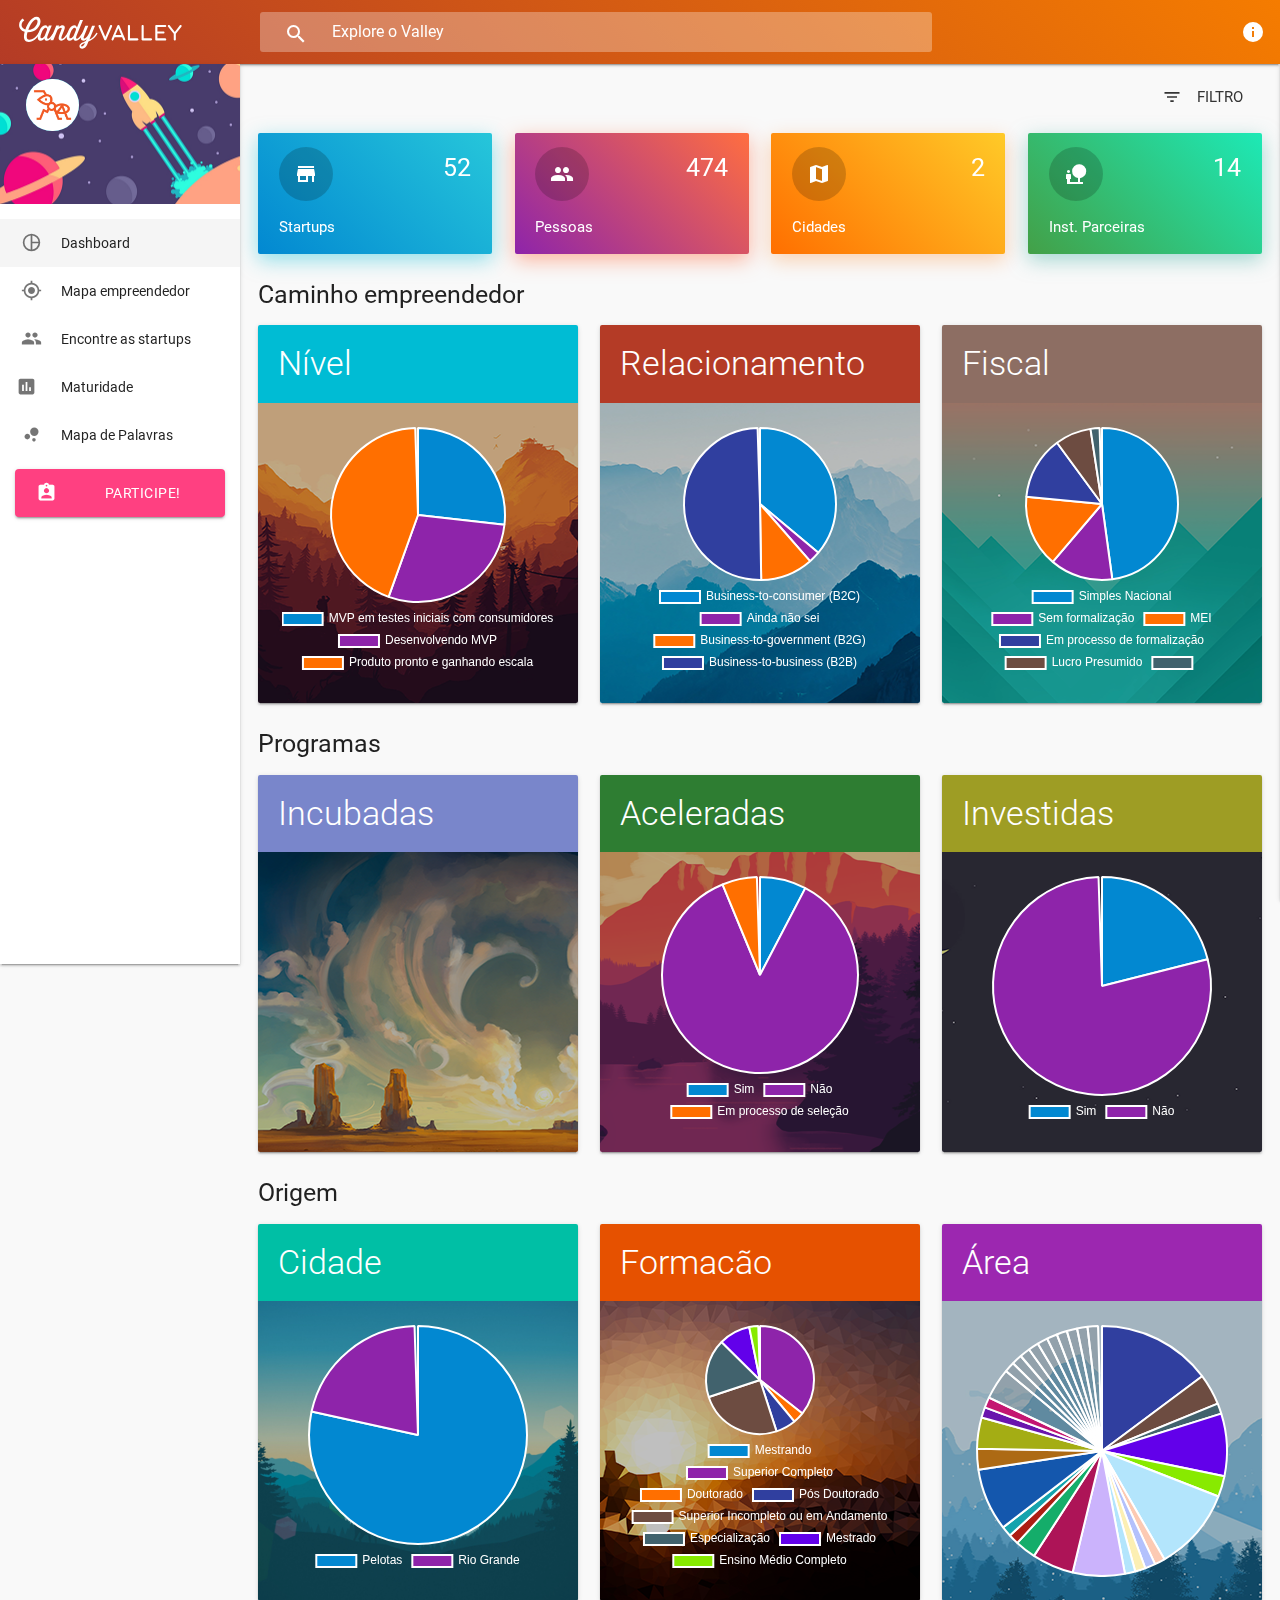
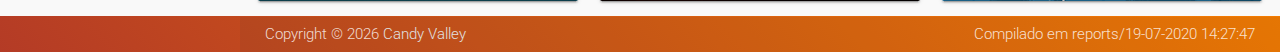
<file: datavalley/index.html>
<!DOCTYPE html>
<html lang="en">
  <!--================================================================================
	Item Name: Materialize - Material Design Admin Template
	Version: 4.0
	Author: PIXINVENT
	Author URL: https://themeforest.net/user/pixinvent/portfolio
  ================================================================================ -->
  <head>
    <meta http-equiv="Content-Type" content="text/html; charset=UTF-8">
    <meta name="viewport" content="width=device-width, initial-scale=1">
    <meta http-equiv="X-UA-Compatible" content="IE=edge">
    <meta name="msapplication-tap-highlight" content="no">
    <meta name="description" content="Candy Valley: O vale empreendedor da região sul">
    <meta name="keywords" content="Candy Valley, Startup, Empreendedorismo, Região Sul, Rio Grande do Sul">
    <title>Candy Valley - Dados do Ecossistema da Região Sul</title>
    <!-- Favicons-->
    <link rel="icon" href="images/favicon/favicon-32x32.png" sizes="32x32">
    <!-- Favicons-->
    <link rel="apple-touch-icon-precomposed" href="images/favicon/apple-icon-152x152.png">
    <!-- For iPhone -->
    <meta name="msapplication-TileColor" content="#00bcd4">
    <meta name="msapplication-TileImage" content="images/favicon/apple-icon-114x114.png">

    <script async src="https://www.googletagmanager.com/gtag/js?id=UA-15017193-10"></script>

    <!-- For Windows Phone -->
    <!-- CORE CSS-->
    <link href="css//materialize.css" type="text/css" rel="stylesheet">
    <link href="css//style.css" type="text/css" rel="stylesheet">
    <link href="css//chart.min.css" type="text/css" rel="stylesheet">
    <!-- Custome CSS-->
    <link href="css/custom/custom.css" type="text/css" rel="stylesheet">
    <!-- INCLUDED PLUGIN CSS ON THIS PAGE -->
    <link href="vendors/perfect-scrollbar/perfect-scrollbar.css" type="text/css" rel="stylesheet">
    <link href="vendors/flag-icon/css/flag-icon.min.css" type="text/css" rel="stylesheet">
  </head>
  <body>
    <!-- Start Page Loading -->
    <div id="loader-wrapper">
      <div id="loader"></div>
      <div class="loader-section section-left"></div>
      <div class="loader-section section-right"></div>
    </div>
    <!-- End Page Loading -->
    <!-- //////////////////////////////////////////////////////////////////////////// -->
    <!-- START HEADER -->
    <header id="header" class="page-topbar">
      <!-- start header nav-->
      <div class="navbar-fixed">
        <nav class="navbar-color gradient-45deg-deep-orange-orange">
          <div class="nav-wrapper">
            <ul class="left">
              <li>
                <h1 class="logo-wrapper">
                  <a href="index.html" class="brand-logo darken-1">
                    <img src="images/logo/candy_valley_white.svg" alt="materialize logo">
                  </a>
                </h1>
              </li>
            </ul>
            <div class="header-search-wrapper hide-on-med-and-down">
              <i class="material-icons">search</i>
              <input id="searchvalley" type="text" name="Search" class="header-search-input z-depth-2" placeholder="Explore o Valley" />
            </div>
            <ul class="right hide-on-med-and-down">
              <li>
                <a href="#" data-activates="chat-out" class="waves-effect waves-block waves-light chat-collapse">
                  <i class="material-icons">info</i>
                </a>
              </li>
            </ul>
          </div>
        </nav>
      </div>
      <!-- end header nav-->
    </header>
    <!-- END HEADER -->
    <!-- //////////////////////////////////////////////////////////////////////////// -->
    <!-- START MAIN -->
    <div id="main">
      <!-- START WRAPPER -->
      <div class="wrapper">
        <!-- START LEFT SIDEBAR NAV-->
        <aside id="left-sidebar-nav">
          <ul id="slide-out" class="side-nav fixed leftside-navigation">
            <li class="user-details cyan darken-2">
              <div class="row">
                <div class="col col s4 m4 l4">
                  <img src="images/favicon/apple-icon-precomposed.png" alt="" class="circle responsive-img valign profile-image cyan">
                </div>
                <div class="col s12" style="height: 56px">

                </div>
              </div>
            </li>
            <li class="no-padding">
              <ul class="collapsible" data-collapsible="accordion">
                <li class="bold active">
                  <a href="index.html" class="waves-effect waves-cyan">
                      <i class="material-icons">pie_chart_outlined</i>
                      <span class="nav-text">Dashboard</span>
                    </a>
                </li>
                <li class="bold">
                  <a href="startup_map.html" class="waves-effect waves-cyan">
                    <i class="material-icons">my_location</i>
                    <span class="nav-text">Mapa empreendedor</span>
                  </a>
                </li>
                <li class="bold">
                  <a href="startup_lista.html" class="waves-effect waves-cyan">
                    <i class="material-icons">people</i>
                    <span class="nav-text">Encontre as startups</span>
                  </a>
                </li>
                <li class="bold">
                  <a href="startup_maturidade.html" class="waves-effect waves-cyan">
                    <i class="material-icons">insert_chart_outlined</i>
                    <span class="nav-text">Maturidade</span>
                  </a>
                </li>
                <li class="bold">
                  <a href="startup_word_cloud.html" class="waves-effect waves-cyan">
                    <i class="material-icons">bubble_chart</i>
                    <span class="nav-text">Mapa de Palavras</span>
                  </a>
                </li>
                <li>
                  <a class="btn waves-effect waves-light" href="http://candyvalley.com.br/#pricing" target="_blank">
                    <i class="material-icons white-text">assignment_ind</i>Participe!
                  </a>
                </li>
              </ul>
            </li>
          </ul>
          <a href="#" data-activates="slide-out" class="sidebar-collapse btn-floating btn-medium waves-effect waves-light hide-on-large-only" style="background-color: transparent;box-shadow: none">
            <i class="material-icons">menu</i>
          </a>
        </aside>
        <!-- END LEFT SIDEBAR NAV-->
        <!-- //////////////////////////////////////////////////////////////////////////// -->
        <!-- START CONTENT -->
        <section id="content">
          <!--start container-->
          <div class="container">
            <!--card stats start-->

            <div class="filters">
              <div class="row" style="padding-top: 15px;">
                <div class="right">
                  <a class="waves-effect waves-light btn-flat" onclick="filter_clicked()"><i class="material-icons left">filter_list</i> Filtro</a>
                </div>
              </div>
              <div id="filter_itens" class="row" style="display: none">
                <div class="input-field col s2">
                  <select id="filter_cities">
                    <option value="all" selected>Todas</option>
                    <option value="pelotas">Pelotas</option>
                    <option value="riogrande">Rio Grande</option>
                  </select>
                  <label>Cidades</label>
                </div>
                <div class="input-field col s2">
                  <select id="filter_incubators">
                    <option value="all" selected>Todas</option>
                    <option value="sim">Sim</option>
                    <option value="no">Não</option>
                  </select>
                  <label>Já foi incubada</label>
                </div>
                <div class="input-field col s2">
                  <select id="filter_investment">
                    <option value="all" selected>Todas</option>
                    <option value="yes">Sim</option>
                    <option value="no">Não</option>
                  </select>
                  <label>Já teve investimento</label>
                </div>
                <div class="input-field col s2">
                  <select id="filter_accelerated">
                    <option value="all" selected>Todas</option>
                    <option value="yes">Sim</option>
                    <option value="no">Não</option>
                  </select>
                  <label>Já foi acelerada</label>
                </div>
                <div class="input-field col s2">
                  <select multiple id="filter_relationship">
                    <option value="all" selected>Todas</option>
                    <option value="b2g">B2G</option>
                    <option value="b2b">B2B</option>
                    <option value="b2c">B2C</option>
                  </select>
                  <label>Relação de negócio</label>
                </div>
              </div>
            </div>

            <div id="card-stats">
              <div class="row mt-1">
                <div class="col s12 m6 l3">
                  <div class="card gradient-45deg-light-blue-cyan gradient-shadow min-height-100 white-text">
                    <div class="padding-4">
                      <div class="col s7 m7">
                        <i class="material-icons background-round mt-5">store_mall_directory</i>
                        <p>Startups</p>
                      </div>
                      <div class="col s5 m5 right-align">
                        <h5 id="number_startups" class="mb-0">690</h5>
                        <p class="no-margin"></p>
                        <p></p>
                      </div>
                    </div>
                  </div>
                </div>
                <div class="col s12 m6 l3">
                  <div class="card gradient-45deg-purple-deep-orange gradient-shadow min-height-100 white-text">
                    <div class="padding-4">
                      <div class="col s7 m7">
                        <i class="material-icons background-round mt-5">people</i>
                        <p>Pessoas</p>
                      </div>
                      <div class="col s5 m5 right-align">
                        <h5 id="number_statups_people" class="mb-0">483</h5>
                        <p class="no-margin"></p>
                        <p></p>
                      </div>
                    </div>
                  </div>
                </div>
                <div class="col s12 m6 l3">
                  <div class="card gradient-45deg-amber-amber gradient-shadow min-height-100 white-text">
                    <div class="padding-4">
                      <div class="col s7 m7">
                        <i class="material-icons background-round mt-5">map</i>
                        <p>Cidades</p>
                      </div>
                      <div class="col s5 m5 right-align">
                        <h5 id="number_cities" class="mb-0">25</h5>
                        <p class="no-margin"></p>
                        <p></p>
                      </div>
                    </div>
                  </div>
                </div>
                <div class="col s12 m6 l3">
                  <div class="card gradient-45deg-green-teal gradient-shadow min-height-100 white-text">
                    <div class="padding-4">
                      <div class="col s7 m7">
                        <i class="material-icons background-round mt-5">nature_people</i>
                        <p>Inst. Parceiras</p>
                      </div>
                      <div class="col s5 m5 right-align">
                        <h5 class="mb-0">14</h5>
                        <p class="no-margin"></p>
                        <p></p>
                      </div>
                    </div>
                  </div>
                </div>
              </div>
            </div>

            <!--card widgets start-->
            <div id="card-widgets">
              <div class="row">

                <div class="col s12">
                  <h5>Caminho empreendedor</h5>
                </div>

                <div class="col s12 m12 l4">
                  <div id="flight-card" class="card">
                    <div class="card-header cyan">
                      <div class="card-title">
                        <h4 class="flight-card-title">Nível</h4>
                      </div>
                    </div>
                    <div class="card-content-bg white-text" style="background: url(images/gallary/8.png) no-repeat center center;">
                      <div class="card-content" style="min-height: 300px;">
                        <canvas id="chart-area-levels"></canvas>
                      </div>
                    </div>
                  </div>
                </div>

                <div class="col s12 m12 l4">
                  <div id="flight-card" class="card">
                    <div class="card-header candy_background_color" >
                      <div class="card-title">
                        <h4 class="flight-card-title">Relacionamento</h4>
                      </div>
                    </div>
                    <div class="card-content-bg white-text" style="background: url(images/gallary/24.png) no-repeat center center;">
                      <div class="card-content" style="min-height: 300px;">
                        <canvas id="chart-area-relationships"></canvas>
                      </div>
                    </div>
                  </div>
                </div>

                <div class="col s12 m12 l4">
                  <div id="flight-card" class="card">
                    <div class="card-header brown lighten-1">
                      <div class="card-title">
                        <h4 class="flight-card-title">Fiscal</h4>
                      </div>
                    </div>
                    <div class="card-content-bg white-text" style="background: url(images/gallary/26.png) no-repeat center center;">
                      <div class="card-content" style="min-height: 300px;">
                        <canvas id="chart-area-taxs"></canvas>
                      </div>
                    </div>
                  </div>
                </div>

                <div class="col s12">
                  <h5>Programas</h5>
                </div>

                <div class="col s12 m12 l4">
                  <div id="flight-card" class="card">
                    <div class="card-header indigo lighten-2">
                      <div class="card-title">
                        <h4 class="flight-card-title">Incubadas</h4>
                      </div>
                    </div>
                    <div class="card-content-bg white-text" style="background: url(images/gallary/5.png) no-repeat center center;">
                      <div class="card-content" style="min-height: 300px;">
                        <canvas id="chart-area-incubutors"></canvas>
                      </div>
                    </div>
                  </div>
                </div>

                <div class="col s12 m12 l4">
                  <div id="flight-card" class="card">
                    <div class="card-header green darken-3">
                      <div class="card-title">
                        <h4 class="flight-card-title">Aceleradas</h4>
                      </div>
                    </div>
                    <div class="card-content-bg white-text" style="background: url(images/gallary/13.png) no-repeat center center;">
                      <div class="card-content" style="min-height: 300px;">
                        <canvas id="chart-area-accelerateds"></canvas>
                      </div>
                    </div>
                  </div>
                </div>

                <div class="col s12 m12 l4">
                  <div id="flight-card" class="card">
                    <div class="card-header lime darken-3">
                      <div class="card-title">
                        <h4 class="flight-card-title">Investidas</h4>
                      </div>
                    </div>
                    <div class="card-content-bg white-text" style="background: url(images/gallary/32.png) no-repeat center center;">
                      <div class="card-content" style="min-height: 300px;">
                        <canvas id="chart-area-investiments"></canvas>
                      </div>
                    </div>
                  </div>
                </div>

                <div class="col s12">
                  <h5>Origem</h5>
                </div>

                <div class="col s12 m12 l4">
                  <div id="flight-card" class="card">
                    <div class="card-header teal accent-4">
                      <div class="card-title">
                        <h4 class="flight-card-title">Cidade</h4>
                        <!-- <p class="flight-card-date">Origem das startups</p>-->
                      </div>
                    </div>
                    <div class="card-content-bg white-text">
                      <div class="card-content" style="min-height: 300px;">
                        <canvas id="chart-area-cities"></canvas>
                      </div>
                    </div>
                  </div>
                </div>

                <div class="col s12 m12 l4">
                  <div id="flight-card" class="card">
                    <div class="card-header orange darken-4">
                      <div class="card-title">
                        <h4 class="flight-card-title">Formacão</h4>
                      </div>
                    </div>
                    <div class="card-content-bg white-text" style="background: url(images/gallary/16.png) no-repeat center center;">
                      <div class="card-content" style="min-height: 300px;">
                        <canvas id="chart-area-educations"></canvas>
                      </div>
                    </div>
                  </div>
                </div>

                <div class="col s12 m12 l4">
                  <div id="flight-card" class="card">
                    <div class="card-header purple">
                      <div class="card-title">
                        <h4 class="flight-card-title">Área</h4>
                      </div>
                    </div>
                    <div class="card-content-bg white-text" style="background: url(images/gallary/29.png) no-repeat center center;">
                      <div class="card-content" style="min-height: 300px;">
                        <canvas id="chart-area-models"></canvas>
                      </div>
                    </div>
                  </div>
                </div>

              </div>
            </div>
            <!--card widgets end-->

            <!--work collections start-->

            <!--work collections end-->
            
            <!-- //////////////////////////////////////////////////////////////////////////// -->
          </div>
          <!--end container-->
        </section>
        <!-- END CONTENT -->
        <!-- START RIGHT SIDEBAR NAV-->
        <aside id="right-sidebar-nav">
          <ul id="chat-out" class="side-nav rightside-navigation">
            <li class="li-hover">
              <div class="row">
                <div class="col s12 border-bottom-1 mt-5">
                  <ul class="tabs">
                    <li class="tab col s4">
                      <a href="#chatapp">
                        <span class="material-icons">info</span>
                      </a>
                    </li>
                  </ul>
                </div>
                <div id="chatapp" class="col s12">
                  <div class="collection border-none">
                    <a href="#!" class="collection-item avatar border-none">
                      <img src="images/favicon/apple-icon-114x114.png" alt="" class="circle">
                      <span class="line-height-0 candy_color">Filtros de Startups </span>
                      <p class="medium-small blue-grey-text text-lighten-3">Utilize os filtros para ver dados apenas de cidades etc. </p>
                    </a>
                  </div>
                  <div class="collection border-none">
                    <a href="#!" class="collection-item avatar border-none">
                      <img src="images/favicon/apple-icon-114x114.png" alt="" class="circle">
                      <span class="line-height-0 candy_color">Atualizacão de dados </span>
                      <p class="medium-small blue-grey-text text-lighten-3">Acompanhe no rodapé a última atualização dos dados. </p>
                    </a>
                  </div>
                </div>
              </div>
            </li>
          </ul>
        </aside>
        <!-- END RIGHT SIDEBAR NAV-->
      </div>
      <!-- END WRAPPER -->
    </div>
    <!-- END MAIN -->
    <!-- //////////////////////////////////////////////////////////////////////////// -->
    <!-- START FOOTER -->
    <footer class="page-footer gradient-45deg-deep-orange-orange">
        <div class="footer-copyright">
          <div class="container">
            <span>Copyright ©
              <script type="text/javascript">
                document.write(new Date().getFullYear());
              </script> <a class="grey-text text-lighten-2" href="http://candyvalley.com.br" target="_blank">Candy Valley</a></span>
              <span class="right hide-on-small-only"> Compilado em <span id="compiled_at">27 de Nov. 2019</span>
          </div>
        </div>
    </footer>
    <!-- END FOOTER -->
    <!-- ================================================
    Scripts
    ================================================ -->
    <!-- jQuery Library -->
    <script type="text/javascript" src="vendors/jquery-3.2.1.min.js"></script>
    <!--materialize js-->
    <script type="text/javascript" src="js/materialize.min.js"></script>
    <!--scrollbar-->
    <script type="text/javascript" src="vendors/perfect-scrollbar/perfect-scrollbar.min.js"></script>
    <!--plugins.js - Some Specific JS codes for Plugin Settings-->
    <script type="text/javascript" src="js/plugins.js"></script>
    <script type="text/javascript" src="js/chart.min.js"></script>

    <!--custom-script.js - Add your own theme custom JS-->
    <script type="text/javascript" src="js/custom-script.js"></script>

  </body>
</html>
</file>
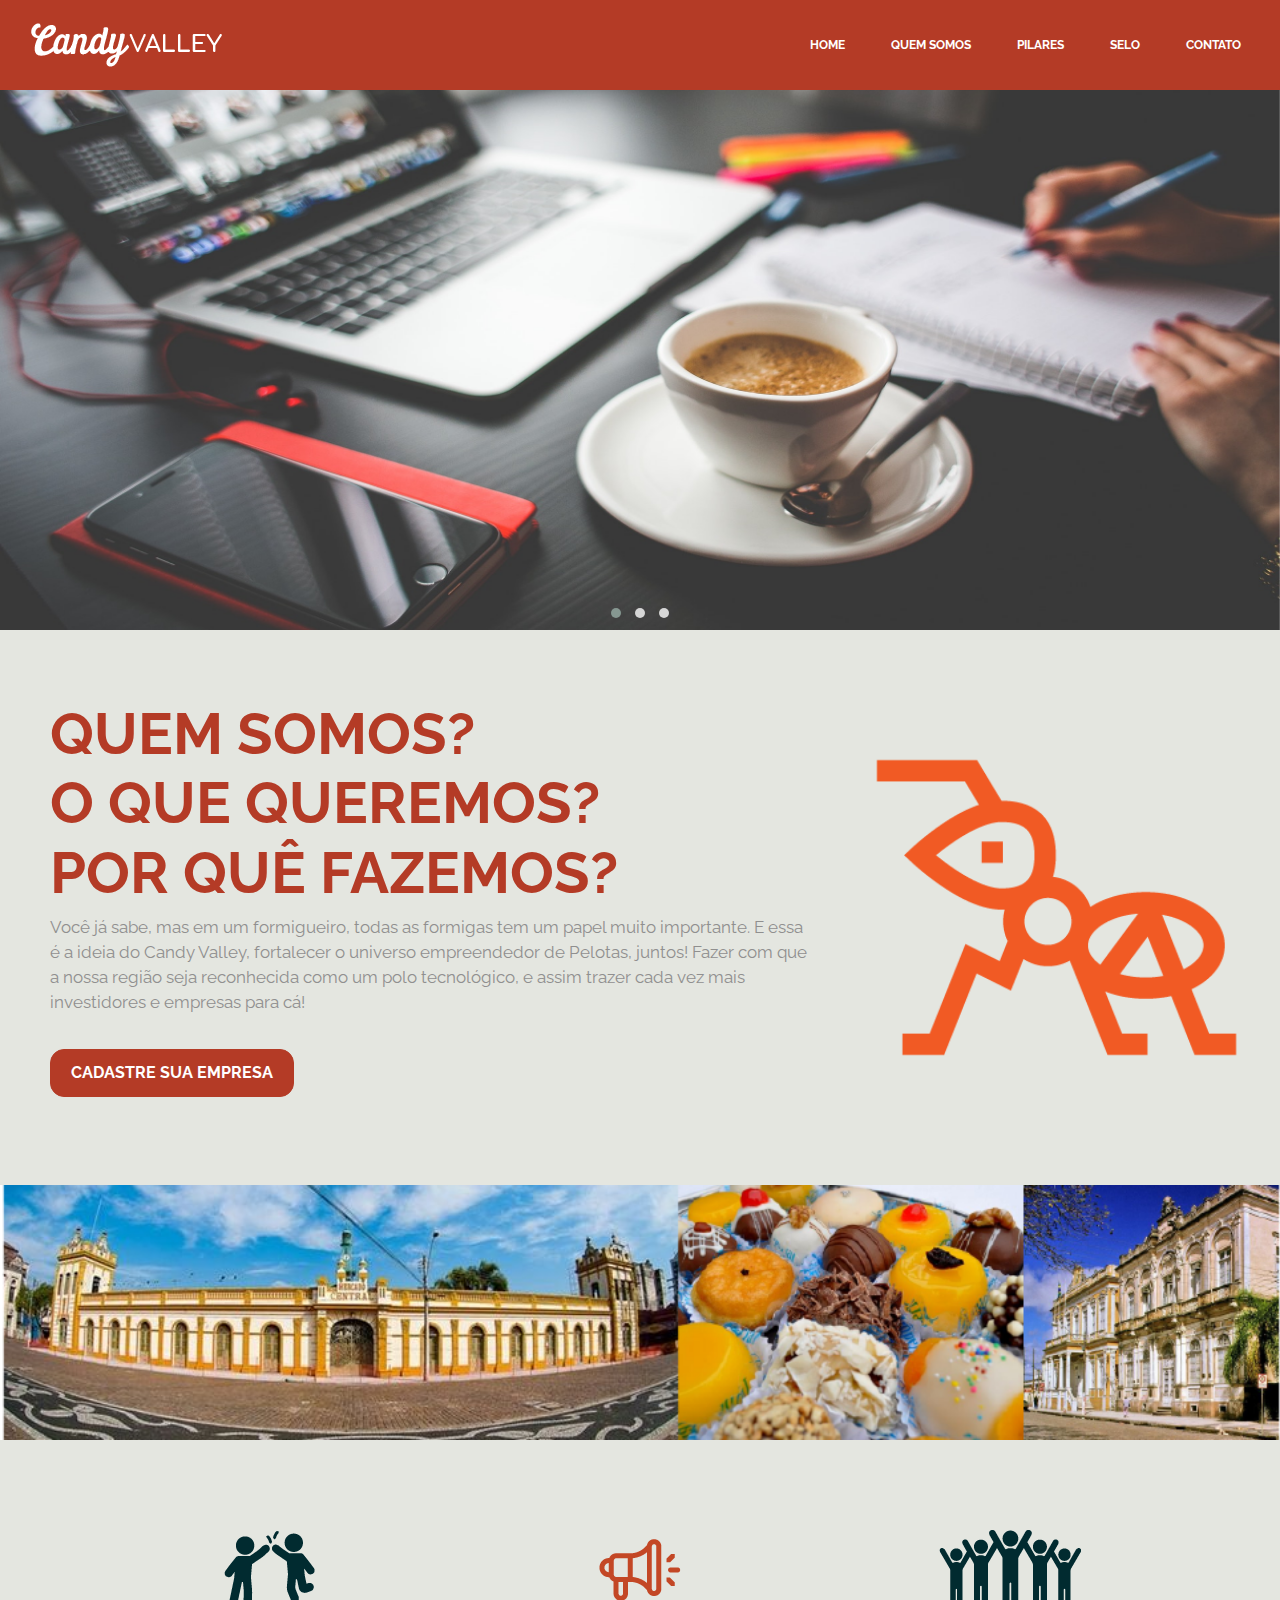
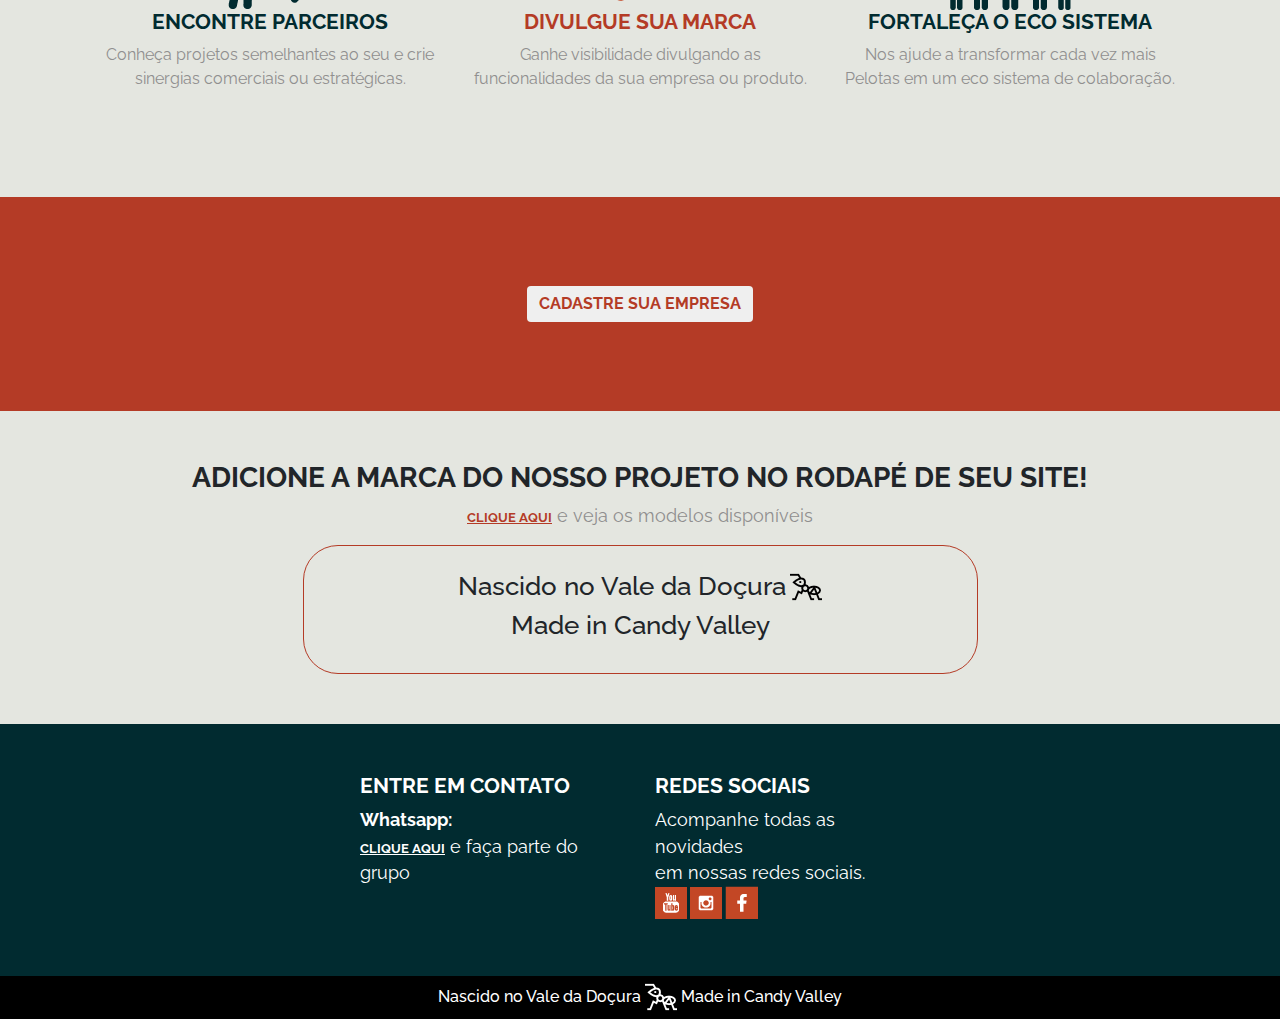
<file: sources/site_old/index.html>
<!DOCTYPE html>
<html lang="pt_br">

<head>
    <meta charset="UTF-8">
    <meta name="viewport" content="width=device-width, initial-scale=1.0">
    <meta http-equiv="X-UA-Compatible" content="ie=edge">
    <link rel="stylesheet" href="https://maxcdn.bootstrapcdn.com/bootstrap/4.1.0/css/bootstrap.min.css">
    <link rel="stylesheet" href="plugins/owl-carousel/css/owl.carousel.min.css">
    <link rel="stylesheet" href="plugins/owl-carousel/css/owl.theme.default.min.css">
    <link href="https://fonts.googleapis.com/css?family=Raleway:300,400,600,700" rel="stylesheet">
    <link rel="stylesheet" href="https://use.fontawesome.com/releases/v5.2.0/css/all.css" integrity="sha384-hWVjflwFxL6sNzntih27bfxkr27PmbbK/iSvJ+a4+0owXq79v+lsFkW54bOGbiDQ"
        crossorigin="anonymous">
    <link rel="stylesheet" href="css/main.css">
    <meta name="description" content="Você já sabe, mas em um formigueiro, todas as formigas tem um papel muito importante. E essa é a ideia do Candy Valley, fortalecer o universo empreendedor de Pelotas, juntos! Fazer com que a nossa região seja reconhecida como um polo tecnológico, e assim trazer cada vez mais investidores e empresas para cá!" />
    <meta name="keywords" content="Pelotas, Tecnologia, candyvalley, candyvalley pelotas, parque tecnologico"/>
    <script src="js/jquery-3.3.1.min.js"></script>
    <script async src="https://www.googletagmanager.com/gtag/js?id=UA-15017193-10"></script>


    <title>CandyValley</title>
</head>

<body id="home">
    <div class="pos-f-t responsive">
        <nav class="navbar bgorange">
            <a class="navbar-brand" href="#">
                <img src="image/site-02.png">
            </a>
            <button class="navbar-toggler bgwhite" type="button" data-toggle="collapse" data-target="#navbarToggleExternalContent"
                aria-controls="navbarToggleExternalContent" aria-expanded="false" aria-label="Toggle navigation">
                <i class="fas fa-bars fa-sm orange bars"></i>
            </button>
        </nav>

    </div>
    <nav class="navbar navbar-expand-sm bgorange no-responsive">
        <!-- Brand/logo -->
        <a class="navbar-brand" href="#">
            <img src="image/site-02.png">
        </a>

        <!-- Links -->
        <ul class="navbar-nav mlauto">
            <li class="nav-item">
                <a class="nav-link menu" href="#home">Home</a>
            </li>
            <li class="nav-item">
                <a class="nav-link menu" href="#quem-somos">Quem Somos</a>
            </li>
            <li class="nav-item">
                <a class="nav-link menu" href="#pilares">Pilares</a>
            </li>
            <!-- <li class="nav-item">
                <a class="nav-link menu" href="#parceiros">Parceiros</a>
            </li> -->
            <li class="nav-item">
                <a class="nav-link menu" href="#selo">Selo</a>
            </li>
            <!-- <li class="nav-item">
                <a class="nav-link menu" href="#">Blog</a>
            </li> -->
            <li class="nav-item">
                <a class="nav-link menu" href="#contato">Contato</a>
            </li>
        </ul>
    </nav>

    <section class="no-responsive" id="slider" style="background-attachment: fixed;">
        <div class="owl-carousel owl-theme" style="background-attachment: fixed;">
            <div class="item" style="background: url('image/ft2.jpeg') no-repeat;"></div>
            <div class="item" style="background: url('image/ft1.jpeg') no-repeat;"></div>
            <div class="item" style="background: url('image/ft3.jpeg') no-repeat;"></div>
        </div>

    </section>
    <section id="slider" class="responsive">
        <div class="owl-carousel owl-theme">
            <div style="background: url('image/ft2-2.jpeg') no-repeat;" class="item"></div>
            <div style="background: url('image/ft1-1.jpeg') no-repeat;" class="item"></div>
            <div style="background: url('image/ft3-3.jpeg') no-repeat;" class="item"></div>
        </div>
        <div>
            <nav id="navbarToggleExternalContent" class=" bg-menu-resp collapse">
                <ul class="navbar-nav mlauto">
                    <li class="nav-item">
                        <a class="nav-link menu" href="#home">Home</a>
                    </li>
                    <li class="nav-item">
                        <a class="nav-link menu" href="#quem-somos">Quem Somos</a>
                    </li>
                    <li class="nav-item">
                        <a class="nav-link menu" href="#pilares">Pilares</a>
                    </li>
                    <li class="nav-item">
                        <a class="nav-link menu" href="#parceiros">Parceiros</a>
                    </li>
                    <li class="nav-item">
                        <a class="nav-link menu" href="#selo">Selo</a>
                    </li>
                    <li class="nav-item">
                        <a class="nav-link menu" href="#">Blog</a>
                    </li>
                    <li class="nav-item">
                        <a class="nav-link menu" href="#contato">Contato</a>
                    </li>
                </ul>
            </nav>
        </div>
    </section>
    <section id="quem-somos" class="bggrey">
        <div class="row">
            <div class="col-md-8 flex aicenter">
                <div class="mlauto">
                    <h3 class="fs50 orange bold upper">Quem somos?
                        <br> O que queremos?
                        <br>Por quê fazemos?
                    </h3>
                    <p class="grey">Você já sabe, mas em um formigueiro, todas as formigas tem um papel muito
                        importante. E essa é a ideia do Candy Valley, fortalecer o universo empreendedor de Pelotas, juntos! Fazer com que a nossa
                        região seja reconhecida como um polo tecnológico, e assim trazer cada vez mais investidores e empresas para cá!
                    </p>
                    <a href="mailto:candyvalleypel@gmail.com?Subject=Cadastrar%20empresa"><button class="btn btn-primary bold upper bgorange button">Cadastre
                            sua empresa</button></a>
                </div>
            </div>
            <div class="col-md-4">
                <img class="formiga" src="image/formiga2-01.png">
            </div>
        </div>
    </section>
    <section>
        <img src="image/site-12.png" class="image-middle">
    </section>
    <section id="pilares" class="bggrey">
        <div class="row">
            <div class="col-md-4 tcenter">
                <img src="image/site-06.png" class="mauto">
                <h4 class="upper bold blue">Encontre parceiros</h4>
                <p class="grey">Conheça projetos semelhantes ao seu e crie sinergias comerciais ou estratégicas.</p>
            </div>
            <div class="col-md-4 tcenter">
                <img src="image/site-07.png" class="mauto">
                <h4 class="upper orange bold">Divulgue sua marca</h4>
                <p class="grey">Ganhe visibilidade divulgando as funcionalidades da sua empresa ou produto.</p>
            </div>
            <div class="col-md-4 tcenter">
                <img src="image/site-05.png" class="mauto">
                <h4 class="upper bold blue">Fortaleça o eco sistema</h4>
                <p class="grey">Nos ajude a transformar cada vez mais Pelotas em um eco sistema de colaboração.</p>
            </div>
        </div>
    </section>
    <!-- <section id="iframe" hidden>
        <iframe src='https://classic.mapme.com/souwebpel' width='100%' height='100%' marginwidth=0 marginheight=0
            hspace=0 vspace=0 frameborder=0 scrolling='no' border=0>
        </iframe>
    </section> -->
    <section class="bgorange ">
        <div class="ptb65  ptb50-response">
            <a href="mailto:candyvalleypel@gmail.com?Subject=Cadastrar%20empresa">
                <button class="btn upper bold orange empresa">Cadastre sua empresa</button>
            </a>
        </div>
    </section>
    <!-- <section class="bgblue numeros">
        <div class="row">
            <div class="col-md-4 tcenter">
                <h4 class="upper bold white fsh4">
                    <span class="counter1"></span>
                </h4>
                <p class="white upper bold">Pareciros</p>
            </div>
            <div class="col-md-4 tcenter">
                <h4 class="upper white bold fsh4">
                    <span class="counter2"></span><span>.</span><span class="counter3"></span>
                </h4>
                <p class="white upper bold">Dinheiro investido na região</p>
            </div>
            <div class="col-md-4 tcenter">
                <h4 class="upper bold white fsh4">
                    <span class="counter4"></span>
                </h4>
                <p class="white upper bold">Novos parceiros</p>
            </div>
        </div>
    </section> -->
    <section id="selo" class="bggrey p50">
        <div class="tcenter mb30-response">
            <h3 class="upper bold">Adicione a marca do nosso projeto no rodapé de seu site!</h3>
            <p class="grey fs-clique-aqui">
                <a href="https://drive.google.com/drive/folders/1HM6wEPJ5ru87RzE9L4TLBPkso03ZFKNI?usp=sharing" target="_blank"
                    class="bold no-margin unline orange">Clique aqui</a> e veja os modelos
                disponíveis</p>
            <div class="borda-nascido">
                <h4 class="inblock fs-txt-formiga">Nascido no Vale da Doçura</h4>
                <img src="image/ant-preto.png" style="vertical-align: top">
                <h4 class="inblock fs-txt-formiga">Made in Candy Valley</h4>
            </div>
        </div>
        <!-- <div id="parceiros" class="tcenter p50 p30-response">
            <h4 class="upper bold p50 no-margin">Idealizadores</h4>
            <div class="row">
                <div class="col-md-2">
                </div>
                <div class="col-md-8">
                    <img src="image/site-10.png" alt="Donamaid">
                </div>
                <div class="col-md-2">
                </div>
            </div>
        </div> -->
    </section>
    <section id="contato" class="bgblue p50">
        <div class="row mauto contato">
            <div class="col-sm-6">
                <h4 class="upper bold white">Entre em contato</h3>
                    <p class="white fs-clique-aqui">
                        <span class="bold">Whatsapp: <br /></span> <a href="https://chat.whatsapp.com/invite/KNRfBC0h7QZ4FocrqXoMiE" target="_blank"
                            class="no-margin white unline">Clique aqui</a> e faça parte do grupo</p>
            </div>
            <div class="col-sm-6">
                <h4 class="upper bold white">Redes sociais</h3>
                    <p class="white fs-clique-aqui no-margin">Acompanhe todas as novidades
                        <br>em nossas redes sociais.</p>
                    <a href="#" class="no-margin">
                        <img src="image/site-16.png" class="icones">
                    </a>
                    <a href="https://www.instagram.com/candyvalleypel/" target="_blank" class="no-margin">
                        <img src="image/site-17.png" class="icones">
                    </a>
                    <a href="https://www.facebook.com/candyvalleypel/" target="_blank" class="no-margin">
                        <img src="image/site-18.png" class="icones">
                    </a>
            </div>
        </div>
    </section>
    <section class="bgblack rodape">
        <div class="tcenter">
            <h4 class="inblock white fsrodape">Nascido no Vale da Doçura</h4>
            <img src="image/ant.png">
            <h4 class="inblock white fsrodape">Made in Candy Valley</h4>
        </div>
    </section>
<!--     <section>
        <div class="tcenter bggrey">
            <p class="dev">Desenvolvido por <span class="klaes unline bold">Rodrigo Klaes</span></p>
        </div>
    </section> -->
    <script src="plugins/owl-carousel/js/owl.carousel.js"></script>
    <script src="https://cdnjs.cloudflare.com/ajax/libs/popper.js/1.14.0/umd/popper.min.js"></script>
    <script src="https://maxcdn.bootstrapcdn.com/bootstrap/4.1.0/js/bootstrap.min.js"></script>
    <script src="plugins/aishek-animateNumber/jquery.animateNumber.min.js"></script>
    <script src="js/index.js"></script>
</body>

</html>
</file>
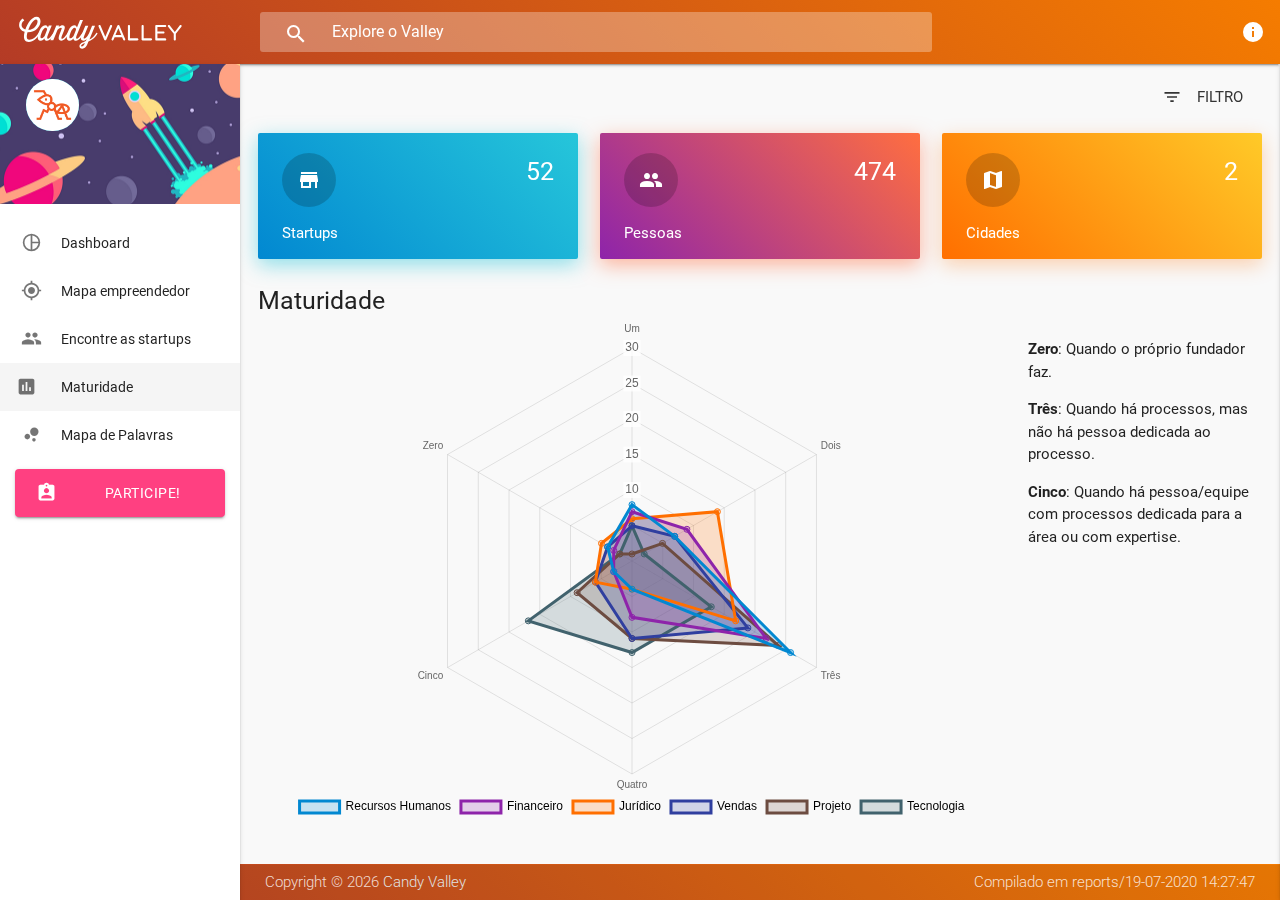
<file: datavalley/startup_maturidade.html>
<!DOCTYPE html>
<html lang="en">
  <!--================================================================================
	Item Name: Materialize - Material Design Admin Template
	Version: 4.0
	Author: PIXINVENT
	Author URL: https://themeforest.net/user/pixinvent/portfolio
  ================================================================================ -->
  <head>
    <meta http-equiv="Content-Type" content="text/html; charset=UTF-8">
    <meta name="viewport" content="width=device-width, initial-scale=1">
    <meta http-equiv="X-UA-Compatible" content="IE=edge">
    <meta name="msapplication-tap-highlight" content="no">
    <meta name="description" content="Candy Valley: O vale empreendedor da região sul">
    <meta name="keywords" content="Candy Valley, Startup, Empreendedorismo, Região Sul, Rio Grande do Sul">
    <title>Candy Valley - Dados do Ecossistema da Região Sul</title>
    <!-- Favicons-->
    <link rel="icon" href="images/favicon/favicon-32x32.png" sizes="32x32">
    <!-- Favicons-->
    <link rel="apple-touch-icon-precomposed" href="images/favicon/apple-icon-152x152.png">
    <!-- For iPhone -->
    <meta name="msapplication-TileColor" content="#00bcd4">
    <meta name="msapplication-TileImage" content="images/favicon/apple-icon-114x114.png">


    <script async src="https://www.googletagmanager.com/gtag/js?id=UA-15017193-10"></script>

    <!-- For Windows Phone -->
    <!-- CORE CSS-->
    <link href="css//materialize.css" type="text/css" rel="stylesheet">
    <link href="css//style.css" type="text/css" rel="stylesheet">
    <link href="css//chart.min.css" type="text/css" rel="stylesheet">
    <!-- Custome CSS-->
    <link href="css/custom/custom.css" type="text/css" rel="stylesheet">
    <!-- INCLUDED PLUGIN CSS ON THIS PAGE -->
    <link href="vendors/perfect-scrollbar/perfect-scrollbar.css" type="text/css" rel="stylesheet">
    <link href="vendors/flag-icon/css/flag-icon.min.css" type="text/css" rel="stylesheet">
  </head>
  <body>
    <!-- Start Page Loading -->
    <div id="loader-wrapper">
      <div id="loader"></div>
      <div class="loader-section section-left"></div>
      <div class="loader-section section-right"></div>
    </div>
    <!-- End Page Loading -->
    <!-- //////////////////////////////////////////////////////////////////////////// -->
    <!-- START HEADER -->
    <header id="header" class="page-topbar">
      <!-- start header nav-->
      <div class="navbar-fixed">
        <nav class="navbar-color gradient-45deg-deep-orange-orange">
          <div class="nav-wrapper">
            <ul class="left">
              <li>
                <h1 class="logo-wrapper">
                  <a href="index.html" class="brand-logo darken-1">
                    <img src="images/logo/candy_valley_white.svg" alt="materialize logo">
                  </a>
                </h1>
              </li>
            </ul>
            <div class="header-search-wrapper hide-on-med-and-down">
              <i class="material-icons">search</i>
              <input id="searchvalley" type="text" name="Search" class="header-search-input z-depth-2" placeholder="Explore o Valley" />
            </div>
            <ul class="right hide-on-med-and-down">
              <li>
                <a href="#" data-activates="chat-out" class="waves-effect waves-block waves-light chat-collapse">
                  <i class="material-icons">info</i>
                </a>
              </li>
            </ul>
          </div>
        </nav>
      </div>
      <!-- end header nav-->
    </header>
    <!-- END HEADER -->
    <!-- //////////////////////////////////////////////////////////////////////////// -->
    <!-- START MAIN -->
    <div id="main">
      <!-- START WRAPPER -->
      <div class="wrapper">
        <!-- START LEFT SIDEBAR NAV-->
        <aside id="left-sidebar-nav">
          <ul id="slide-out" class="side-nav fixed leftside-navigation">
            <li class="user-details cyan darken-2">
              <div class="row">
                <div class="col col s4 m4 l4">
                  <img src="images/favicon/apple-icon-precomposed.png" alt="" class="circle responsive-img valign profile-image cyan">
                </div>
                <div class="col s12" style="height: 56px">

                </div>
              </div>
            </li>
            <li class="no-padding">
              <ul class="collapsible" data-collapsible="accordion">
                <li class="bold">
                  <a href="index.html" class="waves-effect waves-cyan">
                    <i class="material-icons">pie_chart_outlined</i>
                    <span class="nav-text">Dashboard</span>
                  </a>
                </li>
                <li class="bold">
                  <a href="startup_map.html" class="waves-effect waves-cyan">
                    <i class="material-icons">my_location</i>
                    <span class="nav-text">Mapa empreendedor</span>
                  </a>
                </li>
                <li class="bold">
                  <a href="startup_lista.html" class="waves-effect waves-cyan">
                    <i class="material-icons">people</i>
                    <span class="nav-text">Encontre as startups</span>
                  </a>
                </li>
                <li class="bold active">
                  <a href="startup_maturidade.html" class="waves-effect waves-cyan">
                    <i class="material-icons">insert_chart_outlined</i>
                    <span class="nav-text">Maturidade</span>
                  </a>
                </li>
                <li class="bold">
                  <a href="startup_word_cloud.html" class="waves-effect waves-cyan">
                    <i class="material-icons">bubble_chart</i>
                    <span class="nav-text">Mapa de Palavras</span>
                  </a>
                </li>
                <li>
                  <a class="btn waves-effect waves-light" href="http://candyvalley.com.br/#pricing" target="_blank">
                    <i class="material-icons white-text">assignment_ind</i>Participe!
                  </a>
                </li>
              </ul>
            </li>
          </ul>
          <a href="#" data-activates="slide-out" class="sidebar-collapse btn-floating btn-medium waves-effect waves-light hide-on-large-only" style="background-color: transparent;box-shadow: none">
            <i class="material-icons">menu</i>
          </a>
        </aside>
        <!-- END LEFT SIDEBAR NAV-->
        <!-- //////////////////////////////////////////////////////////////////////////// -->
        <!-- START CONTENT -->
        <section id="content">
          <!--start container-->
          <div class="container">
            <!--card stats start-->

            <div class="filters">
              <div class="row" style="padding-top: 15px;">
                <div class="right">
                  <a class="waves-effect waves-light btn-flat" onclick="filter_clicked()"><i class="material-icons left">filter_list</i> Filtro</a>
                </div>
              </div>
              <div id="filter_itens" class="row" style="display: none">
                <div class="input-field col s2">
                  <select id="filter_cities">
                    <option value="all" selected>Todas</option>
                    <option value="pelotas">Pelotas</option>
                    <option value="riogrande">Rio Grande</option>
                  </select>
                  <label>Cidades</label>
                </div>
                <div class="input-field col s2">
                  <select id="filter_incubators">
                    <option value="all" selected>Todas</option>
                    <option value="sim">Sim</option>
                    <option value="no">Não</option>
                  </select>
                  <label>Já foi incubada</label>
                </div>
                <div class="input-field col s2">
                  <select id="filter_investment">
                    <option value="all" selected>Todas</option>
                    <option value="yes">Sim</option>
                    <option value="no">Não</option>
                  </select>
                  <label>Já teve investimento</label>
                </div>
                <div class="input-field col s2">
                  <select id="filter_accelerated">
                    <option value="all" selected>Todas</option>
                    <option value="yes">Sim</option>
                    <option value="no">Não</option>
                  </select>
                  <label>Já foi acelerada</label>
                </div>
                <div class="input-field col s2">
                  <select multiple id="filter_relationship">
                    <option value="all" selected>Todas</option>
                    <option value="b2g">B2G</option>
                    <option value="b2b">B2B</option>
                    <option value="b2c">B2C</option>
                  </select>
                  <label>Relação de negócio</label>
                </div>
              </div>
            </div>

            <div id="card-stats">
              <div class="row mt-1">
                <div class="col s12 m4 l4">
                  <div class="card gradient-45deg-light-blue-cyan gradient-shadow min-height-100 white-text">
                    <div class="padding-4">
                      <div class="col s7 m7">
                        <i class="material-icons background-round mt-5">store_mall_directory</i>
                        <p>Startups</p>
                      </div>
                      <div class="col s5 m5 right-align">
                        <h5 id="number_startups" class="mb-0">690</h5>
                        <p class="no-margin"></p>
                        <p></p>
                      </div>
                    </div>
                  </div>
                </div>
                <div class="col s12 m4 l4">
                  <div class="card gradient-45deg-purple-deep-orange gradient-shadow min-height-100 white-text">
                    <div class="padding-4">
                      <div class="col s7 m7">
                        <i class="material-icons background-round mt-5">people</i>
                        <p>Pessoas</p>
                      </div>
                      <div class="col s5 m5 right-align">
                        <h5 id="number_statups_people" class="mb-0">483</h5>
                        <p class="no-margin"></p>
                        <p></p>
                      </div>
                    </div>
                  </div>
                </div>
                <div class="col s12 m4 l4">
                  <div class="card gradient-45deg-amber-amber gradient-shadow min-height-100 white-text">
                    <div class="padding-4">
                      <div class="col s7 m7">
                        <i class="material-icons background-round mt-5">map</i>
                        <p>Cidades</p>
                      </div>
                      <div class="col s5 m5 right-align">
                        <h5 id="number_cities" class="mb-0">25</h5>
                        <p class="no-margin"></p>
                        <p></p>
                      </div>
                    </div>
                  </div>
                </div>
              </div>
            </div>

            <!--card widgets start-->
            <div id="card-widgets">
              <div class="row">

                <div class="col s12">
                  <h5>Maturidade</h5>
                </div>


                <div class="col s12 m9" style="min-height: 500px">
                  <canvas id="chart-area-maturities"></canvas>
                </div>

                <div class="col hide-on-small-and-down m3">
                  <p>
                    <b>Zero</b>: Quando o próprio fundador faz.
                  </p>
                  <p>
                    <b>Três</b>: Quando há processos, mas não há pessoa dedicada ao processo.
                  </p>
                  <p>
                    <b>Cinco</b>: Quando há pessoa/equipe com processos dedicada para a área ou com expertise.
                  </p>
                </div>

                <div class="col hide-on-med-and-up s12">
                  <p>
                    <b>Zero</b>: Quando o próprio fundador faz.
                  </p>
                  <p>
                    <b>Três</b>: Quando há processos, mas não há pessoa dedicada ao processo.
                  </p>
                  <p>
                    <b>Cinco</b>: Quando há pessoa/equipe com processos dedicada para a área ou com expertise.
                  </p>
                </div>

                
              </div>
            </div>
            <!--card widgets end-->

            <!--work collections start-->

            <!--work collections end-->
            
            <!-- //////////////////////////////////////////////////////////////////////////// -->
          </div>
          <!--end container-->
        </section>
        <!-- END CONTENT -->
        <!-- START RIGHT SIDEBAR NAV-->
        <aside id="right-sidebar-nav">
          <ul id="chat-out" class="side-nav rightside-navigation">
            <li class="li-hover">
              <div class="row">
                <div class="col s12 border-bottom-1 mt-5">
                  <ul class="tabs">
                    <li class="tab col s4">
                      <a href="#chatapp">
                        <span class="material-icons">info</span>
                      </a>
                    </li>
                  </ul>
                </div>
                <div id="chatapp" class="col s12">
                  <div class="collection border-none">
                    <a href="#!" class="collection-item avatar border-none">
                      <img src="images/favicon/apple-icon-114x114.png" alt="" class="circle">
                      <span class="line-height-0 candy_color">Filtros de Startups </span>
                      <p class="medium-small blue-grey-text text-lighten-3">Utilize os filtros para ver dados apenas de cidades etc. </p>
                    </a>
                  </div>
                  <div class="collection border-none">
                    <a href="#!" class="collection-item avatar border-none">
                      <img src="images/favicon/apple-icon-114x114.png" alt="" class="circle">
                      <span class="line-height-0 candy_color">Atualizacão de dados </span>
                      <p class="medium-small blue-grey-text text-lighten-3">Acompanhe no rodapé a última atualização dos dados. </p>
                    </a>
                  </div>
                </div>
              </div>
            </li>
          </ul>
        </aside>
        <!-- END RIGHT SIDEBAR NAV-->
      </div>
      <!-- END WRAPPER -->
    </div>
    <!-- END MAIN -->
    <!-- //////////////////////////////////////////////////////////////////////////// -->
    <!-- START FOOTER -->
    <footer class="page-footer gradient-45deg-deep-orange-orange">
        <div class="footer-copyright">
          <div class="container">
            <span>Copyright ©
              <script type="text/javascript">
                document.write(new Date().getFullYear());
              </script> <a class="grey-text text-lighten-2" href="http://candyvalley.com.br" target="_blank">Candy Valley</a></span>
              <span class="right hide-on-small-only"> Compilado em <span id="compiled_at">27 de Nov. 2019</span>
          </div>
        </div>
    </footer>
    <!-- END FOOTER -->
    <!-- ================================================
    Scripts
    ================================================ -->
    <!-- jQuery Library -->
    <script type="text/javascript" src="vendors/jquery-3.2.1.min.js"></script>
    <!--materialize js-->
    <script type="text/javascript" src="js/materialize.min.js"></script>
    <!--scrollbar-->
    <script type="text/javascript" src="vendors/perfect-scrollbar/perfect-scrollbar.min.js"></script>
    <!--plugins.js - Some Specific JS codes for Plugin Settings-->
    <script type="text/javascript" src="js/plugins.js"></script>
    <script type="text/javascript" src="js/chart.min.js"></script>

    <!--custom-script.js - Add your own theme custom JS-->
    <script type="text/javascript" src="js/custom-script.js"></script>

  </body>
</html>
</file>
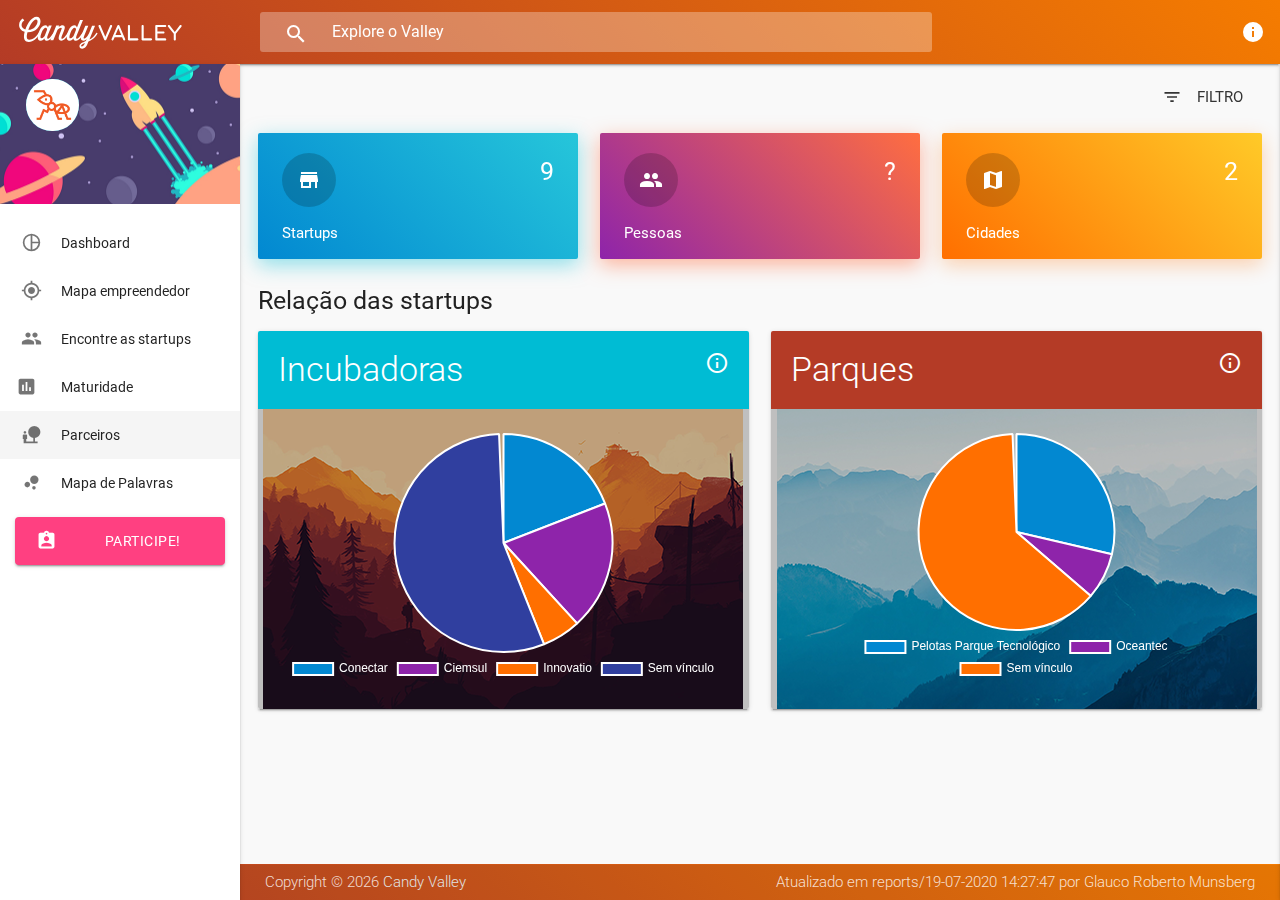
<file: datavalley/startup_parceiros.html>
<!DOCTYPE html>
<html lang="en">
  <!--================================================================================
	Item Name: Materialize - Material Design Admin Template
	Version: 4.0
	Author: PIXINVENT
	Author URL: https://themeforest.net/user/pixinvent/portfolio
  ================================================================================ -->
  <head>
    <meta http-equiv="Content-Type" content="text/html; charset=UTF-8">
    <meta name="viewport" content="width=device-width, initial-scale=1">
    <meta http-equiv="X-UA-Compatible" content="IE=edge">
    <meta name="msapplication-tap-highlight" content="no">
    <meta name="description" content="Candy Valley: O vale empreendedor da região sul">
    <meta name="keywords" content="Candy Valley, Startup, Empreendedorismo, Região Sul, Rio Grande do Sul">
    <title>Candy Valley - Dados do Ecossistema da Região Sul</title>
    <!-- Favicons-->
    <link rel="icon" href="images/favicon/favicon-32x32.png" sizes="32x32">
    <!-- Favicons-->
    <link rel="apple-touch-icon-precomposed" href="images/favicon/apple-icon-152x152.png">
    <!-- For iPhone -->
    <meta name="msapplication-TileColor" content="#00bcd4">
    <meta name="msapplication-TileImage" content="images/favicon/apple-icon-114x114.png">

    <script async src="https://www.googletagmanager.com/gtag/js?id=UA-15017193-10"></script>

    <!-- For Windows Phone -->
    <!-- CORE CSS-->
    <link href="css//materialize.css" type="text/css" rel="stylesheet">
    <link href="css//style.css" type="text/css" rel="stylesheet">
    <link href="css//chart.min.css" type="text/css" rel="stylesheet">
    <!-- Custome CSS-->
    <link href="css/custom/custom.css" type="text/css" rel="stylesheet">
    <!-- INCLUDED PLUGIN CSS ON THIS PAGE -->
    <link href="vendors/perfect-scrollbar/perfect-scrollbar.css" type="text/css" rel="stylesheet">
    <link href="vendors/flag-icon/css/flag-icon.min.css" type="text/css" rel="stylesheet">
  </head>
  <body>
    <!-- Start Page Loading -->
    <div id="loader-wrapper">
      <div id="loader"></div>
      <div class="loader-section section-left"></div>
      <div class="loader-section section-right"></div>
    </div>
    <!-- End Page Loading -->
    <!-- //////////////////////////////////////////////////////////////////////////// -->
    <!-- START HEADER -->
    <header id="header" class="page-topbar">
      <!-- start header nav-->
      <div class="navbar-fixed">
        <nav class="navbar-color gradient-45deg-deep-orange-orange">
          <div class="nav-wrapper">
            <ul class="left">
              <li>
                <h1 class="logo-wrapper">
                  <a href="https://candyvalley.com.br/?utm_source=candy%20valley&utm_medium=redirect&utm_campaign=data%20valley" class="brand-logo darken-1">
                    <img src="images/logo/candy_valley_white.svg" alt="materialize logo">
                  </a>
                </h1>
              </li>
            </ul>
            <div class="header-search-wrapper hide-on-med-and-down">
              <i class="material-icons">search</i>
              <input id="searchvalley" type="text" name="Search" class="header-search-input z-depth-2" placeholder="Explore o Valley" />
            </div>
            <ul class="right hide-on-med-and-down">
              <li>
                <a href="#" data-activates="chat-out" class="waves-effect waves-block waves-light chat-collapse">
                  <i class="material-icons">info</i>
                </a>
              </li>
            </ul>
          </div>
        </nav>
      </div>
      <!-- end header nav-->
    </header>
    <!-- END HEADER -->
    <!-- //////////////////////////////////////////////////////////////////////////// -->
    <!-- START MAIN -->
    <div id="main">
      <!-- START WRAPPER -->
      <div class="wrapper">
        <!-- START LEFT SIDEBAR NAV-->
        <aside id="left-sidebar-nav">
          <ul id="slide-out" class="side-nav fixed leftside-navigation">
            <li class="user-details cyan darken-2">
              <div class="row">
                <div class="col col s4 m4 l4">
                  <img src="images/favicon/apple-icon-precomposed.png" alt="" class="circle responsive-img valign profile-image cyan">
                </div>
                <div class="col s12" style="height: 56px">

                </div>
              </div>
            </li>
            <li class="no-padding">
              <ul class="collapsible" data-collapsible="accordion">
                <li class="bold">
                  <a href="index.html" class="waves-effect waves-cyan">
                      <i class="material-icons">pie_chart_outlined</i>
                      <span class="nav-text">Dashboard</span>
                    </a>
                </li>
                <li class="bold">
                  <a href="startup_map.html" class="waves-effect waves-cyan">
                    <i class="material-icons">my_location</i>
                    <span class="nav-text">Mapa empreendedor</span>
                  </a>
                </li>
                <li class="bold">
                  <a href="startup_lista.html" class="waves-effect waves-cyan">
                    <i class="material-icons">people</i>
                    <span class="nav-text">Encontre as startups</span>
                  </a>
                </li>
                <li class="bold">
                  <a href="startup_maturidade.html" class="waves-effect waves-cyan">
                    <i class="material-icons">insert_chart_outlined</i>
                    <span class="nav-text">Maturidade</span>
                  </a>
                </li>
                <li class="bold active">
                  <a href="startup_parceiros.html" class="waves-effect waves-cyan">
                    <i class="material-icons">nature_people</i>
                    <span class="nav-text">Parceiros</span>
                  </a>
                </li>
                <li class="bold">
                  <a href="startup_word_cloud.html" class="waves-effect waves-cyan">
                    <i class="material-icons">bubble_chart</i>
                    <span class="nav-text">Mapa de Palavras</span>
                  </a>
                </li>
                <li>
                  <a class="btn waves-effect waves-light" href="http://candyvalley.com.br/#pricing" target="_blank">
                    <i class="material-icons white-text">assignment_ind</i>Participe!
                  </a>
                </li>
              </ul>
            </li>
          </ul>
          <a href="#" data-activates="slide-out" class="sidebar-collapse btn-floating btn-medium waves-effect waves-light hide-on-large-only" style="background-color: transparent;box-shadow: none">
            <i class="material-icons">menu</i>
          </a>
        </aside>
        <!-- END LEFT SIDEBAR NAV-->
        <!-- //////////////////////////////////////////////////////////////////////////// -->
        <!-- START CONTENT -->
        <section id="content">
          <!--start container-->
          <div class="container">
            <!--card stats start-->

            <div class="filters">
              <div class="row" style="padding-top: 15px;">
                <div class="right">
                  <a class="waves-effect waves-light btn-flat" onclick="filter_clicked()"><i class="material-icons left">filter_list</i> Filtro</a>
                </div>
              </div>
              <div id="filter_itens" class="row" style="display: none">
                <div class="input-field col s2">
                  <select id="filter_cities" onchange="updateDataValley()">
                    <option value="all" selected>Todas</option>
                    <option value="pelotas">Pelotas</option>
                    <option value="riogrande">Rio Grande</option>
                  </select>
                  <label>Cidades</label>
                </div>
                <div class="input-field col s2">
                  <select disabled id="filter_incubators">
                    <option value="all" selected>Todas</option>
                    <option value="sim">Sim</option>
                    <option value="no">Não</option>
                  </select>
                  <label>Já foi incubada</label>
                </div>
                <div class="input-field col s2">
                  <select disabled id="filter_investment">
                    <option value="all" selected>Todas</option>
                    <option value="yes">Sim</option>
                    <option value="no">Não</option>
                  </select>
                  <label>Já teve investimento</label>
                </div>
                <div class="input-field col s2">
                  <select disabled id="filter_accelerated">
                    <option value="all" selected>Todas</option>
                    <option value="yes">Sim</option>
                    <option value="no">Não</option>
                  </select>
                  <label>Já foi acelerada</label>
                </div>
                <div class="input-field col s2">
                  <select disabled multiple id="filter_relationship">
                    <option value="all" selected>Todas</option>
                    <option value="b2g">B2G</option>
                    <option value="b2b">B2B</option>
                    <option value="b2c">B2C</option>
                  </select>
                  <label>Relação de negócio</label>
                </div>
              </div>
            </div>

            <div id="card-stats">
              <div class="row mt-1">
                <div class="col s6 m6 l4">
                  <div class="card gradient-45deg-light-blue-cyan gradient-shadow min-height-100 white-text">
                    <div class="padding-4">
                      <div class="col s7 m7">
                        <i class="material-icons background-round mt-5">store_mall_directory</i>
                        <p>Startups</p>
                      </div>
                      <div class="col s5 m5 right-align">
                        <h5 id="number_partiners" class="mb-0">9</h5>
                        <p class="no-margin"></p>
                        <p></p>
                      </div>
                    </div>
                  </div>
                </div>
                <div class="col s6 m6 l4">
                  <div class="card gradient-45deg-purple-deep-orange gradient-shadow min-height-100 white-text">
                    <div class="padding-4">
                      <div class="col s7 m7">
                        <i class="material-icons background-round mt-5">people</i>
                        <p>Pessoas</p>
                      </div>
                      <div class="col s5 m5 right-align">
                        <h5 id="number_partners_people" class="mb-0">?</h5>
                        <p class="no-margin"></p>
                        <p></p>
                      </div>
                    </div>
                  </div>
                </div>
                <div class="col s6 m6 l4">
                  <div class="card gradient-45deg-amber-amber gradient-shadow min-height-100 white-text">
                    <div class="padding-4">
                      <div class="col s7 m7">
                        <i class="material-icons background-round mt-5">map</i>
                        <p>Cidades</p>
                      </div>
                      <div class="col s5 m5 right-align">
                        <h5 id="number_cities" class="mb-0">25</h5>
                        <p class="no-margin"></p>
                        <p></p>
                      </div>
                    </div>
                  </div>
                </div>
              </div>
            </div>

            <!--card widgets start-->
            <div id="card-widgets">
              <div class="row">

                <div class="col s12">
                  <h5>Relação das startups</h5>
                </div>

                <div class="col s12 m12 l6">
                  <div id="flight-card" class="card">
                    <div class="card-header cyan">
                      <div class="card-title">
                        <h4 class="flight-card-title">Incubadoras<i style="cursor: help" class="right material-icons tooltipped" data-tooltip="Qual incubadora você está/esteve?">info_outline</i></h4>
                      </div>
                    </div>
                    <div class="card-content-bg white-text" style="background: url(images/gallary/8.png) no-repeat center center;">
                      <div class="card-content" style="min-height: 300px;">
                        <canvas id="chart-area-partners-incubators"></canvas>
                      </div>
                    </div>
                  </div>
                </div>

                <div class="col s12 m12 l6">
                  <div id="flight-card" class="card">
                    <div class="card-header candy_background_color" >
                      <div class="card-title">
                        <h4 class="flight-card-title">Parques<i style="cursor: help" class="right material-icons tooltipped" data-tooltip="Qual parque tecnológico sua startup está/esteve?">info_outline</i></h4>
                      </div>
                    </div>
                    <div class="card-content-bg white-text" style="background: url(images/gallary/24.png) no-repeat center center;">
                      <div class="card-content" style="min-height: 300px;">
                        <canvas id="chart-area-partners-parks"></canvas>
                      </div>
                    </div>
                  </div>
                </div>

              </div>
            </div>
            <!--card widgets end-->

            <!--work collections start-->

            <!--work collections end-->
            
            <!-- //////////////////////////////////////////////////////////////////////////// -->
          </div>
          <!--end container-->
        </section>
        <!-- END CONTENT -->
        <!-- START RIGHT SIDEBAR NAV-->
        <aside id="right-sidebar-nav">
          <ul id="chat-out" class="side-nav rightside-navigation">
            <li class="li-hover">
              <div class="row">
                <div class="col s12 border-bottom-1 mt-5">
                  <ul class="tabs">
                    <li class="tab col s4">
                      <a href="#chatapp">
                        <span class="material-icons">info</span>
                      </a>
                    </li>
                  </ul>
                </div>
                <div id="chatapp" class="col s12">
                  <div class="collection border-none">
                    <a href="#!" class="collection-item avatar border-none">
                      <img src="images/favicon/apple-icon-114x114.png" alt="" class="circle">
                      <span class="line-height-0 candy_color">Filtros de Startups </span>
                      <p class="medium-small blue-grey-text text-lighten-3">Utilize os filtros para ver dados apenas de cidades etc. </p>
                    </a>
                  </div>
                  <div class="collection border-none">
                    <a href="#!" class="collection-item avatar border-none">
                      <img src="images/favicon/apple-icon-114x114.png" alt="" class="circle">
                      <span class="line-height-0 candy_color">Atualizacão de dados </span>
                      <p class="medium-small blue-grey-text text-lighten-3">Acompanhe no rodapé a última atualização dos dados. </p>
                    </a>
                  </div>
                </div>
              </div>
            </li>
          </ul>
        </aside>
        <!-- END RIGHT SIDEBAR NAV-->
      </div>
      <!-- END WRAPPER -->
    </div>
    <!-- END MAIN -->
    <!-- //////////////////////////////////////////////////////////////////////////// -->
    <!-- START FOOTER -->
    <footer class="page-footer gradient-45deg-deep-orange-orange">
        <div class="footer-copyright">
          <div class="container">
            <span>Copyright ©
              <script type="text/javascript">
                document.write(new Date().getFullYear());
              </script> <a class="grey-text text-lighten-2" href="http://candyvalley.com.br" target="_blank">Candy Valley</a></span>
            <span class="right hide-on-small-only"> Atualizado em <span id="compiled_at">27 de Nov. 2019</span> por <span id="compiled_by"></span>
          </div>
        </div>
    </footer>
    <!-- END FOOTER -->
    <!-- ================================================
    Scripts
    ================================================ -->
    <!-- jQuery Library -->
    <script type="text/javascript" src="vendors/jquery-3.2.1.min.js"></script>
    <!--materialize js-->
    <script type="text/javascript" src="js/materialize.min.js"></script>
    <!--scrollbar-->
    <script type="text/javascript" src="vendors/perfect-scrollbar/perfect-scrollbar.min.js"></script>
    <!--plugins.js - Some Specific JS codes for Plugin Settings-->
    <script type="text/javascript" src="js/plugins.js"></script>
    <script type="text/javascript" src="js/chart.min.js"></script>

    <!--custom-script.js - Add your own theme custom JS-->
    <script type="text/javascript" src="js/custom-script.js"></script>

  </body>
</html>
</file>
<file: datavalley/vendors/perfect-scrollbar/perfect-scrollbar.css>
.ps-container.ps-active-x > .ps-scrollbar-x-rail, .ps-container.ps-active-y > .ps-scrollbar-y-rail {
  display: block; }
.ps-container.ps-in-scrolling {
  pointer-events: none; }
  .ps-container.ps-in-scrolling > .ps-scrollbar-x-rail {
    background-color: rgba(10,10,10,0.3);
    opacity: 0.9;
    -ms-filter: "progid:DXImageTransform.Microsoft.Alpha(Opacity=90)";
    filter: alpha(opacity=90); }
    .ps-container.ps-in-scrolling > .ps-scrollbar-x-rail > .ps-scrollbar-x {
      background-color: rgba(130,130,138,0.9); }
  .ps-container.ps-in-scrolling > .ps-scrollbar-y-rail {
    background-color: rgba(10,10,10,0.3);
    opacity: 0.9;
    -ms-filter: "progid:DXImageTransform.Microsoft.Alpha(Opacity=90)";
    filter: alpha(opacity=90); }
    .ps-container.ps-in-scrolling > .ps-scrollbar-y-rail > .ps-scrollbar-y {
      background-color: rgba(130,130,138,0.9); }
.ps-container > .ps-scrollbar-x-rail {
  display: none;
  position: absolute;
  /* please don't change 'position' */
  -webkit-border-radius: 0px;
  -moz-border-radius: 0px;
  -ms-border-radius: 0px;
  border-radius: 0px;
  opacity: 0;
  -ms-filter: "progid:DXImageTransform.Microsoft.Alpha(Opacity=0)";
  filter: alpha(opacity=0);
  -webkit-transition: background-color 0.2s linear, opacity 0.2s linear;
  -moz-transition: background-color 0.2s linear, opacity 0.2s linear;
  -o-transition: background-color 0.2s linear, opacity 0.2s linear;
  transition: background-color 0.2s linear, opacity 0.2s linear;
  bottom: 3px;
  /* there must be 'bottom' for ps-scrollbar-x-rail */
  height: 5px; }
  .ps-container > .ps-scrollbar-x-rail > .ps-scrollbar-x {
    position: absolute;
    /* please don't change 'position' */
    background-color: rgba(130,130,138,1);
    -webkit-border-radius: 0px;
    -moz-border-radius: 0px;
    -ms-border-radius: 0px;
    border-radius: 0px;
    -webkit-transition: background-color 0.2s linear;
    -moz-transition: background-color 0.2s linear;
    -o-transition: background-color 0.2s linear;
    transition: background-color 0.2s linear;
    bottom: 0;
    /* there must be 'bottom' for ps-scrollbar-x */
    height: 5px; }
.ps-container > .ps-scrollbar-y-rail {
  display: none;
  position: absolute;
  /* please don't change 'position' */
  -webkit-border-radius: 0px;
  -moz-border-radius: 0px;
  -ms-border-radius: 0px;
  border-radius: 0px;
  opacity: 0;
  -ms-filter: "progid:DXImageTransform.Microsoft.Alpha(Opacity=0)";
  filter: alpha(opacity=0);
  -webkit-transition: background-color 0.2s linear, opacity 0.2s linear;
  -moz-transition: background-color 0.2s linear, opacity 0.2s linear;
  -o-transition: background-color 0.2s linear, opacity 0.2s linear;
  transition: background-color 0.2s linear, opacity 0.2s linear;
  right: 3px;
  /* there must be 'right' for ps-scrollbar-y-rail */
  width: 5px; }
  .ps-container > .ps-scrollbar-y-rail > .ps-scrollbar-y {
    position: absolute;
    /* please don't change 'position' */
    background-color: rgba(130,130,138,1);
    -webkit-border-radius: 0px;
    -moz-border-radius: 0px;
    -ms-border-radius: 0px;
    border-radius: 0px;
    -webkit-transition: background-color 0.2s linear;
    -moz-transition: background-color 0.2s linear;
    -o-transition: background-color 0.2s linear;
    transition: background-color 0.2s linear;
    right: 0;
    /* there must be 'right' for ps-scrollbar-y */
    width: 5px; }
.ps-container:hover.ps-in-scrolling {
  pointer-events: none; }
  .ps-container:hover.ps-in-scrolling > .ps-scrollbar-x-rail {
    background-color: rgba(10,10,10,0.3);
    opacity: 0.9;
    -ms-filter: "progid:DXImageTransform.Microsoft.Alpha(Opacity=90)";
    filter: alpha(opacity=90); }
    .ps-container:hover.ps-in-scrolling > .ps-scrollbar-x-rail > .ps-scrollbar-x {
      background-color: rgba(130,130,138,0.9); }
  .ps-container:hover.ps-in-scrolling > .ps-scrollbar-y-rail {
    background-color: rgba(10,10,10,0.3);
    opacity: 0.9;
    -ms-filter: "progid:DXImageTransform.Microsoft.Alpha(Opacity=90)";
    filter: alpha(opacity=90); }
    .ps-container:hover.ps-in-scrolling > .ps-scrollbar-y-rail > .ps-scrollbar-y {
      background-color: rgba(130,130,138,0.9); }
.ps-container:hover > .ps-scrollbar-x-rail, .ps-container:hover > .ps-scrollbar-y-rail {
  opacity: 0.6;
  -ms-filter: "progid:DXImageTransform.Microsoft.Alpha(Opacity=60)";
  filter: alpha(opacity=60); }
.ps-container:hover > .ps-scrollbar-x-rail:hover {
  background-color: rgba(10,10,10,0.3);
  opacity: 0.9;
  -ms-filter: "progid:DXImageTransform.Microsoft.Alpha(Opacity=90)";
  filter: alpha(opacity=90); }
  .ps-container:hover > .ps-scrollbar-x-rail:hover > .ps-scrollbar-x {
    background-color: rgba(130,130,138,0.9); }
.ps-container:hover > .ps-scrollbar-y-rail:hover {
  background-color: rgba(10,10,10,0.3);
  opacity: 0.9;
  -ms-filter: "progid:DXImageTransform.Microsoft.Alpha(Opacity=90)";
  filter: alpha(opacity=90); }
  .ps-container:hover > .ps-scrollbar-y-rail:hover > .ps-scrollbar-y {
    background-color: rgba(130,130,138,0.9); }
</file>
<file: sources/site_old/css/main.css>
body, html{
    font-family: 'Raleway', sans-serif;
    overflow-x: hidden;
}

a{
    color: white;
    font-weight: bold;
    text-transform: uppercase;
    font-size: 0.75em;
    margin: 5px 15px;;
}

h4{
    font-size: 1.3em;
}

.bold{
    font-weight: bold;
}

.mlauto{
    margin-left: auto;
}

.mrauto{
    margin-right: auto;
}

.item{
    width: 100%;
    min-height: 100vh;
    height: auto;
    background-size: 100% 100% !important;
    background-attachment: fixed;
}

.owl-dots{
    position: absolute;
    bottom: 0;
    left: calc(50% - 36px);

}

.pl250{
    padding-left: 250px; 
}

.pt80{
    padding-top: 80px; 
}

.pt10{
    padding-top: 10px; 
}

.fs50{
    font-size: 2.5em;
}

.orange{
    color: #b43b26
}

.grey{
    color: #908f8f
}

.inblock{
    display: inline-block;
}
.w80pc{
    width: 80%; 
}
.bgorange{
    background-color: #b43b26
}

.upper{
    text-transform: uppercase;
}

.p90-360{
    padding: 90px 360px; 
}

.tcenter{
    text-align: center;
}

.flex{
    display: flex;
}

.button{
    border: solid #b43b26 1px;
    border-radius: 14px;
    padding: 11px 20px;
    margin-right: auto;
    display: block;
}

.button:hover, .button:active{
    border: solid #b43b26 1px !important;
    background-color:  rgba(180,59,38,0.8) !important;
}


.button:focus{
    box-shadow: none;
}

a:focus{
    border-color: #012B30  !important;
}

a:hover{
    color: #908f8f
}

.image-middle{
    width: 100%;
}

.mauto{
    margin: auto;
}

.mb20{
    margin-bottom: 20px;
}

.blue{
    color: #012B30;
}

.white{
    color: white;
}

.bgwhite{
    background-color: white;
}

.bggrey{
    background-color: #e4e6e0;
}

#quem-somos{
    padding: 20px 30px;
}

.p75-360{
    padding: 75px 360px; 
}

#pilares{
    padding: 90px 250px; 
}

.no-margin{
    margin: 0px;
}

.p75-150{
    padding: 75px 150px;
}

.bgblue{
    background-color: #012B30;
}

.fsh4{
    font-size: 3.5em;        
}

.unline{
    text-decoration: underline
}

.hover:hover{
    color: black;
    cursor:pointer;
}

.p50{
    padding: 50px;
}

.fs-clique-aqui{
    font-size: 1.1em;
}

.fs-txt-formiga{
    font-size: 1.6em;
}

.borda-nascido{
    border: #b43b26 solid 1px;
    border-radius: 35px;
    padding: 25px;
    width: 675px;
    margin: auto;
}

.contato{
    width: 590px;
    margin: auto;
}

.fsrodape{
    font-size:1em;
}

.rodape{
    padding: 5px;    
}

.bgblack{
    background-color: black
}

.formiga{
    display: flex;
    width: 80%;
    margin: auto;
}

.icones{
    vertical-align: initial    
}

.aicenter{
    align-items: center;
}

#quem-somos h3{
    font-size: 4.8em;
}

#quem-somos .col-md-8{
    padding: 0 35px;
}

#quem-somos p{
    font-size: 1.2em;
}

#quem-somos{
    font-size: 95%;
}

#iframe{
    height: 700px;
}

.ptb65{
    padding: 65px 0;
}

.numeros{
    padding: 50px 20px;
}

.responsive{
    display: none;
    position: relative;
}

.bars{
    padding: 5px 0px;
}


.slide2{
    display: none;
}

.bg-menu-resp{
    width: 130px;
    position: fixed;
    top: 0;
    right: 0;
    z-index: 1;
    background-color: white;    
}

.bg-menu-resp a {
    color: #b43b26 !important;
}

.klaes{
    cursor:pointer;
}

.navbar{
    position: fixed;
    top: 0;
    left: 0;
    right: 0;
    z-index: 2;
}

.empresa{
    margin: auto;
    display: block;
    border: 3px white;
}

@media (max-width: 1500px){
    .formiga{
        width: 90%;
    }
    #pilares{
        padding: 90px 180px; 
    }
}

.dev{
    margin: 0!important;
    padding: 10px;
}

@media (max-width: 1300px){
    .formiga{
        width: 100%;
    }
    #quem-somos{
        font-size: 75%;
    }
    #pilares{
        padding: 90px 100px; 
    }
    #quem-somos p{
        font-size: 1.4em;
    }
    .item{
        min-height: 70vh;
    }
}

@media (max-width: 970px){
    #quem-somos{
        font-size: 65%;
    }
    #pilares{
        padding: 90px 20px; 
    }
    #quem-somos h3{
        font-size: 4em;
    }

    .responsive{
        display: block;
    }

    .no-responsive{
        display: none;
    }

    .item{
        min-height: 50vh;
        width: 100%;
        height: auto;
    }
}

@media (max-width: 767px){
    .item{
        min-height: 50vh;
        width: 100%;
        height: auto;
    }

    .contato{
        width: 450px;
    }

    h3{
        font-size: 1.5rem;
    }

    .ptb50-response{
        padding: 50px 0;
    }
    
    #selo{
        padding: 50px 30px;
    }

    #quem-somos{
        padding: 50px 10px;
    } 

    .formiga{
        display: none;
    }
    #pilares{
        padding: 50px 30px; 
    }
    #pilares>div>div{
        padding: 10px;
    }
    #iframe{
        height: 500px;
    }

    #quem-somos p {
        font-size: 2em;
        padding: 10px 0;
    }

    #pilares{
        font-size: 125%;
    }

    #parceiros{
        padding: 0;
    }

    .borda-nascido{
        width: 100%;
    }

    nav img{
        width: 75%;
    }

    html{
        font-size:73%;
    }
    button.navbar-toggler.bgwhite{
        padding: 2px 8px;
    }

    .mb30-response{
        margin-bottom: 30px;
    }

    .p30-response{
        padding: 30px;
    }

    .contato {
        width: 85%;
    }
}

@media (max-width: 575px){
    .contato {
        width: 242px;
    }
}
</file>
<file: datavalley/css/style.css>
@import url(https://fonts.googleapis.com/css?family=Roboto:300,300i,400,400i,700);
.materialize-red {
  background-color: #e51c23 !important;
}

.materialize-red-text {
  color: #e51c23 !important;
}

.materialize-red.lighten-5 {
  background-color: #fdeaeb !important;
}

.materialize-red-text.text-lighten-5 {
  color: #fdeaeb !important;
}

.materialize-red.lighten-4 {
  background-color: #f8c1c3 !important;
}

.materialize-red-text.text-lighten-4 {
  color: #f8c1c3 !important;
}

.materialize-red.lighten-3 {
  background-color: #f3989b !important;
}

.materialize-red-text.text-lighten-3 {
  color: #f3989b !important;
}

.materialize-red.lighten-2 {
  background-color: #ee6e73 !important;
}

.materialize-red-text.text-lighten-2 {
  color: #ee6e73 !important;
}

.materialize-red.lighten-1 {
  background-color: #ea454b !important;
}

.materialize-red-text.text-lighten-1 {
  color: #ea454b !important;
}

.materialize-red.darken-1 {
  background-color: #d0181e !important;
}

.materialize-red-text.text-darken-1 {
  color: #d0181e !important;
}

.materialize-red.darken-2 {
  background-color: #b9151b !important;
}

.materialize-red-text.text-darken-2 {
  color: #b9151b !important;
}

.materialize-red.darken-3 {
  background-color: #a21318 !important;
}

.materialize-red-text.text-darken-3 {
  color: #a21318 !important;
}

.materialize-red.darken-4 {
  background-color: #8b1014 !important;
}

.materialize-red-text.text-darken-4 {
  color: #8b1014 !important;
}

.red {
  background-color: #F44336 !important;
}

.red-text {
  color: #F44336 !important;
}

.red.lighten-5 {
  background-color: #FFEBEE !important;
}

.red-text.text-lighten-5 {
  color: #FFEBEE !important;
}

.red.lighten-4 {
  background-color: #FFCDD2 !important;
}

.red-text.text-lighten-4 {
  color: #FFCDD2 !important;
}

.red.lighten-3 {
  background-color: #EF9A9A !important;
}

.red-text.text-lighten-3 {
  color: #EF9A9A !important;
}

.red.lighten-2 {
  background-color: #E57373 !important;
}

.red-text.text-lighten-2 {
  color: #E57373 !important;
}

.red.lighten-1 {
  background-color: #EF5350 !important;
}

.red-text.text-lighten-1 {
  color: #EF5350 !important;
}

.red.darken-1 {
  background-color: #E53935 !important;
}

.red-text.text-darken-1 {
  color: #E53935 !important;
}

.red.darken-2 {
  background-color: #D32F2F !important;
}

.red-text.text-darken-2 {
  color: #D32F2F !important;
}

.red.darken-3 {
  background-color: #C62828 !important;
}

.red-text.text-darken-3 {
  color: #C62828 !important;
}

.red.darken-4 {
  background-color: #B71C1C !important;
}

.red-text.text-darken-4 {
  color: #B71C1C !important;
}

.red.accent-1 {
  background-color: #FF8A80 !important;
}

.red-text.text-accent-1 {
  color: #FF8A80 !important;
}

.red.accent-2 {
  background-color: #FF5252 !important;
}

.red-text.text-accent-2 {
  color: #FF5252 !important;
}

.red.accent-3 {
  background-color: #FF1744 !important;
}

.red-text.text-accent-3 {
  color: #FF1744 !important;
}

.red.accent-4 {
  background-color: #D50000 !important;
}

.red-text.text-accent-4 {
  color: #D50000 !important;
}

.pink {
  background-color: #e91e63 !important;
}

.pink-text {
  color: #e91e63 !important;
}

.pink.lighten-5 {
  background-color: #fce4ec !important;
}

.pink-text.text-lighten-5 {
  color: #fce4ec !important;
}

.pink.lighten-4 {
  background-color: #f8bbd0 !important;
}

.pink-text.text-lighten-4 {
  color: #f8bbd0 !important;
}

.pink.lighten-3 {
  background-color: #f48fb1 !important;
}

.pink-text.text-lighten-3 {
  color: #f48fb1 !important;
}

.pink.lighten-2 {
  background-color: #f06292 !important;
}

.pink-text.text-lighten-2 {
  color: #f06292 !important;
}

.pink.lighten-1 {
  background-color: #ec407a !important;
}

.pink-text.text-lighten-1 {
  color: #ec407a !important;
}

.pink.darken-1 {
  background-color: #d81b60 !important;
}

.pink-text.text-darken-1 {
  color: #d81b60 !important;
}

.pink.darken-2 {
  background-color: #c2185b !important;
}

.pink-text.text-darken-2 {
  color: #c2185b !important;
}

.pink.darken-3 {
  background-color: #ad1457 !important;
}

.pink-text.text-darken-3 {
  color: #ad1457 !important;
}

.pink.darken-4 {
  background-color: #880e4f !important;
}

.pink-text.text-darken-4 {
  color: #880e4f !important;
}

.pink.accent-1 {
  background-color: #ff80ab !important;
}

.pink-text.text-accent-1 {
  color: #ff80ab !important;
}

.pink.accent-2 {
  background-color: #ff4081 !important;
}

.pink-text.text-accent-2 {
  color: #ff4081 !important;
}

.pink.accent-3 {
  background-color: #f50057 !important;
}

.pink-text.text-accent-3 {
  color: #f50057 !important;
}

.pink.accent-4 {
  background-color: #c51162 !important;
}

.pink-text.text-accent-4 {
  color: #c51162 !important;
}

.purple {
  background-color: #9c27b0 !important;
}

.purple-text {
  color: #9c27b0 !important;
}

.purple.lighten-5 {
  background-color: #f3e5f5 !important;
}

.purple-text.text-lighten-5 {
  color: #f3e5f5 !important;
}

.purple.lighten-4 {
  background-color: #e1bee7 !important;
}

.purple-text.text-lighten-4 {
  color: #e1bee7 !important;
}

.purple.lighten-3 {
  background-color: #ce93d8 !important;
}

.purple-text.text-lighten-3 {
  color: #ce93d8 !important;
}

.purple.lighten-2 {
  background-color: #ba68c8 !important;
}

.purple-text.text-lighten-2 {
  color: #ba68c8 !important;
}

.purple.lighten-1 {
  background-color: #ab47bc !important;
}

.purple-text.text-lighten-1 {
  color: #ab47bc !important;
}

.purple.darken-1 {
  background-color: #8e24aa !important;
}

.purple-text.text-darken-1 {
  color: #8e24aa !important;
}

.purple.darken-2 {
  background-color: #7b1fa2 !important;
}

.purple-text.text-darken-2 {
  color: #7b1fa2 !important;
}

.purple.darken-3 {
  background-color: #6a1b9a !important;
}

.purple-text.text-darken-3 {
  color: #6a1b9a !important;
}

.purple.darken-4 {
  background-color: #4a148c !important;
}

.purple-text.text-darken-4 {
  color: #4a148c !important;
}

.purple.accent-1 {
  background-color: #ea80fc !important;
}

.purple-text.text-accent-1 {
  color: #ea80fc !important;
}

.purple.accent-2 {
  background-color: #e040fb !important;
}

.purple-text.text-accent-2 {
  color: #e040fb !important;
}

.purple.accent-3 {
  background-color: #d500f9 !important;
}

.purple-text.text-accent-3 {
  color: #d500f9 !important;
}

.purple.accent-4 {
  background-color: #aa00ff !important;
}

.purple-text.text-accent-4 {
  color: #aa00ff !important;
}

.deep-purple {
  background-color: #673ab7 !important;
}

.deep-purple-text {
  color: #673ab7 !important;
}

.deep-purple.lighten-5 {
  background-color: #ede7f6 !important;
}

.deep-purple-text.text-lighten-5 {
  color: #ede7f6 !important;
}

.deep-purple.lighten-4 {
  background-color: #d1c4e9 !important;
}

.deep-purple-text.text-lighten-4 {
  color: #d1c4e9 !important;
}

.deep-purple.lighten-3 {
  background-color: #b39ddb !important;
}

.deep-purple-text.text-lighten-3 {
  color: #b39ddb !important;
}

.deep-purple.lighten-2 {
  background-color: #9575cd !important;
}

.deep-purple-text.text-lighten-2 {
  color: #9575cd !important;
}

.deep-purple.lighten-1 {
  background-color: #7e57c2 !important;
}

.deep-purple-text.text-lighten-1 {
  color: #7e57c2 !important;
}

.deep-purple.darken-1 {
  background-color: #5e35b1 !important;
}

.deep-purple-text.text-darken-1 {
  color: #5e35b1 !important;
}

.deep-purple.darken-2 {
  background-color: #512da8 !important;
}

.deep-purple-text.text-darken-2 {
  color: #512da8 !important;
}

.deep-purple.darken-3 {
  background-color: #4527a0 !important;
}

.deep-purple-text.text-darken-3 {
  color: #4527a0 !important;
}

.deep-purple.darken-4 {
  background-color: #311b92 !important;
}

.deep-purple-text.text-darken-4 {
  color: #311b92 !important;
}

.deep-purple.accent-1 {
  background-color: #b388ff !important;
}

.deep-purple-text.text-accent-1 {
  color: #b388ff !important;
}

.deep-purple.accent-2 {
  background-color: #7c4dff !important;
}

.deep-purple-text.text-accent-2 {
  color: #7c4dff !important;
}

.deep-purple.accent-3 {
  background-color: #651fff !important;
}

.deep-purple-text.text-accent-3 {
  color: #651fff !important;
}

.deep-purple.accent-4 {
  background-color: #6200ea !important;
}

.deep-purple-text.text-accent-4 {
  color: #6200ea !important;
}

.indigo {
  background-color: #3f51b5 !important;
}

.indigo-text {
  color: #3f51b5 !important;
}

.indigo.lighten-5 {
  background-color: #e8eaf6 !important;
}

.indigo-text.text-lighten-5 {
  color: #e8eaf6 !important;
}

.indigo.lighten-4 {
  background-color: #c5cae9 !important;
}

.indigo-text.text-lighten-4 {
  color: #c5cae9 !important;
}

.indigo.lighten-3 {
  background-color: #9fa8da !important;
}

.indigo-text.text-lighten-3 {
  color: #9fa8da !important;
}

.indigo.lighten-2 {
  background-color: #7986cb !important;
}

.indigo-text.text-lighten-2 {
  color: #7986cb !important;
}

.indigo.lighten-1 {
  background-color: #5c6bc0 !important;
}

.indigo-text.text-lighten-1 {
  color: #5c6bc0 !important;
}

.indigo.darken-1 {
  background-color: #3949ab !important;
}

.indigo-text.text-darken-1 {
  color: #3949ab !important;
}

.indigo.darken-2 {
  background-color: #303f9f !important;
}

.indigo-text.text-darken-2 {
  color: #303f9f !important;
}

.indigo.darken-3 {
  background-color: #283593 !important;
}

.indigo-text.text-darken-3 {
  color: #283593 !important;
}

.indigo.darken-4 {
  background-color: #1a237e !important;
}

.indigo-text.text-darken-4 {
  color: #1a237e !important;
}

.indigo.accent-1 {
  background-color: #8c9eff !important;
}

.indigo-text.text-accent-1 {
  color: #8c9eff !important;
}

.indigo.accent-2 {
  background-color: #536dfe !important;
}

.indigo-text.text-accent-2 {
  color: #536dfe !important;
}

.indigo.accent-3 {
  background-color: #3d5afe !important;
}

.indigo-text.text-accent-3 {
  color: #3d5afe !important;
}

.indigo.accent-4 {
  background-color: #304ffe !important;
}

.indigo-text.text-accent-4 {
  color: #304ffe !important;
}

.blue {
  background-color: #2196F3 !important;
}

.blue-text {
  color: #2196F3 !important;
}

.blue.lighten-5 {
  background-color: #E3F2FD !important;
}

.blue-text.text-lighten-5 {
  color: #E3F2FD !important;
}

.blue.lighten-4 {
  background-color: #BBDEFB !important;
}

.blue-text.text-lighten-4 {
  color: #BBDEFB !important;
}

.blue.lighten-3 {
  background-color: #90CAF9 !important;
}

.blue-text.text-lighten-3 {
  color: #90CAF9 !important;
}

.blue.lighten-2 {
  background-color: #64B5F6 !important;
}

.blue-text.text-lighten-2 {
  color: #64B5F6 !important;
}

.blue.lighten-1 {
  background-color: #42A5F5 !important;
}

.blue-text.text-lighten-1 {
  color: #42A5F5 !important;
}

.blue.darken-1 {
  background-color: #1E88E5 !important;
}

.blue-text.text-darken-1 {
  color: #1E88E5 !important;
}

.blue.darken-2 {
  background-color: #1976D2 !important;
}

.blue-text.text-darken-2 {
  color: #1976D2 !important;
}

.blue.darken-3 {
  background-color: #1565C0 !important;
}

.blue-text.text-darken-3 {
  color: #1565C0 !important;
}

.blue.darken-4 {
  background-color: #0D47A1 !important;
}

.blue-text.text-darken-4 {
  color: #0D47A1 !important;
}

.blue.accent-1 {
  background-color: #82B1FF !important;
}

.blue-text.text-accent-1 {
  color: #82B1FF !important;
}

.blue.accent-2 {
  background-color: #448AFF !important;
}

.blue-text.text-accent-2 {
  color: #448AFF !important;
}

.blue.accent-3 {
  background-color: #2979FF !important;
}

.blue-text.text-accent-3 {
  color: #2979FF !important;
}

.blue.accent-4 {
  background-color: #2962FF !important;
}

.blue-text.text-accent-4 {
  color: #2962FF !important;
}

.light-blue {
  background-color: #03a9f4 !important;
}

.light-blue-text {
  color: #03a9f4 !important;
}

.light-blue.lighten-5 {
  background-color: #e1f5fe !important;
}

.light-blue-text.text-lighten-5 {
  color: #e1f5fe !important;
}

.light-blue.lighten-4 {
  background-color: #b3e5fc !important;
}

.light-blue-text.text-lighten-4 {
  color: #b3e5fc !important;
}

.light-blue.lighten-3 {
  background-color: #81d4fa !important;
}

.light-blue-text.text-lighten-3 {
  color: #81d4fa !important;
}

.light-blue.lighten-2 {
  background-color: #4fc3f7 !important;
}

.light-blue-text.text-lighten-2 {
  color: #4fc3f7 !important;
}

.light-blue.lighten-1 {
  background-color: #29b6f6 !important;
}

.light-blue-text.text-lighten-1 {
  color: #29b6f6 !important;
}

.light-blue.darken-1 {
  background-color: #039be5 !important;
}

.light-blue-text.text-darken-1 {
  color: #039be5 !important;
}

.light-blue.darken-2 {
  background-color: #0288d1 !important;
}

.light-blue-text.text-darken-2 {
  color: #0288d1 !important;
}

.light-blue.darken-3 {
  background-color: #0277bd !important;
}

.light-blue-text.text-darken-3 {
  color: #0277bd !important;
}

.light-blue.darken-4 {
  background-color: #01579b !important;
}

.light-blue-text.text-darken-4 {
  color: #01579b !important;
}

.light-blue.accent-1 {
  background-color: #80d8ff !important;
}

.light-blue-text.text-accent-1 {
  color: #80d8ff !important;
}

.light-blue.accent-2 {
  background-color: #40c4ff !important;
}

.light-blue-text.text-accent-2 {
  color: #40c4ff !important;
}

.light-blue.accent-3 {
  background-color: #00b0ff !important;
}

.light-blue-text.text-accent-3 {
  color: #00b0ff !important;
}

.light-blue.accent-4 {
  background-color: #0091ea !important;
}

.light-blue-text.text-accent-4 {
  color: #0091ea !important;
}

.cyan {
  background-color: #00bcd4 !important;
}

.cyan-text {
  color: #00bcd4 !important;
}

.cyan.lighten-5 {
  background-color: #e0f7fa !important;
}

.cyan-text.text-lighten-5 {
  color: #e0f7fa !important;
}

.cyan.lighten-4 {
  background-color: #b2ebf2 !important;
}

.cyan-text.text-lighten-4 {
  color: #b2ebf2 !important;
}

.cyan.lighten-3 {
  background-color: #80deea !important;
}

.cyan-text.text-lighten-3 {
  color: #80deea !important;
}

.cyan.lighten-2 {
  background-color: #4dd0e1 !important;
}

.cyan-text.text-lighten-2 {
  color: #4dd0e1 !important;
}

.cyan.lighten-1 {
  background-color: #26c6da !important;
}

.cyan-text.text-lighten-1 {
  color: #26c6da !important;
}

.cyan.darken-1 {
  background-color: #00acc1 !important;
}

.cyan-text.text-darken-1 {
  color: #00acc1 !important;
}

.cyan.darken-2 {
  background-color: #0097a7 !important;
}

.cyan-text.text-darken-2 {
  color: #0097a7 !important;
}

.cyan.darken-3 {
  background-color: #00838f !important;
}

.cyan-text.text-darken-3 {
  color: #00838f !important;
}

.cyan.darken-4 {
  background-color: #006064 !important;
}

.cyan-text.text-darken-4 {
  color: #006064 !important;
}

.cyan.accent-1 {
  background-color: #84ffff !important;
}

.cyan-text.text-accent-1 {
  color: #84ffff !important;
}

.cyan.accent-2 {
  background-color: #18ffff !important;
}

.cyan-text.text-accent-2 {
  color: #18ffff !important;
}

.cyan.accent-3 {
  background-color: #00e5ff !important;
}

.cyan-text.text-accent-3 {
  color: #00e5ff !important;
}

.cyan.accent-4 {
  background-color: #00b8d4 !important;
}

.cyan-text.text-accent-4 {
  color: #00b8d4 !important;
}

.teal {
  background-color: #009688 !important;
}

.teal-text {
  color: #009688 !important;
}

.teal.lighten-5 {
  background-color: #e0f2f1 !important;
}

.teal-text.text-lighten-5 {
  color: #e0f2f1 !important;
}

.teal.lighten-4 {
  background-color: #b2dfdb !important;
}

.teal-text.text-lighten-4 {
  color: #b2dfdb !important;
}

.teal.lighten-3 {
  background-color: #80cbc4 !important;
}

.teal-text.text-lighten-3 {
  color: #80cbc4 !important;
}

.teal.lighten-2 {
  background-color: #4db6ac !important;
}

.teal-text.text-lighten-2 {
  color: #4db6ac !important;
}

.teal.lighten-1 {
  background-color: #26a69a !important;
}

.teal-text.text-lighten-1 {
  color: #26a69a !important;
}

.teal.darken-1 {
  background-color: #00897b !important;
}

.teal-text.text-darken-1 {
  color: #00897b !important;
}

.teal.darken-2 {
  background-color: #00796b !important;
}

.teal-text.text-darken-2 {
  color: #00796b !important;
}

.teal.darken-3 {
  background-color: #00695c !important;
}

.teal-text.text-darken-3 {
  color: #00695c !important;
}

.teal.darken-4 {
  background-color: #004d40 !important;
}

.teal-text.text-darken-4 {
  color: #004d40 !important;
}

.teal.accent-1 {
  background-color: #a7ffeb !important;
}

.teal-text.text-accent-1 {
  color: #a7ffeb !important;
}

.teal.accent-2 {
  background-color: #64ffda !important;
}

.teal-text.text-accent-2 {
  color: #64ffda !important;
}

.teal.accent-3 {
  background-color: #1de9b6 !important;
}

.teal-text.text-accent-3 {
  color: #1de9b6 !important;
}

.teal.accent-4 {
  background-color: #00bfa5 !important;
}

.teal-text.text-accent-4 {
  color: #00bfa5 !important;
}

.green {
  background-color: #4CAF50 !important;
}

.green-text {
  color: #4CAF50 !important;
}

.green.lighten-5 {
  background-color: #E8F5E9 !important;
}

.green-text.text-lighten-5 {
  color: #E8F5E9 !important;
}

.green.lighten-4 {
  background-color: #C8E6C9 !important;
}

.green-text.text-lighten-4 {
  color: #C8E6C9 !important;
}

.green.lighten-3 {
  background-color: #A5D6A7 !important;
}

.green-text.text-lighten-3 {
  color: #A5D6A7 !important;
}

.green.lighten-2 {
  background-color: #81C784 !important;
}

.green-text.text-lighten-2 {
  color: #81C784 !important;
}

.green.lighten-1 {
  background-color: #66BB6A !important;
}

.green-text.text-lighten-1 {
  color: #66BB6A !important;
}

.green.darken-1 {
  background-color: #43A047 !important;
}

.green-text.text-darken-1 {
  color: #43A047 !important;
}

.green.darken-2 {
  background-color: #388E3C !important;
}

.green-text.text-darken-2 {
  color: #388E3C !important;
}

.green.darken-3 {
  background-color: #2E7D32 !important;
}

.green-text.text-darken-3 {
  color: #2E7D32 !important;
}

.green.darken-4 {
  background-color: #1B5E20 !important;
}

.green-text.text-darken-4 {
  color: #1B5E20 !important;
}

.green.accent-1 {
  background-color: #B9F6CA !important;
}

.green-text.text-accent-1 {
  color: #B9F6CA !important;
}

.green.accent-2 {
  background-color: #69F0AE !important;
}

.green-text.text-accent-2 {
  color: #69F0AE !important;
}

.green.accent-3 {
  background-color: #00E676 !important;
}

.green-text.text-accent-3 {
  color: #00E676 !important;
}

.green.accent-4 {
  background-color: #00C853 !important;
}

.green-text.text-accent-4 {
  color: #00C853 !important;
}

.light-green {
  background-color: #8bc34a !important;
}

.light-green-text {
  color: #8bc34a !important;
}

.light-green.lighten-5 {
  background-color: #f1f8e9 !important;
}

.light-green-text.text-lighten-5 {
  color: #f1f8e9 !important;
}

.light-green.lighten-4 {
  background-color: #dcedc8 !important;
}

.light-green-text.text-lighten-4 {
  color: #dcedc8 !important;
}

.light-green.lighten-3 {
  background-color: #c5e1a5 !important;
}

.light-green-text.text-lighten-3 {
  color: #c5e1a5 !important;
}

.light-green.lighten-2 {
  background-color: #aed581 !important;
}

.light-green-text.text-lighten-2 {
  color: #aed581 !important;
}

.light-green.lighten-1 {
  background-color: #9ccc65 !important;
}

.light-green-text.text-lighten-1 {
  color: #9ccc65 !important;
}

.light-green.darken-1 {
  background-color: #7cb342 !important;
}

.light-green-text.text-darken-1 {
  color: #7cb342 !important;
}

.light-green.darken-2 {
  background-color: #689f38 !important;
}

.light-green-text.text-darken-2 {
  color: #689f38 !important;
}

.light-green.darken-3 {
  background-color: #558b2f !important;
}

.light-green-text.text-darken-3 {
  color: #558b2f !important;
}

.light-green.darken-4 {
  background-color: #33691e !important;
}

.light-green-text.text-darken-4 {
  color: #33691e !important;
}

.light-green.accent-1 {
  background-color: #ccff90 !important;
}

.light-green-text.text-accent-1 {
  color: #ccff90 !important;
}

.light-green.accent-2 {
  background-color: #b2ff59 !important;
}

.light-green-text.text-accent-2 {
  color: #b2ff59 !important;
}

.light-green.accent-3 {
  background-color: #76ff03 !important;
}

.light-green-text.text-accent-3 {
  color: #76ff03 !important;
}

.light-green.accent-4 {
  background-color: #64dd17 !important;
}

.light-green-text.text-accent-4 {
  color: #64dd17 !important;
}

.lime {
  background-color: #cddc39 !important;
}

.lime-text {
  color: #cddc39 !important;
}

.lime.lighten-5 {
  background-color: #f9fbe7 !important;
}

.lime-text.text-lighten-5 {
  color: #f9fbe7 !important;
}

.lime.lighten-4 {
  background-color: #f0f4c3 !important;
}

.lime-text.text-lighten-4 {
  color: #f0f4c3 !important;
}

.lime.lighten-3 {
  background-color: #e6ee9c !important;
}

.lime-text.text-lighten-3 {
  color: #e6ee9c !important;
}

.lime.lighten-2 {
  background-color: #dce775 !important;
}

.lime-text.text-lighten-2 {
  color: #dce775 !important;
}

.lime.lighten-1 {
  background-color: #d4e157 !important;
}

.lime-text.text-lighten-1 {
  color: #d4e157 !important;
}

.lime.darken-1 {
  background-color: #c0ca33 !important;
}

.lime-text.text-darken-1 {
  color: #c0ca33 !important;
}

.lime.darken-2 {
  background-color: #afb42b !important;
}

.lime-text.text-darken-2 {
  color: #afb42b !important;
}

.lime.darken-3 {
  background-color: #9e9d24 !important;
}

.lime-text.text-darken-3 {
  color: #9e9d24 !important;
}

.lime.darken-4 {
  background-color: #827717 !important;
}

.lime-text.text-darken-4 {
  color: #827717 !important;
}

.lime.accent-1 {
  background-color: #f4ff81 !important;
}

.lime-text.text-accent-1 {
  color: #f4ff81 !important;
}

.lime.accent-2 {
  background-color: #eeff41 !important;
}

.lime-text.text-accent-2 {
  color: #eeff41 !important;
}

.lime.accent-3 {
  background-color: #c6ff00 !important;
}

.lime-text.text-accent-3 {
  color: #c6ff00 !important;
}

.lime.accent-4 {
  background-color: #aeea00 !important;
}

.lime-text.text-accent-4 {
  color: #aeea00 !important;
}

.yellow {
  background-color: #ffeb3b !important;
}

.yellow-text {
  color: #ffeb3b !important;
}

.yellow.lighten-5 {
  background-color: #fffde7 !important;
}

.yellow-text.text-lighten-5 {
  color: #fffde7 !important;
}

.yellow.lighten-4 {
  background-color: #fff9c4 !important;
}

.yellow-text.text-lighten-4 {
  color: #fff9c4 !important;
}

.yellow.lighten-3 {
  background-color: #fff59d !important;
}

.yellow-text.text-lighten-3 {
  color: #fff59d !important;
}

.yellow.lighten-2 {
  background-color: #fff176 !important;
}

.yellow-text.text-lighten-2 {
  color: #fff176 !important;
}

.yellow.lighten-1 {
  background-color: #ffee58 !important;
}

.yellow-text.text-lighten-1 {
  color: #ffee58 !important;
}

.yellow.darken-1 {
  background-color: #fdd835 !important;
}

.yellow-text.text-darken-1 {
  color: #fdd835 !important;
}

.yellow.darken-2 {
  background-color: #fbc02d !important;
}

.yellow-text.text-darken-2 {
  color: #fbc02d !important;
}

.yellow.darken-3 {
  background-color: #f9a825 !important;
}

.yellow-text.text-darken-3 {
  color: #f9a825 !important;
}

.yellow.darken-4 {
  background-color: #f57f17 !important;
}

.yellow-text.text-darken-4 {
  color: #f57f17 !important;
}

.yellow.accent-1 {
  background-color: #ffff8d !important;
}

.yellow-text.text-accent-1 {
  color: #ffff8d !important;
}

.yellow.accent-2 {
  background-color: #ffff00 !important;
}

.yellow-text.text-accent-2 {
  color: #ffff00 !important;
}

.yellow.accent-3 {
  background-color: #ffea00 !important;
}

.yellow-text.text-accent-3 {
  color: #ffea00 !important;
}

.yellow.accent-4 {
  background-color: #ffd600 !important;
}

.yellow-text.text-accent-4 {
  color: #ffd600 !important;
}

.amber {
  background-color: #ffc107 !important;
}

.amber-text {
  color: #ffc107 !important;
}

.amber.lighten-5 {
  background-color: #fff8e1 !important;
}

.amber-text.text-lighten-5 {
  color: #fff8e1 !important;
}

.amber.lighten-4 {
  background-color: #ffecb3 !important;
}

.amber-text.text-lighten-4 {
  color: #ffecb3 !important;
}

.amber.lighten-3 {
  background-color: #ffe082 !important;
}

.amber-text.text-lighten-3 {
  color: #ffe082 !important;
}

.amber.lighten-2 {
  background-color: #ffd54f !important;
}

.amber-text.text-lighten-2 {
  color: #ffd54f !important;
}

.amber.lighten-1 {
  background-color: #ffca28 !important;
}

.amber-text.text-lighten-1 {
  color: #ffca28 !important;
}

.amber.darken-1 {
  background-color: #ffb300 !important;
}

.amber-text.text-darken-1 {
  color: #ffb300 !important;
}

.amber.darken-2 {
  background-color: #ffa000 !important;
}

.amber-text.text-darken-2 {
  color: #ffa000 !important;
}

.amber.darken-3 {
  background-color: #ff8f00 !important;
}

.amber-text.text-darken-3 {
  color: #ff8f00 !important;
}

.amber.darken-4 {
  background-color: #ff6f00 !important;
}

.amber-text.text-darken-4 {
  color: #ff6f00 !important;
}

.amber.accent-1 {
  background-color: #ffe57f !important;
}

.amber-text.text-accent-1 {
  color: #ffe57f !important;
}

.amber.accent-2 {
  background-color: #ffd740 !important;
}

.amber-text.text-accent-2 {
  color: #ffd740 !important;
}

.amber.accent-3 {
  background-color: #ffc400 !important;
}

.amber-text.text-accent-3 {
  color: #ffc400 !important;
}

.amber.accent-4 {
  background-color: #ffab00 !important;
}

.amber-text.text-accent-4 {
  color: #ffab00 !important;
}

.orange {
  background-color: #ff9800 !important;
}

.orange-text {
  color: #ff9800 !important;
}

.orange.lighten-5 {
  background-color: #fff3e0 !important;
}

.orange-text.text-lighten-5 {
  color: #fff3e0 !important;
}

.orange.lighten-4 {
  background-color: #ffe0b2 !important;
}

.orange-text.text-lighten-4 {
  color: #ffe0b2 !important;
}

.orange.lighten-3 {
  background-color: #ffcc80 !important;
}

.orange-text.text-lighten-3 {
  color: #ffcc80 !important;
}

.orange.lighten-2 {
  background-color: #ffb74d !important;
}

.orange-text.text-lighten-2 {
  color: #ffb74d !important;
}

.orange.lighten-1 {
  background-color: #ffa726 !important;
}

.orange-text.text-lighten-1 {
  color: #ffa726 !important;
}

.orange.darken-1 {
  background-color: #fb8c00 !important;
}

.orange-text.text-darken-1 {
  color: #fb8c00 !important;
}

.orange.darken-2 {
  background-color: #f57c00 !important;
}

.orange-text.text-darken-2 {
  color: #f57c00 !important;
}

.orange.darken-3 {
  background-color: #ef6c00 !important;
}

.orange-text.text-darken-3 {
  color: #ef6c00 !important;
}

.orange.darken-4 {
  background-color: #e65100 !important;
}

.orange-text.text-darken-4 {
  color: #e65100 !important;
}

.orange.accent-1 {
  background-color: #ffd180 !important;
}

.orange-text.text-accent-1 {
  color: #ffd180 !important;
}

.orange.accent-2 {
  background-color: #ffab40 !important;
}

.orange-text.text-accent-2 {
  color: #ffab40 !important;
}

.orange.accent-3 {
  background-color: #ff9100 !important;
}

.orange-text.text-accent-3 {
  color: #ff9100 !important;
}

.orange.accent-4 {
  background-color: #ff6d00 !important;
}

.orange-text.text-accent-4 {
  color: #ff6d00 !important;
}

.deep-orange {
  background-color: #ff5722 !important;
}

.deep-orange-text {
  color: #ff5722 !important;
}

.deep-orange.lighten-5 {
  background-color: #fbe9e7 !important;
}

.deep-orange-text.text-lighten-5 {
  color: #fbe9e7 !important;
}

.deep-orange.lighten-4 {
  background-color: #ffccbc !important;
}

.deep-orange-text.text-lighten-4 {
  color: #ffccbc !important;
}

.deep-orange.lighten-3 {
  background-color: #ffab91 !important;
}

.deep-orange-text.text-lighten-3 {
  color: #ffab91 !important;
}

.deep-orange.lighten-2 {
  background-color: #ff8a65 !important;
}

.deep-orange-text.text-lighten-2 {
  color: #ff8a65 !important;
}

.deep-orange.lighten-1 {
  background-color: #ff7043 !important;
}

.deep-orange-text.text-lighten-1 {
  color: #ff7043 !important;
}

.deep-orange.darken-1 {
  background-color: #f4511e !important;
}

.deep-orange-text.text-darken-1 {
  color: #f4511e !important;
}

.deep-orange.darken-2 {
  background-color: #e64a19 !important;
}

.deep-orange-text.text-darken-2 {
  color: #e64a19 !important;
}

.deep-orange.darken-3 {
  background-color: #d84315 !important;
}

.deep-orange-text.text-darken-3 {
  color: #d84315 !important;
}

.deep-orange.darken-4 {
  background-color: #bf360c !important;
}

.deep-orange-text.text-darken-4 {
  color: #bf360c !important;
}

.deep-orange.accent-1 {
  background-color: #ff9e80 !important;
}

.deep-orange-text.text-accent-1 {
  color: #ff9e80 !important;
}

.deep-orange.accent-2 {
  background-color: #ff6e40 !important;
}

.deep-orange-text.text-accent-2 {
  color: #ff6e40 !important;
}

.deep-orange.accent-3 {
  background-color: #ff3d00 !important;
}

.deep-orange-text.text-accent-3 {
  color: #ff3d00 !important;
}

.deep-orange.accent-4 {
  background-color: #dd2c00 !important;
}

.deep-orange-text.text-accent-4 {
  color: #dd2c00 !important;
}

.brown {
  background-color: #795548 !important;
}

.brown-text {
  color: #795548 !important;
}

.brown.lighten-5 {
  background-color: #efebe9 !important;
}

.brown-text.text-lighten-5 {
  color: #efebe9 !important;
}

.brown.lighten-4 {
  background-color: #d7ccc8 !important;
}

.brown-text.text-lighten-4 {
  color: #d7ccc8 !important;
}

.brown.lighten-3 {
  background-color: #bcaaa4 !important;
}

.brown-text.text-lighten-3 {
  color: #bcaaa4 !important;
}

.brown.lighten-2 {
  background-color: #a1887f !important;
}

.brown-text.text-lighten-2 {
  color: #a1887f !important;
}

.brown.lighten-1 {
  background-color: #8d6e63 !important;
}

.brown-text.text-lighten-1 {
  color: #8d6e63 !important;
}

.brown.darken-1 {
  background-color: #6d4c41 !important;
}

.brown-text.text-darken-1 {
  color: #6d4c41 !important;
}

.brown.darken-2 {
  background-color: #5d4037 !important;
}

.brown-text.text-darken-2 {
  color: #5d4037 !important;
}

.brown.darken-3 {
  background-color: #4e342e !important;
}

.brown-text.text-darken-3 {
  color: #4e342e !important;
}

.brown.darken-4 {
  background-color: #3e2723 !important;
}

.brown-text.text-darken-4 {
  color: #3e2723 !important;
}

.blue-grey {
  background-color: #607d8b !important;
}

.blue-grey-text {
  color: #607d8b !important;
}

.blue-grey.lighten-5 {
  background-color: #eceff1 !important;
}

.blue-grey-text.text-lighten-5 {
  color: #eceff1 !important;
}

.blue-grey.lighten-4 {
  background-color: #cfd8dc !important;
}

.blue-grey-text.text-lighten-4 {
  color: #cfd8dc !important;
}

.blue-grey.lighten-3 {
  background-color: #b0bec5 !important;
}

.blue-grey-text.text-lighten-3 {
  color: #b0bec5 !important;
}

.blue-grey.lighten-2 {
  background-color: #90a4ae !important;
}

.blue-grey-text.text-lighten-2 {
  color: #90a4ae !important;
}

.blue-grey.lighten-1 {
  background-color: #78909c !important;
}

.blue-grey-text.text-lighten-1 {
  color: #78909c !important;
}

.blue-grey.darken-1 {
  background-color: #546e7a !important;
}

.blue-grey-text.text-darken-1 {
  color: #546e7a !important;
}

.blue-grey.darken-2 {
  background-color: #455a64 !important;
}

.blue-grey-text.text-darken-2 {
  color: #455a64 !important;
}

.blue-grey.darken-3 {
  background-color: #37474f !important;
}

.blue-grey-text.text-darken-3 {
  color: #37474f !important;
}

.blue-grey.darken-4 {
  background-color: #263238 !important;
}

.blue-grey-text.text-darken-4 {
  color: #263238 !important;
}

.grey {
  background-color: #9e9e9e !important;
}

.grey-text {
  color: #9e9e9e !important;
}

.grey.lighten-5 {
  background-color: #fafafa !important;
}

.grey-text.text-lighten-5 {
  color: #fafafa !important;
}

.grey.lighten-4 {
  background-color: #f5f5f5 !important;
}

.grey-text.text-lighten-4 {
  color: #f5f5f5 !important;
}

.grey.lighten-3 {
  background-color: #eeeeee !important;
}

.grey-text.text-lighten-3 {
  color: #eeeeee !important;
}

.grey.lighten-2 {
  background-color: #e0e0e0 !important;
}

.grey-text.text-lighten-2 {
  color: #e0e0e0 !important;
}

.grey.lighten-1 {
  background-color: #bdbdbd !important;
}

.grey-text.text-lighten-1 {
  color: #bdbdbd !important;
}

.grey.darken-1 {
  background-color: #757575 !important;
}

.grey-text.text-darken-1 {
  color: #757575 !important;
}

.grey.darken-2 {
  background-color: #616161 !important;
}

.grey-text.text-darken-2 {
  color: #616161 !important;
}

.grey.darken-3 {
  background-color: #424242 !important;
}

.grey-text.text-darken-3 {
  color: #424242 !important;
}

.grey.darken-4 {
  background-color: #212121 !important;
}

.grey-text.text-darken-4 {
  color: #212121 !important;
}

.black {
  background-color: #000000 !important;
}

.black-text {
  color: #000000 !important;
}

.white {
  background-color: #FFFFFF !important;
}

.white-text {
  color: #FFFFFF !important;
}

.transparent {
  background-color: transparent !important;
}

.transparent-text {
  color: transparent !important;
}

/*
  Tip: You can change the theme name here to generate new default style, you can also create your own !
*/
a {
  text-decoration: none;
}

html {
  line-height: 1.5;
  font-family: "Roboto", sans-serif !important;
  font-weight: normal;
  color: rgba(0, 0, 0, 0.87);
}

@media only screen and (min-width: 0) {
  html {
    font-size: 14px;
  }
}

@media only screen and (min-width: 992px) {
  html {
    font-size: 14.5px;
  }
}

@media only screen and (min-width: 1200px) {
  html {
    font-size: 15px;
  }
}

h1, h2, h3, h4, h5, h6 {
  font-family: "Roboto", sans-serif;
  font-weight: 400;
  line-height: 1.1;
}

p {
  font-family: "Roboto", sans-serif;
}

h1 a, h2 a, h3 a, h4 a, h5 a, h6 a {
  font-weight: inherit;
}

h1 {
  font-size: 4.2rem;
  line-height: 110%;
  margin: 2.1rem 0 1.68rem 0;
}

h2 {
  font-size: 3.56rem;
  line-height: 110%;
  margin: 1.78rem 0 1.424rem 0;
}

h3 {
  font-size: 2.92rem;
  line-height: 110%;
  margin: 1.46rem 0 1.168rem 0;
}

h4 {
  font-size: 2.28rem;
  line-height: 110%;
  margin: 1.14rem 0 0.912rem 0;
}

h5 {
  font-size: 1.64rem;
  line-height: 110%;
  margin: 0.82rem 0 0.656rem 0;
}

h6 {
  font-size: 1rem;
  line-height: 110%;
  margin: 0.5rem 0 0.4rem 0;
}

em {
  font-style: italic;
}

strong {
  font-weight: 500;
}

small {
  font-size: 75%;
}

.light {
  font-weight: 300;
}

.thin {
  font-weight: 200;
}

.flow-text {
  font-weight: 300;
}

@media only screen and (min-width: 360px) {
  .flow-text {
    font-size: 1.2rem;
  }
}

@media only screen and (min-width: 390px) {
  .flow-text {
    font-size: 1.224rem;
  }
}

@media only screen and (min-width: 420px) {
  .flow-text {
    font-size: 1.248rem;
  }
}

@media only screen and (min-width: 450px) {
  .flow-text {
    font-size: 1.272rem;
  }
}

@media only screen and (min-width: 480px) {
  .flow-text {
    font-size: 1.296rem;
  }
}

@media only screen and (min-width: 510px) {
  .flow-text {
    font-size: 1.32rem;
  }
}

@media only screen and (min-width: 540px) {
  .flow-text {
    font-size: 1.344rem;
  }
}

@media only screen and (min-width: 570px) {
  .flow-text {
    font-size: 1.368rem;
  }
}

@media only screen and (min-width: 600px) {
  .flow-text {
    font-size: 1.392rem;
  }
}

@media only screen and (min-width: 630px) {
  .flow-text {
    font-size: 1.416rem;
  }
}

@media only screen and (min-width: 660px) {
  .flow-text {
    font-size: 1.44rem;
  }
}

@media only screen and (min-width: 690px) {
  .flow-text {
    font-size: 1.464rem;
  }
}

@media only screen and (min-width: 720px) {
  .flow-text {
    font-size: 1.488rem;
  }
}

@media only screen and (min-width: 750px) {
  .flow-text {
    font-size: 1.512rem;
  }
}

@media only screen and (min-width: 780px) {
  .flow-text {
    font-size: 1.536rem;
  }
}

@media only screen and (min-width: 810px) {
  .flow-text {
    font-size: 1.56rem;
  }
}

@media only screen and (min-width: 840px) {
  .flow-text {
    font-size: 1.584rem;
  }
}

@media only screen and (min-width: 870px) {
  .flow-text {
    font-size: 1.608rem;
  }
}

@media only screen and (min-width: 900px) {
  .flow-text {
    font-size: 1.632rem;
  }
}

@media only screen and (min-width: 930px) {
  .flow-text {
    font-size: 1.656rem;
  }
}

@media only screen and (min-width: 960px) {
  .flow-text {
    font-size: 1.68rem;
  }
}

@media only screen and (max-width: 360px) {
  .flow-text {
    font-size: 1.2rem;
  }
}

@media only screen and (max-width: 768px) {
  #main .nav-expanded .brand-sidebar {
    background: transparent !important;
  }
  .brand-sidebar .logo-wrapper {
    text-align: center;
    background: transparent;
    padding: 17px 18px !important;
  }
}

ul.side-nav.leftside-navigation li:not(.no-padding) a {
  font-weight: 400 !important;
}

/*----------------------------------------
  General Layout Style
------------------------------------------*/
html, body {
  height: 100%;
}

body {
  background-color: #f9f9f9;
}

body.layout-light ul.side-nav.leftside-navigation {
  top: 62px;
}

body.layout-light #header nav.navbar-color {
  background: #fff;
}

body.layout-light #header nav.navbar-color ul a {
  color: rgba(0, 0, 0, 0.87);
}

body.layout-light #header nav.navbar-color .header-search-wrapper i {
  color: rgba(0, 0, 0, 0.87);
}

body.layout-light #header nav.navbar-color .header-search-wrapper input.header-search-input {
  border: 1px solid #869298;
  color: rgba(0, 0, 0, 0.87);
  background: rgba(230, 230, 230, 0.3);
}

body.layout-light #header nav.navbar-color .header-search-wrapper input.header-search-input:hover, body.layout-light #header nav.navbar-color .header-search-wrapper input.header-search-input:active, body.layout-light #header nav.navbar-color .header-search-wrapper input.header-search-input:focus {
  border: 1px solid #adadad;
  border-bottom: 1px solid #adadad !important;
  background: rgba(230, 230, 230, 0);
}

body.layout-light #header nav.navbar-color .header-search-wrapper input.header-search-input::placeholder {
  color: rgba(0, 0, 0, 0.87);
}

body.layout-light #main h1 span.logo-text {
  color: rgba(0, 0, 0, 0.87);
}

body.layout-light #main .brand-sidebar .logo-wrapper a.navbar-toggler i {
  color: rgba(0, 0, 0, 0.87);
}

body.layout-light #main .nav-expanded .brand-sidebar {
  background: #fff !important;
}

body.layout-light .page-footer {
  border-top: 1px solid #d2d2d2 !important;
  color: rgba(0, 0, 0, 0.87);
  background: #fff;
}

body.layout-light .footer-copyright {
  color: rgba(0, 0, 0, 0.87);
  background: #fff;
}

body.layout-dark ul.side-nav.leftside-navigation {
  top: 62px;
}

body.layout-dark #header nav.navbar-color {
  background: #37474f;
}

body.layout-dark #header nav.navbar-color ul a {
  color: #fff;
}

body.layout-dark #header nav.navbar-color .header-search-wrapper i {
  color: #fff;
}

body.layout-dark #header nav.navbar-color .header-search-wrapper input.header-search-input {
  border: 1px solid #828282;
  color: #fff;
  background: rgba(230, 230, 230, 0.3);
}

body.layout-dark #header nav.navbar-color .header-search-wrapper input.header-search-input:hover, body.layout-dark #header nav.navbar-color .header-search-wrapper input.header-search-input:active, body.layout-dark #header nav.navbar-color .header-search-wrapper input.header-search-input:focus {
  border: 1px solid #adadad;
  border-bottom: 1px solid #adadad !important;
  background: rgba(230, 230, 230, 0);
}

body.layout-dark #header nav.navbar-color .header-search-wrapper input.header-search-input::placeholder {
  color: #fff;
}

body.layout-dark #main h1 span.logo-text {
  color: #fff;
}

body.layout-dark #main .nav-expanded .brand-sidebar {
  background: #37474f !important;
}

body.layout-dark #main #left-sidebar-nav .side-nav {
  background: #37474f;
}

body.layout-dark #main #left-sidebar-nav .side-nav .collapsible-body, body.layout-dark #main #left-sidebar-nav .side-nav.fixed .collapsible-body {
  background: #37474f;
}

body.layout-dark #main #left-sidebar-nav .side-nav .collapsible-body > ul:not(.collapsible) > li.active,
body.layout-dark #main #left-sidebar-nav .side-nav.fixed .collapsible-body > ul:not(.collapsible) > li.active {
  background: #263238 !important;
}

body.layout-dark #main #left-sidebar-nav .side-nav li > a, body.layout-dark #main #left-sidebar-nav .side-nav li .more-text {
  color: #fff;
}

body.layout-dark #main #left-sidebar-nav .side-nav li > a > i, body.layout-dark #main #left-sidebar-nav .side-nav li .more-text > i {
  color: #fff;
}

body.layout-dark #main #left-sidebar-nav .brand-sidebar .logo-wrapper a.navbar-toggler i {
  color: #fff;
}

body.layout-dark .page-footer {
  border-top: 1px solid #d2d2d2 !important;
  color: #fff;
  background: #37474f;
}

body.layout-dark .footer-copyright {
  color: #fff;
  background: #37474f;
}

body.layout-semi-dark ul.side-nav.leftside-navigation {
  top: 62px;
}

body.layout-semi-dark #header nav.navbar-color {
  background: #fff;
}

body.layout-semi-dark #header nav.navbar-color ul a {
  color: rgba(0, 0, 0, 0.87);
}

body.layout-semi-dark #header nav.navbar-color .header-search-wrapper i {
  color: rgba(0, 0, 0, 0.87);
}

body.layout-semi-dark #header nav.navbar-color .header-search-wrapper input.header-search-input {
  border: 1px solid #d2d2d2;
  color: rgba(0, 0, 0, 0.87);
  background: rgba(230, 230, 230, 0.3);
}

body.layout-semi-dark #header nav.navbar-color .header-search-wrapper input.header-search-input:hover, body.layout-semi-dark #header nav.navbar-color .header-search-wrapper input.header-search-input:active, body.layout-semi-dark #header nav.navbar-color .header-search-wrapper input.header-search-input:focus {
  border: 1px solid #adadad;
  border-bottom: 1px solid #adadad !important;
  background: rgba(230, 230, 230, 0);
}

body.layout-semi-dark #header nav.navbar-color .header-search-wrapper input.header-search-input::placeholder {
  color: rgba(0, 0, 0, 0.87);
}

body.layout-semi-dark #main h1 span.logo-text {
  color: #fff;
}

body.layout-semi-dark #main .brand-sidebar {
  background: #37474f !important;
}

body.layout-semi-dark #main #left-sidebar-nav .side-nav {
  background: #37474f;
}

body.layout-semi-dark #main #left-sidebar-nav .side-nav .collapsible-body, body.layout-semi-dark #main #left-sidebar-nav .side-nav.fixed .collapsible-body {
  background: #37474f;
}

body.layout-semi-dark #main #left-sidebar-nav .side-nav .collapsible-body > ul:not(.collapsible) > li.active,
body.layout-semi-dark #main #left-sidebar-nav .side-nav.fixed .collapsible-body > ul:not(.collapsible) > li.active {
  background: #263238;
}

body.layout-semi-dark #main #left-sidebar-nav .side-nav li > a, body.layout-semi-dark #main #left-sidebar-nav .side-nav li .more-text {
  color: #fff;
}

body.layout-semi-dark #main #left-sidebar-nav .side-nav li > a > i, body.layout-semi-dark #main #left-sidebar-nav .side-nav li .more-text > i {
  color: #fff;
}

body.layout-semi-dark #main #left-sidebar-nav .brand-sidebar .logo-wrapper a.navbar-toggler i {
  color: #fff;
}

body.layout-semi-dark .page-footer {
  border-top: 1px solid #d2d2d2 !important;
  color: rgba(0, 0, 0, 0.87);
  background: #fff;
}

body.layout-semi-dark .footer-copyright {
  color: rgba(0, 0, 0, 0.87);
  background: #fff;
}

#main {
  min-height: calc(100% - 100px);
  padding-left: 240px;
  -webkit-transition: .3s ease all;
  -o-transition: .3s ease all;
  -moz-transition: .3s ease all;
  transition: .3s ease all;
  -webkit-backface-visibility: hidden;
  -moz-backface-visibility: hidden;
  backface-visibility: hidden;
}

#main.main-full {
  padding-left: 64px;
}

footer {
  padding-left: 240px;
}

footer.page-footer {
  padding-top: 1px;
}

select {
  background-color: transparent;
  width: 100%;
  padding: 5px;
  border: none;
  border-radius: 2px;
  height: 3rem;
  border-bottom: 1px solid #bdbdbd;
}

#sidenav-overlay {
  background-color: transparent;
}

.container {
  padding: 0 0.5rem;
  margin: 0 auto;
  max-width: 100% !important;
  width: 98%;
}

.container .dropdown-settings i.right {
  margin-left: 0;
}

#left-sidebar-nav {
  position: fixed;
  width: 100px;
  left: 180px;
  z-index: 999;
  height: auto;
}

#left-sidebar-nav span.badge.new {
  line-height: 20px;
  margin-top: 11px;
}

#content .header-search-wrapper {
  width: 100%;
  margin: 0 auto;
  height: 40px;
  display: inline-block;
  position: relative;
}

#content .container .row {
  margin-bottom: 0;
}

@media only screen and (min-width: 601px) {
  .container {
    width: 98%;
  }
}

@media only screen and (min-width: 993px) {
  .container {
    width: 98%;
  }
}

@media only screen and (max-width: 993px) {
  #main {
    padding-left: 0;
  }
  footer {
    padding-left: 0;
  }
}

.ps-scrollbar-x-rail {
  z-index: 9999;
}

.ps-scrollbar-y-rail {
  z-index: 9999;
}

/*----------------------------------------
  Healper Classes
------------------------------------------*/
/* Width */
.width-10 {
  width: 10% !important;
}

.width-20 {
  width: 20% !important;
}

.width-30 {
  width: 30% !important;
}

.width-40 {
  width: 40% !important;
}

.width-50 {
  width: 50% !important;
}

.width-60 {
  width: 60% !important;
}

.width-70 {
  width: 70% !important;
}

.width-80 {
  width: 80% !important;
}

.width-90 {
  width: 90% !important;
}

.width-100 {
  width: 100% !important;
}

/* Border Radius */
.border-radius-1 {
  border-radius: 1px !important;
}

.border-radius-2 {
  border-radius: 2px !important;
}

.border-radius-3 {
  border-radius: 3px !important;
}

.border-radius-4 {
  border-radius: 4px !important;
}

.border-radius-5 {
  border-radius: 5px !important;
}

.border-radius-6 {
  border-radius: 6px !important;
}

.border-radius-7 {
  border-radius: 7px !important;
}

.border-radius-8 {
  border-radius: 8px !important;
}

.border-radius-9 {
  border-radius: 9px !important;
}

.border-radius-10 {
  border-radius: 10px !important;
}

.border-round {
  border-radius: 50px !important;
}

/* Font Weight */
.font-weight-100 {
  font-weight: 100 !important;
}

.font-weight-200 {
  font-weight: 200 !important;
}

.font-weight-300 {
  font-weight: 300 !important;
}

.font-weight-400 {
  font-weight: 400 !important;
}

.font-weight-500 {
  font-weight: 500 !important;
}

.font-weight-600 {
  font-weight: 600 !important;
}

.font-weight-700 {
  font-weight: 700 !important;
}

.font-weight-800 {
  font-weight: 800 !important;
}

.font-weight-900 {
  font-weight: 900 !important;
}

.m-0 {
  margin: 0 !important;
}

/* Margin Top */
.mt-0 {
  margin-top: 0% !important;
}

.mt-1 {
  margin-top: 1% !important;
}

.mt-2 {
  margin-top: 2% !important;
}

.mt-3 {
  margin-top: 3% !important;
}

.mt-4 {
  margin-top: 4% !important;
}

.mt-5 {
  margin-top: 5% !important;
}

.mt-6 {
  margin-top: 6% !important;
}

.mt-7 {
  margin-top: 7% !important;
}

.mt-8 {
  margin-top: 8% !important;
}

.mt-9 {
  margin-top: 9% !important;
}

.mt-10 {
  margin-top: 10% !important;
}

/* Margin Right */
.mr-0 {
  margin-right: 0% !important;
}

.mr-1 {
  margin-right: 1% !important;
}

.mr-2 {
  margin-right: 2% !important;
}

.mr-3 {
  margin-right: 3% !important;
}

.mr-4 {
  margin-right: 4% !important;
}

.mr-5 {
  margin-right: 5% !important;
}

.mr-6 {
  margin-right: 6% !important;
}

.mr-7 {
  margin-right: 7% !important;
}

.mr-8 {
  margin-right: 8% !important;
}

.mr-9 {
  margin-right: 9% !important;
}

.mr-10 {
  margin-right: 10% !important;
}

/* Margin Left */
.ml-0 {
  margin-left: 0% !important;
}

.ml-1 {
  margin-left: 1% !important;
}

.ml-2 {
  margin-left: 2% !important;
}

.ml-3 {
  margin-left: 3% !important;
}

.ml-4 {
  margin-left: 4% !important;
}

.ml-5 {
  margin-left: 5% !important;
}

.ml-6 {
  margin-left: 6% !important;
}

.ml-7 {
  margin-left: 7% !important;
}

.ml-8 {
  margin-left: 8% !important;
}

.ml-9 {
  margin-left: 9% !important;
}

.ml-10 {
  margin-left: 10% !important;
}

/* Margin Bottom */
.mb-0 {
  margin-bottom: 0% !important;
}

.mb-1 {
  margin-bottom: 1% !important;
}

.mb-2 {
  margin-bottom: 2% !important;
}

.mb-3 {
  margin-bottom: 3% !important;
}

.mb-4 {
  margin-bottom: 4% !important;
}

.mb-5 {
  margin-bottom: 5% !important;
}

.mb-6 {
  margin-bottom: 6% !important;
}

.mb-7 {
  margin-bottom: 7% !important;
}

.mb-8 {
  margin-bottom: 8% !important;
}

.mb-9 {
  margin-bottom: 9% !important;
}

.mb-10 {
  margin-bottom: 10% !important;
}

/* Padding All */
.padding-1 {
  padding: 1% !important;
}

.padding-2 {
  padding: 2% !important;
}

.padding-3 {
  padding: 3% !important;
}

.padding-4 {
  padding: 4% !important;
}

.padding-5 {
  padding: 5% !important;
}

.padding-6 {
  padding: 6% !important;
}

.padding-7 {
  padding: 7% !important;
}

.padding-8 {
  padding: 8% !important;
}

.padding-9 {
  padding: 9% !important;
}

.padding-10 {
  padding: 10% !important;
}

.p-0 {
  padding: 0 !important;
}

/* Padding Top */
.pt-0 {
  padding-top: 0% !important;
}

.pt-1 {
  padding-top: 1% !important;
}

.pt-2 {
  padding-top: 2% !important;
}

.pt-3 {
  padding-top: 3% !important;
}

.pt-4 {
  padding-top: 4% !important;
}

.pt-5 {
  padding-top: 5% !important;
}

.pt-6 {
  padding-top: 6% !important;
}

.pt-7 {
  padding-top: 7% !important;
}

.pt-8 {
  padding-top: 8% !important;
}

.pt-9 {
  padding-top: 9% !important;
}

.pt-10 {
  padding-top: 10% !important;
}

/* Padding Right */
.pr-0 {
  padding-right: 0% !important;
}

.pr-1 {
  padding-right: 1% !important;
}

.pr-2 {
  padding-right: 2% !important;
}

.pr-3 {
  padding-right: 3% !important;
}

.pr-4 {
  padding-right: 4% !important;
}

.pr-5 {
  padding-right: 5% !important;
}

.pr-6 {
  padding-right: 6% !important;
}

.pr-7 {
  padding-right: 7% !important;
}

.pr-8 {
  padding-right: 8% !important;
}

.pr-9 {
  padding-right: 9% !important;
}

.pr-10 {
  padding-right: 10% !important;
}

/* Padding Right */
.pl-0 {
  padding-left: 0% !important;
}

.pl-1 {
  padding-left: 1% !important;
}

.pl-2 {
  padding-left: 2% !important;
}

.pl-3 {
  padding-left: 3% !important;
}

.pl-4 {
  padding-left: 4% !important;
}

.pl-5 {
  padding-left: 5% !important;
}

.pl-6 {
  padding-left: 6% !important;
}

.pl-7 {
  padding-left: 7% !important;
}

.pl-8 {
  padding-left: 8% !important;
}

.pl-9 {
  padding-left: 9% !important;
}

.pl-10 {
  padding-left: 10% !important;
}

/* Padding Bottom */
.pb-0 {
  padding-bottom: 0% !important;
}

.pb-1 {
  padding-bottom: 1% !important;
}

.pb-2 {
  padding-bottom: 2% !important;
}

.pb-3 {
  padding-bottom: 3% !important;
}

.pb-4 {
  padding-bottom: 4% !important;
}

.pb-5 {
  padding-bottom: 5% !important;
}

.pb-6 {
  padding-bottom: 6% !important;
}

.pb-7 {
  padding-bottom: 7% !important;
}

.pb-8 {
  padding-bottom: 8% !important;
}

.pb-9 {
  padding-bottom: 9% !important;
}

.pb-10 {
  padding-bottom: 10% !important;
}

/* Minimum Height */
.min-height-100 {
  min-height: 100px !important;
}

.min-height-150 {
  min-height: 150px !important;
}

.min-height-200 {
  min-height: 200px !important;
}

.min-height-250 {
  min-height: 250px !important;
}

.min-height-300 {
  min-height: 300px !important;
}

/* Icon Background Round */
.background-round {
  background-color: rgba(0, 0, 0, 0.18);
  padding: 15px;
  border-radius: 50%;
}

/* opacity 0 */
.opacity-0 {
  opacity: 0;
}

/* Border None & Shadow None */
.border-none {
  border-top: none !important;
  border-bottom: none !important;
  border-left: none !important;
  border-right: none !important;
}

.box-shadow-none {
  box-shadow: none !important;
}

/* Margin 0 & Padding 0 */
.no-margin {
  margin: 0% !important;
}

.no-padding {
  padding: 0% !important;
}

/* Position */
.position-absolute {
  position: absolute;
}

/* Vertical Align */
.vertical-align-center {
  position: absolute;
  top: 50%;
  transform: translateY(-50%);
}

.vertical-align-super {
  vertical-align: super;
}

/* Line Height */
.line-height-0 {
  line-height: 0px !important;
}

/* Icon Background */
.icon-bg-circle {
  color: #fff;
  padding: .4rem;
  border-radius: 50%;
}

.text-shadow {
  text-shadow: -1px 2px 4px black;
}

/*---------------------------------
    Typography
-----------------------------------*/
.small {
  font-size: 1.0rem !important;
}

.medium-small {
  font-size: 0.9rem !important;
}

.ultra-small {
  font-size: 0.8rem !important;
}

small {
  font-size: 0.8rem;
}

.strong {
  font-weight: 600;
}

h4.header {
  line-height: 2.508rem;
  margin: 1.14rem 0 0.912rem 0;
  font-size: 1.4rem;
  font-weight: 400;
  text-transform: uppercase;
}

h4.header2 {
  font-size: 1.1rem;
  font-weight: 400;
  text-transform: uppercase;
}

p.title {
  font-size: 1.3rem;
}

p.header {
  font-size: 1rem;
  font-weight: 500;
  text-transform: uppercase;
}

li.li-hover:hover {
  background: transparent !important;
}

li.search-out:hover {
  background: transparent;
}

li.mobile:before {
  background: #f7464a;
}

li.kitchen:before {
  background: #46bfbd;
}

li.home:before {
  background: #fdb45c;
}

.more-text {
  padding: 5px 20px;
  font-weight: 500;
  letter-spacing: 1px;
  text-transform: uppercase;
}

.valign-demo {
  height: 400px;
  background-color: #ddd;
}

.margin {
  margin: 0 !important;
}

.uppercase {
  text-transform: uppercase;
}

.materialize-red {
  background-color: #e51c23 !important;
}

.materialize-red-text {
  color: #e51c23 !important;
}

.materialize-red.lighten-5 {
  background-color: #fdeaeb !important;
}

.materialize-red-text.text-lighten-5 {
  color: #fdeaeb !important;
}

.materialize-red.lighten-4 {
  background-color: #f8c1c3 !important;
}

.materialize-red-text.text-lighten-4 {
  color: #f8c1c3 !important;
}

.materialize-red.lighten-3 {
  background-color: #f3989b !important;
}

.materialize-red-text.text-lighten-3 {
  color: #f3989b !important;
}

.materialize-red.lighten-2 {
  background-color: #ee6e73 !important;
}

.materialize-red-text.text-lighten-2 {
  color: #ee6e73 !important;
}

.materialize-red.lighten-1 {
  background-color: #ea454b !important;
}

.materialize-red-text.text-lighten-1 {
  color: #ea454b !important;
}

.materialize-red.darken-1 {
  background-color: #d0181e !important;
}

.materialize-red-text.text-darken-1 {
  color: #d0181e !important;
}

.materialize-red.darken-2 {
  background-color: #b9151b !important;
}

.materialize-red-text.text-darken-2 {
  color: #b9151b !important;
}

.materialize-red.darken-3 {
  background-color: #a21318 !important;
}

.materialize-red-text.text-darken-3 {
  color: #a21318 !important;
}

.materialize-red.darken-4 {
  background-color: #8b1014 !important;
}

.materialize-red-text.text-darken-4 {
  color: #8b1014 !important;
}

.red {
  background-color: #F44336 !important;
}

.red-text {
  color: #F44336 !important;
}

.red.lighten-5 {
  background-color: #FFEBEE !important;
}

.red-text.text-lighten-5 {
  color: #FFEBEE !important;
}

.red.lighten-4 {
  background-color: #FFCDD2 !important;
}

.red-text.text-lighten-4 {
  color: #FFCDD2 !important;
}

.red.lighten-3 {
  background-color: #EF9A9A !important;
}

.red-text.text-lighten-3 {
  color: #EF9A9A !important;
}

.red.lighten-2 {
  background-color: #E57373 !important;
}

.red-text.text-lighten-2 {
  color: #E57373 !important;
}

.red.lighten-1 {
  background-color: #EF5350 !important;
}

.red-text.text-lighten-1 {
  color: #EF5350 !important;
}

.red.darken-1 {
  background-color: #E53935 !important;
}

.red-text.text-darken-1 {
  color: #E53935 !important;
}

.red.darken-2 {
  background-color: #D32F2F !important;
}

.red-text.text-darken-2 {
  color: #D32F2F !important;
}

.red.darken-3 {
  background-color: #C62828 !important;
}

.red-text.text-darken-3 {
  color: #C62828 !important;
}

.red.darken-4 {
  background-color: #B71C1C !important;
}

.red-text.text-darken-4 {
  color: #B71C1C !important;
}

.red.accent-1 {
  background-color: #FF8A80 !important;
}

.red-text.text-accent-1 {
  color: #FF8A80 !important;
}

.red.accent-2 {
  background-color: #FF5252 !important;
}

.red-text.text-accent-2 {
  color: #FF5252 !important;
}

.red.accent-3 {
  background-color: #FF1744 !important;
}

.red-text.text-accent-3 {
  color: #FF1744 !important;
}

.red.accent-4 {
  background-color: #D50000 !important;
}

.red-text.text-accent-4 {
  color: #D50000 !important;
}

.pink {
  background-color: #e91e63 !important;
}

.pink-text {
  color: #e91e63 !important;
}

.pink.lighten-5 {
  background-color: #fce4ec !important;
}

.pink-text.text-lighten-5 {
  color: #fce4ec !important;
}

.pink.lighten-4 {
  background-color: #f8bbd0 !important;
}

.pink-text.text-lighten-4 {
  color: #f8bbd0 !important;
}

.pink.lighten-3 {
  background-color: #f48fb1 !important;
}

.pink-text.text-lighten-3 {
  color: #f48fb1 !important;
}

.pink.lighten-2 {
  background-color: #f06292 !important;
}

.pink-text.text-lighten-2 {
  color: #f06292 !important;
}

.pink.lighten-1 {
  background-color: #ec407a !important;
}

.pink-text.text-lighten-1 {
  color: #ec407a !important;
}

.pink.darken-1 {
  background-color: #d81b60 !important;
}

.pink-text.text-darken-1 {
  color: #d81b60 !important;
}

.pink.darken-2 {
  background-color: #c2185b !important;
}

.pink-text.text-darken-2 {
  color: #c2185b !important;
}

.pink.darken-3 {
  background-color: #ad1457 !important;
}

.pink-text.text-darken-3 {
  color: #ad1457 !important;
}

.pink.darken-4 {
  background-color: #880e4f !important;
}

.pink-text.text-darken-4 {
  color: #880e4f !important;
}

.pink.accent-1 {
  background-color: #ff80ab !important;
}

.pink-text.text-accent-1 {
  color: #ff80ab !important;
}

.pink.accent-2 {
  background-color: #ff4081 !important;
}

.pink-text.text-accent-2 {
  color: #ff4081 !important;
}

.pink.accent-3 {
  background-color: #f50057 !important;
}

.pink-text.text-accent-3 {
  color: #f50057 !important;
}

.pink.accent-4 {
  background-color: #c51162 !important;
}

.pink-text.text-accent-4 {
  color: #c51162 !important;
}

.purple {
  background-color: #9c27b0 !important;
}

.purple-text {
  color: #9c27b0 !important;
}

.purple.lighten-5 {
  background-color: #f3e5f5 !important;
}

.purple-text.text-lighten-5 {
  color: #f3e5f5 !important;
}

.purple.lighten-4 {
  background-color: #e1bee7 !important;
}

.purple-text.text-lighten-4 {
  color: #e1bee7 !important;
}

.purple.lighten-3 {
  background-color: #ce93d8 !important;
}

.purple-text.text-lighten-3 {
  color: #ce93d8 !important;
}

.purple.lighten-2 {
  background-color: #ba68c8 !important;
}

.purple-text.text-lighten-2 {
  color: #ba68c8 !important;
}

.purple.lighten-1 {
  background-color: #ab47bc !important;
}

.purple-text.text-lighten-1 {
  color: #ab47bc !important;
}

.purple.darken-1 {
  background-color: #8e24aa !important;
}

.purple-text.text-darken-1 {
  color: #8e24aa !important;
}

.purple.darken-2 {
  background-color: #7b1fa2 !important;
}

.purple-text.text-darken-2 {
  color: #7b1fa2 !important;
}

.purple.darken-3 {
  background-color: #6a1b9a !important;
}

.purple-text.text-darken-3 {
  color: #6a1b9a !important;
}

.purple.darken-4 {
  background-color: #4a148c !important;
}

.purple-text.text-darken-4 {
  color: #4a148c !important;
}

.purple.accent-1 {
  background-color: #ea80fc !important;
}

.purple-text.text-accent-1 {
  color: #ea80fc !important;
}

.purple.accent-2 {
  background-color: #e040fb !important;
}

.purple-text.text-accent-2 {
  color: #e040fb !important;
}

.purple.accent-3 {
  background-color: #d500f9 !important;
}

.purple-text.text-accent-3 {
  color: #d500f9 !important;
}

.purple.accent-4 {
  background-color: #aa00ff !important;
}

.purple-text.text-accent-4 {
  color: #aa00ff !important;
}

.deep-purple {
  background-color: #673ab7 !important;
}

.deep-purple-text {
  color: #673ab7 !important;
}

.deep-purple.lighten-5 {
  background-color: #ede7f6 !important;
}

.deep-purple-text.text-lighten-5 {
  color: #ede7f6 !important;
}

.deep-purple.lighten-4 {
  background-color: #d1c4e9 !important;
}

.deep-purple-text.text-lighten-4 {
  color: #d1c4e9 !important;
}

.deep-purple.lighten-3 {
  background-color: #b39ddb !important;
}

.deep-purple-text.text-lighten-3 {
  color: #b39ddb !important;
}

.deep-purple.lighten-2 {
  background-color: #9575cd !important;
}

.deep-purple-text.text-lighten-2 {
  color: #9575cd !important;
}

.deep-purple.lighten-1 {
  background-color: #7e57c2 !important;
}

.deep-purple-text.text-lighten-1 {
  color: #7e57c2 !important;
}

.deep-purple.darken-1 {
  background-color: #5e35b1 !important;
}

.deep-purple-text.text-darken-1 {
  color: #5e35b1 !important;
}

.deep-purple.darken-2 {
  background-color: #512da8 !important;
}

.deep-purple-text.text-darken-2 {
  color: #512da8 !important;
}

.deep-purple.darken-3 {
  background-color: #4527a0 !important;
}

.deep-purple-text.text-darken-3 {
  color: #4527a0 !important;
}

.deep-purple.darken-4 {
  background-color: #311b92 !important;
}

.deep-purple-text.text-darken-4 {
  color: #311b92 !important;
}

.deep-purple.accent-1 {
  background-color: #b388ff !important;
}

.deep-purple-text.text-accent-1 {
  color: #b388ff !important;
}

.deep-purple.accent-2 {
  background-color: #7c4dff !important;
}

.deep-purple-text.text-accent-2 {
  color: #7c4dff !important;
}

.deep-purple.accent-3 {
  background-color: #651fff !important;
}

.deep-purple-text.text-accent-3 {
  color: #651fff !important;
}

.deep-purple.accent-4 {
  background-color: #6200ea !important;
}

.deep-purple-text.text-accent-4 {
  color: #6200ea !important;
}

.indigo {
  background-color: #3f51b5 !important;
}

.indigo-text {
  color: #3f51b5 !important;
}

.indigo.lighten-5 {
  background-color: #e8eaf6 !important;
}

.indigo-text.text-lighten-5 {
  color: #e8eaf6 !important;
}

.indigo.lighten-4 {
  background-color: #c5cae9 !important;
}

.indigo-text.text-lighten-4 {
  color: #c5cae9 !important;
}

.indigo.lighten-3 {
  background-color: #9fa8da !important;
}

.indigo-text.text-lighten-3 {
  color: #9fa8da !important;
}

.indigo.lighten-2 {
  background-color: #7986cb !important;
}

.indigo-text.text-lighten-2 {
  color: #7986cb !important;
}

.indigo.lighten-1 {
  background-color: #5c6bc0 !important;
}

.indigo-text.text-lighten-1 {
  color: #5c6bc0 !important;
}

.indigo.darken-1 {
  background-color: #3949ab !important;
}

.indigo-text.text-darken-1 {
  color: #3949ab !important;
}

.indigo.darken-2 {
  background-color: #303f9f !important;
}

.indigo-text.text-darken-2 {
  color: #303f9f !important;
}

.indigo.darken-3 {
  background-color: #283593 !important;
}

.indigo-text.text-darken-3 {
  color: #283593 !important;
}

.indigo.darken-4 {
  background-color: #1a237e !important;
}

.indigo-text.text-darken-4 {
  color: #1a237e !important;
}

.indigo.accent-1 {
  background-color: #8c9eff !important;
}

.indigo-text.text-accent-1 {
  color: #8c9eff !important;
}

.indigo.accent-2 {
  background-color: #536dfe !important;
}

.indigo-text.text-accent-2 {
  color: #536dfe !important;
}

.indigo.accent-3 {
  background-color: #3d5afe !important;
}

.indigo-text.text-accent-3 {
  color: #3d5afe !important;
}

.indigo.accent-4 {
  background-color: #304ffe !important;
}

.indigo-text.text-accent-4 {
  color: #304ffe !important;
}

.blue {
  background-color: #2196F3 !important;
}

.blue-text {
  color: #2196F3 !important;
}

.blue.lighten-5 {
  background-color: #E3F2FD !important;
}

.blue-text.text-lighten-5 {
  color: #E3F2FD !important;
}

.blue.lighten-4 {
  background-color: #BBDEFB !important;
}

.blue-text.text-lighten-4 {
  color: #BBDEFB !important;
}

.blue.lighten-3 {
  background-color: #90CAF9 !important;
}

.blue-text.text-lighten-3 {
  color: #90CAF9 !important;
}

.blue.lighten-2 {
  background-color: #64B5F6 !important;
}

.blue-text.text-lighten-2 {
  color: #64B5F6 !important;
}

.blue.lighten-1 {
  background-color: #42A5F5 !important;
}

.blue-text.text-lighten-1 {
  color: #42A5F5 !important;
}

.blue.darken-1 {
  background-color: #1E88E5 !important;
}

.blue-text.text-darken-1 {
  color: #1E88E5 !important;
}

.blue.darken-2 {
  background-color: #1976D2 !important;
}

.blue-text.text-darken-2 {
  color: #1976D2 !important;
}

.blue.darken-3 {
  background-color: #1565C0 !important;
}

.blue-text.text-darken-3 {
  color: #1565C0 !important;
}

.blue.darken-4 {
  background-color: #0D47A1 !important;
}

.blue-text.text-darken-4 {
  color: #0D47A1 !important;
}

.blue.accent-1 {
  background-color: #82B1FF !important;
}

.blue-text.text-accent-1 {
  color: #82B1FF !important;
}

.blue.accent-2 {
  background-color: #448AFF !important;
}

.blue-text.text-accent-2 {
  color: #448AFF !important;
}

.blue.accent-3 {
  background-color: #2979FF !important;
}

.blue-text.text-accent-3 {
  color: #2979FF !important;
}

.blue.accent-4 {
  background-color: #2962FF !important;
}

.blue-text.text-accent-4 {
  color: #2962FF !important;
}

.light-blue {
  background-color: #03a9f4 !important;
}

.light-blue-text {
  color: #03a9f4 !important;
}

.light-blue.lighten-5 {
  background-color: #e1f5fe !important;
}

.light-blue-text.text-lighten-5 {
  color: #e1f5fe !important;
}

.light-blue.lighten-4 {
  background-color: #b3e5fc !important;
}

.light-blue-text.text-lighten-4 {
  color: #b3e5fc !important;
}

.light-blue.lighten-3 {
  background-color: #81d4fa !important;
}

.light-blue-text.text-lighten-3 {
  color: #81d4fa !important;
}

.light-blue.lighten-2 {
  background-color: #4fc3f7 !important;
}

.light-blue-text.text-lighten-2 {
  color: #4fc3f7 !important;
}

.light-blue.lighten-1 {
  background-color: #29b6f6 !important;
}

.light-blue-text.text-lighten-1 {
  color: #29b6f6 !important;
}

.light-blue.darken-1 {
  background-color: #039be5 !important;
}

.light-blue-text.text-darken-1 {
  color: #039be5 !important;
}

.light-blue.darken-2 {
  background-color: #0288d1 !important;
}

.light-blue-text.text-darken-2 {
  color: #0288d1 !important;
}

.light-blue.darken-3 {
  background-color: #0277bd !important;
}

.light-blue-text.text-darken-3 {
  color: #0277bd !important;
}

.light-blue.darken-4 {
  background-color: #01579b !important;
}

.light-blue-text.text-darken-4 {
  color: #01579b !important;
}

.light-blue.accent-1 {
  background-color: #80d8ff !important;
}

.light-blue-text.text-accent-1 {
  color: #80d8ff !important;
}

.light-blue.accent-2 {
  background-color: #40c4ff !important;
}

.light-blue-text.text-accent-2 {
  color: #40c4ff !important;
}

.light-blue.accent-3 {
  background-color: #00b0ff !important;
}

.light-blue-text.text-accent-3 {
  color: #00b0ff !important;
}

.light-blue.accent-4 {
  background-color: #0091ea !important;
}

.light-blue-text.text-accent-4 {
  color: #0091ea !important;
}

.cyan {
  background-color: #00bcd4 !important;
}

.cyan-text {
  color: #00bcd4 !important;
}

.cyan.lighten-5 {
  background-color: #e0f7fa !important;
}

.cyan-text.text-lighten-5 {
  color: #e0f7fa !important;
}

.cyan.lighten-4 {
  background-color: #b2ebf2 !important;
}

.cyan-text.text-lighten-4 {
  color: #b2ebf2 !important;
}

.cyan.lighten-3 {
  background-color: #80deea !important;
}

.cyan-text.text-lighten-3 {
  color: #80deea !important;
}

.cyan.lighten-2 {
  background-color: #4dd0e1 !important;
}

.cyan-text.text-lighten-2 {
  color: #4dd0e1 !important;
}

.cyan.lighten-1 {
  background-color: #26c6da !important;
}

.cyan-text.text-lighten-1 {
  color: #26c6da !important;
}

.cyan.darken-1 {
  background-color: #00acc1 !important;
}

.cyan-text.text-darken-1 {
  color: #00acc1 !important;
}

.cyan.darken-2 {
  background-color: #0097a7 !important;
}

.cyan-text.text-darken-2 {
  color: #0097a7 !important;
}

.cyan.darken-3 {
  background-color: #00838f !important;
}

.cyan-text.text-darken-3 {
  color: #00838f !important;
}

.cyan.darken-4 {
  background-color: #006064 !important;
}

.cyan-text.text-darken-4 {
  color: #006064 !important;
}

.cyan.accent-1 {
  background-color: #84ffff !important;
}

.cyan-text.text-accent-1 {
  color: #84ffff !important;
}

.cyan.accent-2 {
  background-color: #18ffff !important;
}

.cyan-text.text-accent-2 {
  color: #18ffff !important;
}

.cyan.accent-3 {
  background-color: #00e5ff !important;
}

.cyan-text.text-accent-3 {
  color: #00e5ff !important;
}

.cyan.accent-4 {
  background-color: #00b8d4 !important;
}

.cyan-text.text-accent-4 {
  color: #00b8d4 !important;
}

.teal {
  background-color: #009688 !important;
}

.teal-text {
  color: #009688 !important;
}

.teal.lighten-5 {
  background-color: #e0f2f1 !important;
}

.teal-text.text-lighten-5 {
  color: #e0f2f1 !important;
}

.teal.lighten-4 {
  background-color: #b2dfdb !important;
}

.teal-text.text-lighten-4 {
  color: #b2dfdb !important;
}

.teal.lighten-3 {
  background-color: #80cbc4 !important;
}

.teal-text.text-lighten-3 {
  color: #80cbc4 !important;
}

.teal.lighten-2 {
  background-color: #4db6ac !important;
}

.teal-text.text-lighten-2 {
  color: #4db6ac !important;
}

.teal.lighten-1 {
  background-color: #26a69a !important;
}

.teal-text.text-lighten-1 {
  color: #26a69a !important;
}

.teal.darken-1 {
  background-color: #00897b !important;
}

.teal-text.text-darken-1 {
  color: #00897b !important;
}

.teal.darken-2 {
  background-color: #00796b !important;
}

.teal-text.text-darken-2 {
  color: #00796b !important;
}

.teal.darken-3 {
  background-color: #00695c !important;
}

.teal-text.text-darken-3 {
  color: #00695c !important;
}

.teal.darken-4 {
  background-color: #004d40 !important;
}

.teal-text.text-darken-4 {
  color: #004d40 !important;
}

.teal.accent-1 {
  background-color: #a7ffeb !important;
}

.teal-text.text-accent-1 {
  color: #a7ffeb !important;
}

.teal.accent-2 {
  background-color: #64ffda !important;
}

.teal-text.text-accent-2 {
  color: #64ffda !important;
}

.teal.accent-3 {
  background-color: #1de9b6 !important;
}

.teal-text.text-accent-3 {
  color: #1de9b6 !important;
}

.teal.accent-4 {
  background-color: #00bfa5 !important;
}

.teal-text.text-accent-4 {
  color: #00bfa5 !important;
}

.green {
  background-color: #4CAF50 !important;
}

.green-text {
  color: #4CAF50 !important;
}

.green.lighten-5 {
  background-color: #E8F5E9 !important;
}

.green-text.text-lighten-5 {
  color: #E8F5E9 !important;
}

.green.lighten-4 {
  background-color: #C8E6C9 !important;
}

.green-text.text-lighten-4 {
  color: #C8E6C9 !important;
}

.green.lighten-3 {
  background-color: #A5D6A7 !important;
}

.green-text.text-lighten-3 {
  color: #A5D6A7 !important;
}

.green.lighten-2 {
  background-color: #81C784 !important;
}

.green-text.text-lighten-2 {
  color: #81C784 !important;
}

.green.lighten-1 {
  background-color: #66BB6A !important;
}

.green-text.text-lighten-1 {
  color: #66BB6A !important;
}

.green.darken-1 {
  background-color: #43A047 !important;
}

.green-text.text-darken-1 {
  color: #43A047 !important;
}

.green.darken-2 {
  background-color: #388E3C !important;
}

.green-text.text-darken-2 {
  color: #388E3C !important;
}

.green.darken-3 {
  background-color: #2E7D32 !important;
}

.green-text.text-darken-3 {
  color: #2E7D32 !important;
}

.green.darken-4 {
  background-color: #1B5E20 !important;
}

.green-text.text-darken-4 {
  color: #1B5E20 !important;
}

.green.accent-1 {
  background-color: #B9F6CA !important;
}

.green-text.text-accent-1 {
  color: #B9F6CA !important;
}

.green.accent-2 {
  background-color: #69F0AE !important;
}

.green-text.text-accent-2 {
  color: #69F0AE !important;
}

.green.accent-3 {
  background-color: #00E676 !important;
}

.green-text.text-accent-3 {
  color: #00E676 !important;
}

.green.accent-4 {
  background-color: #00C853 !important;
}

.green-text.text-accent-4 {
  color: #00C853 !important;
}

.light-green {
  background-color: #8bc34a !important;
}

.light-green-text {
  color: #8bc34a !important;
}

.light-green.lighten-5 {
  background-color: #f1f8e9 !important;
}

.light-green-text.text-lighten-5 {
  color: #f1f8e9 !important;
}

.light-green.lighten-4 {
  background-color: #dcedc8 !important;
}

.light-green-text.text-lighten-4 {
  color: #dcedc8 !important;
}

.light-green.lighten-3 {
  background-color: #c5e1a5 !important;
}

.light-green-text.text-lighten-3 {
  color: #c5e1a5 !important;
}

.light-green.lighten-2 {
  background-color: #aed581 !important;
}

.light-green-text.text-lighten-2 {
  color: #aed581 !important;
}

.light-green.lighten-1 {
  background-color: #9ccc65 !important;
}

.light-green-text.text-lighten-1 {
  color: #9ccc65 !important;
}

.light-green.darken-1 {
  background-color: #7cb342 !important;
}

.light-green-text.text-darken-1 {
  color: #7cb342 !important;
}

.light-green.darken-2 {
  background-color: #689f38 !important;
}

.light-green-text.text-darken-2 {
  color: #689f38 !important;
}

.light-green.darken-3 {
  background-color: #558b2f !important;
}

.light-green-text.text-darken-3 {
  color: #558b2f !important;
}

.light-green.darken-4 {
  background-color: #33691e !important;
}

.light-green-text.text-darken-4 {
  color: #33691e !important;
}

.light-green.accent-1 {
  background-color: #ccff90 !important;
}

.light-green-text.text-accent-1 {
  color: #ccff90 !important;
}

.light-green.accent-2 {
  background-color: #b2ff59 !important;
}

.light-green-text.text-accent-2 {
  color: #b2ff59 !important;
}

.light-green.accent-3 {
  background-color: #76ff03 !important;
}

.light-green-text.text-accent-3 {
  color: #76ff03 !important;
}

.light-green.accent-4 {
  background-color: #64dd17 !important;
}

.light-green-text.text-accent-4 {
  color: #64dd17 !important;
}

.lime {
  background-color: #cddc39 !important;
}

.lime-text {
  color: #cddc39 !important;
}

.lime.lighten-5 {
  background-color: #f9fbe7 !important;
}

.lime-text.text-lighten-5 {
  color: #f9fbe7 !important;
}

.lime.lighten-4 {
  background-color: #f0f4c3 !important;
}

.lime-text.text-lighten-4 {
  color: #f0f4c3 !important;
}

.lime.lighten-3 {
  background-color: #e6ee9c !important;
}

.lime-text.text-lighten-3 {
  color: #e6ee9c !important;
}

.lime.lighten-2 {
  background-color: #dce775 !important;
}

.lime-text.text-lighten-2 {
  color: #dce775 !important;
}

.lime.lighten-1 {
  background-color: #d4e157 !important;
}

.lime-text.text-lighten-1 {
  color: #d4e157 !important;
}

.lime.darken-1 {
  background-color: #c0ca33 !important;
}

.lime-text.text-darken-1 {
  color: #c0ca33 !important;
}

.lime.darken-2 {
  background-color: #afb42b !important;
}

.lime-text.text-darken-2 {
  color: #afb42b !important;
}

.lime.darken-3 {
  background-color: #9e9d24 !important;
}

.lime-text.text-darken-3 {
  color: #9e9d24 !important;
}

.lime.darken-4 {
  background-color: #827717 !important;
}

.lime-text.text-darken-4 {
  color: #827717 !important;
}

.lime.accent-1 {
  background-color: #f4ff81 !important;
}

.lime-text.text-accent-1 {
  color: #f4ff81 !important;
}

.lime.accent-2 {
  background-color: #eeff41 !important;
}

.lime-text.text-accent-2 {
  color: #eeff41 !important;
}

.lime.accent-3 {
  background-color: #c6ff00 !important;
}

.lime-text.text-accent-3 {
  color: #c6ff00 !important;
}

.lime.accent-4 {
  background-color: #aeea00 !important;
}

.lime-text.text-accent-4 {
  color: #aeea00 !important;
}

.yellow {
  background-color: #ffeb3b !important;
}

.yellow-text {
  color: #ffeb3b !important;
}

.yellow.lighten-5 {
  background-color: #fffde7 !important;
}

.yellow-text.text-lighten-5 {
  color: #fffde7 !important;
}

.yellow.lighten-4 {
  background-color: #fff9c4 !important;
}

.yellow-text.text-lighten-4 {
  color: #fff9c4 !important;
}

.yellow.lighten-3 {
  background-color: #fff59d !important;
}

.yellow-text.text-lighten-3 {
  color: #fff59d !important;
}

.yellow.lighten-2 {
  background-color: #fff176 !important;
}

.yellow-text.text-lighten-2 {
  color: #fff176 !important;
}

.yellow.lighten-1 {
  background-color: #ffee58 !important;
}

.yellow-text.text-lighten-1 {
  color: #ffee58 !important;
}

.yellow.darken-1 {
  background-color: #fdd835 !important;
}

.yellow-text.text-darken-1 {
  color: #fdd835 !important;
}

.yellow.darken-2 {
  background-color: #fbc02d !important;
}

.yellow-text.text-darken-2 {
  color: #fbc02d !important;
}

.yellow.darken-3 {
  background-color: #f9a825 !important;
}

.yellow-text.text-darken-3 {
  color: #f9a825 !important;
}

.yellow.darken-4 {
  background-color: #f57f17 !important;
}

.yellow-text.text-darken-4 {
  color: #f57f17 !important;
}

.yellow.accent-1 {
  background-color: #ffff8d !important;
}

.yellow-text.text-accent-1 {
  color: #ffff8d !important;
}

.yellow.accent-2 {
  background-color: #ffff00 !important;
}

.yellow-text.text-accent-2 {
  color: #ffff00 !important;
}

.yellow.accent-3 {
  background-color: #ffea00 !important;
}

.yellow-text.text-accent-3 {
  color: #ffea00 !important;
}

.yellow.accent-4 {
  background-color: #ffd600 !important;
}

.yellow-text.text-accent-4 {
  color: #ffd600 !important;
}

.amber {
  background-color: #ffc107 !important;
}

.amber-text {
  color: #ffc107 !important;
}

.amber.lighten-5 {
  background-color: #fff8e1 !important;
}

.amber-text.text-lighten-5 {
  color: #fff8e1 !important;
}

.amber.lighten-4 {
  background-color: #ffecb3 !important;
}

.amber-text.text-lighten-4 {
  color: #ffecb3 !important;
}

.amber.lighten-3 {
  background-color: #ffe082 !important;
}

.amber-text.text-lighten-3 {
  color: #ffe082 !important;
}

.amber.lighten-2 {
  background-color: #ffd54f !important;
}

.amber-text.text-lighten-2 {
  color: #ffd54f !important;
}

.amber.lighten-1 {
  background-color: #ffca28 !important;
}

.amber-text.text-lighten-1 {
  color: #ffca28 !important;
}

.amber.darken-1 {
  background-color: #ffb300 !important;
}

.amber-text.text-darken-1 {
  color: #ffb300 !important;
}

.amber.darken-2 {
  background-color: #ffa000 !important;
}

.amber-text.text-darken-2 {
  color: #ffa000 !important;
}

.amber.darken-3 {
  background-color: #ff8f00 !important;
}

.amber-text.text-darken-3 {
  color: #ff8f00 !important;
}

.amber.darken-4 {
  background-color: #ff6f00 !important;
}

.amber-text.text-darken-4 {
  color: #ff6f00 !important;
}

.amber.accent-1 {
  background-color: #ffe57f !important;
}

.amber-text.text-accent-1 {
  color: #ffe57f !important;
}

.amber.accent-2 {
  background-color: #ffd740 !important;
}

.amber-text.text-accent-2 {
  color: #ffd740 !important;
}

.amber.accent-3 {
  background-color: #ffc400 !important;
}

.amber-text.text-accent-3 {
  color: #ffc400 !important;
}

.amber.accent-4 {
  background-color: #ffab00 !important;
}

.amber-text.text-accent-4 {
  color: #ffab00 !important;
}

.orange {
  background-color: #ff9800 !important;
}

.orange-text {
  color: #ff9800 !important;
}

.orange.lighten-5 {
  background-color: #fff3e0 !important;
}

.orange-text.text-lighten-5 {
  color: #fff3e0 !important;
}

.orange.lighten-4 {
  background-color: #ffe0b2 !important;
}

.orange-text.text-lighten-4 {
  color: #ffe0b2 !important;
}

.orange.lighten-3 {
  background-color: #ffcc80 !important;
}

.orange-text.text-lighten-3 {
  color: #ffcc80 !important;
}

.orange.lighten-2 {
  background-color: #ffb74d !important;
}

.orange-text.text-lighten-2 {
  color: #ffb74d !important;
}

.orange.lighten-1 {
  background-color: #ffa726 !important;
}

.orange-text.text-lighten-1 {
  color: #ffa726 !important;
}

.orange.darken-1 {
  background-color: #fb8c00 !important;
}

.orange-text.text-darken-1 {
  color: #fb8c00 !important;
}

.orange.darken-2 {
  background-color: #f57c00 !important;
}

.orange-text.text-darken-2 {
  color: #f57c00 !important;
}

.orange.darken-3 {
  background-color: #ef6c00 !important;
}

.orange-text.text-darken-3 {
  color: #ef6c00 !important;
}

.orange.darken-4 {
  background-color: #e65100 !important;
}

.orange-text.text-darken-4 {
  color: #e65100 !important;
}

.orange.accent-1 {
  background-color: #ffd180 !important;
}

.orange-text.text-accent-1 {
  color: #ffd180 !important;
}

.orange.accent-2 {
  background-color: #ffab40 !important;
}

.orange-text.text-accent-2 {
  color: #ffab40 !important;
}

.orange.accent-3 {
  background-color: #ff9100 !important;
}

.orange-text.text-accent-3 {
  color: #ff9100 !important;
}

.orange.accent-4 {
  background-color: #ff6d00 !important;
}

.orange-text.text-accent-4 {
  color: #ff6d00 !important;
}

.deep-orange {
  background-color: #ff5722 !important;
}

.deep-orange-text {
  color: #ff5722 !important;
}

.deep-orange.lighten-5 {
  background-color: #fbe9e7 !important;
}

.deep-orange-text.text-lighten-5 {
  color: #fbe9e7 !important;
}

.deep-orange.lighten-4 {
  background-color: #ffccbc !important;
}

.deep-orange-text.text-lighten-4 {
  color: #ffccbc !important;
}

.deep-orange.lighten-3 {
  background-color: #ffab91 !important;
}

.deep-orange-text.text-lighten-3 {
  color: #ffab91 !important;
}

.deep-orange.lighten-2 {
  background-color: #ff8a65 !important;
}

.deep-orange-text.text-lighten-2 {
  color: #ff8a65 !important;
}

.deep-orange.lighten-1 {
  background-color: #ff7043 !important;
}

.deep-orange-text.text-lighten-1 {
  color: #ff7043 !important;
}

.deep-orange.darken-1 {
  background-color: #f4511e !important;
}

.deep-orange-text.text-darken-1 {
  color: #f4511e !important;
}

.deep-orange.darken-2 {
  background-color: #e64a19 !important;
}

.deep-orange-text.text-darken-2 {
  color: #e64a19 !important;
}

.deep-orange.darken-3 {
  background-color: #d84315 !important;
}

.deep-orange-text.text-darken-3 {
  color: #d84315 !important;
}

.deep-orange.darken-4 {
  background-color: #bf360c !important;
}

.deep-orange-text.text-darken-4 {
  color: #bf360c !important;
}

.deep-orange.accent-1 {
  background-color: #ff9e80 !important;
}

.deep-orange-text.text-accent-1 {
  color: #ff9e80 !important;
}

.deep-orange.accent-2 {
  background-color: #ff6e40 !important;
}

.deep-orange-text.text-accent-2 {
  color: #ff6e40 !important;
}

.deep-orange.accent-3 {
  background-color: #ff3d00 !important;
}

.deep-orange-text.text-accent-3 {
  color: #ff3d00 !important;
}

.deep-orange.accent-4 {
  background-color: #dd2c00 !important;
}

.deep-orange-text.text-accent-4 {
  color: #dd2c00 !important;
}

.brown {
  background-color: #795548 !important;
}

.brown-text {
  color: #795548 !important;
}

.brown.lighten-5 {
  background-color: #efebe9 !important;
}

.brown-text.text-lighten-5 {
  color: #efebe9 !important;
}

.brown.lighten-4 {
  background-color: #d7ccc8 !important;
}

.brown-text.text-lighten-4 {
  color: #d7ccc8 !important;
}

.brown.lighten-3 {
  background-color: #bcaaa4 !important;
}

.brown-text.text-lighten-3 {
  color: #bcaaa4 !important;
}

.brown.lighten-2 {
  background-color: #a1887f !important;
}

.brown-text.text-lighten-2 {
  color: #a1887f !important;
}

.brown.lighten-1 {
  background-color: #8d6e63 !important;
}

.brown-text.text-lighten-1 {
  color: #8d6e63 !important;
}

.brown.darken-1 {
  background-color: #6d4c41 !important;
}

.brown-text.text-darken-1 {
  color: #6d4c41 !important;
}

.brown.darken-2 {
  background-color: #5d4037 !important;
}

.brown-text.text-darken-2 {
  color: #5d4037 !important;
}

.brown.darken-3 {
  background-color: #4e342e !important;
}

.brown-text.text-darken-3 {
  color: #4e342e !important;
}

.brown.darken-4 {
  background-color: #3e2723 !important;
}

.brown-text.text-darken-4 {
  color: #3e2723 !important;
}

.blue-grey {
  background-color: #607d8b !important;
}

.blue-grey-text {
  color: #607d8b !important;
}

.blue-grey.lighten-5 {
  background-color: #eceff1 !important;
}

.blue-grey-text.text-lighten-5 {
  color: #eceff1 !important;
}

.blue-grey.lighten-4 {
  background-color: #cfd8dc !important;
}

.blue-grey-text.text-lighten-4 {
  color: #cfd8dc !important;
}

.blue-grey.lighten-3 {
  background-color: #b0bec5 !important;
}

.blue-grey-text.text-lighten-3 {
  color: #b0bec5 !important;
}

.blue-grey.lighten-2 {
  background-color: #90a4ae !important;
}

.blue-grey-text.text-lighten-2 {
  color: #90a4ae !important;
}

.blue-grey.lighten-1 {
  background-color: #78909c !important;
}

.blue-grey-text.text-lighten-1 {
  color: #78909c !important;
}

.blue-grey.darken-1 {
  background-color: #546e7a !important;
}

.blue-grey-text.text-darken-1 {
  color: #546e7a !important;
}

.blue-grey.darken-2 {
  background-color: #455a64 !important;
}

.blue-grey-text.text-darken-2 {
  color: #455a64 !important;
}

.blue-grey.darken-3 {
  background-color: #37474f !important;
}

.blue-grey-text.text-darken-3 {
  color: #37474f !important;
}

.blue-grey.darken-4 {
  background-color: #263238 !important;
}

.blue-grey-text.text-darken-4 {
  color: #263238 !important;
}

.grey {
  background-color: #9e9e9e !important;
}

.grey-text {
  color: #9e9e9e !important;
}

.grey.lighten-5 {
  background-color: #fafafa !important;
}

.grey-text.text-lighten-5 {
  color: #fafafa !important;
}

.grey.lighten-4 {
  background-color: #f5f5f5 !important;
}

.grey-text.text-lighten-4 {
  color: #f5f5f5 !important;
}

.grey.lighten-3 {
  background-color: #eeeeee !important;
}

.grey-text.text-lighten-3 {
  color: #eeeeee !important;
}

.grey.lighten-2 {
  background-color: #e0e0e0 !important;
}

.grey-text.text-lighten-2 {
  color: #e0e0e0 !important;
}

.grey.lighten-1 {
  background-color: #bdbdbd !important;
}

.grey-text.text-lighten-1 {
  color: #bdbdbd !important;
}

.grey.darken-1 {
  background-color: #757575 !important;
}

.grey-text.text-darken-1 {
  color: #757575 !important;
}

.grey.darken-2 {
  background-color: #616161 !important;
}

.grey-text.text-darken-2 {
  color: #616161 !important;
}

.grey.darken-3 {
  background-color: #424242 !important;
}

.grey-text.text-darken-3 {
  color: #424242 !important;
}

.grey.darken-4 {
  background-color: #212121 !important;
}

.grey-text.text-darken-4 {
  color: #212121 !important;
}

.black {
  background-color: #000000 !important;
}

.black-text {
  color: #000000 !important;
}

.white {
  background-color: #FFFFFF !important;
}

.white-text {
  color: #FFFFFF !important;
}

.transparent {
  background-color: transparent !important;
}

.transparent-text {
  color: transparent !important;
}

.gradient-45deg-light-blue-teal {
  background: #b3e5fc;
  background: -webkit-linear-gradient(45deg, #b3e5fc 0%, #64ffda 100%);
  background: linear-gradient(45deg, #b3e5fc 0%, #64ffda 100%);
}

.gradient-45deg-light-blue-teal.gradient-shadow {
  box-shadow: 0 6px 20px 0 rgba(100, 255, 218, 0.5);
}

.gradient-45deg-indigo-light-blue {
  background: #c5cae9;
  background: -webkit-linear-gradient(45deg, #c5cae9 0%, #b3e5fc 100%);
  background: linear-gradient(45deg, #c5cae9 0%, #b3e5fc 100%);
}

.gradient-45deg-indigo-light-blue.gradient-shadow {
  box-shadow: 0 6px 20px 0 rgba(179, 229, 252, 0.5);
}

.gradient-45deg-light-blue-indigo {
  background: #b3e5fc;
  background: -webkit-linear-gradient(45deg, #b3e5fc 0%, #9fa8da 100%);
  background: linear-gradient(45deg, #b3e5fc 0%, #9fa8da 100%);
}

.gradient-45deg-light-blue-indigo.gradient-shadow {
  box-shadow: 0 6px 20px 0 rgba(159, 168, 218, 0.5);
}

.gradient-45deg-yellow-green {
  background: #ffff8d;
  background: -webkit-linear-gradient(45deg, #ffff8d 0%, #B9F6CA 100%);
  background: linear-gradient(45deg, #ffff8d 0%, #B9F6CA 100%);
}

.gradient-45deg-yellow-green.gradient-shadow {
  box-shadow: 0 6px 20px 0 rgba(185, 246, 202, 0.5);
}

.gradient-45deg-orange-deep-orange {
  background: #ffe0b2;
  background: -webkit-linear-gradient(45deg, #ffe0b2 0%, #ffccbc 100%);
  background: linear-gradient(45deg, #ffe0b2 0%, #ffccbc 100%);
}

.gradient-45deg-orange-deep-orange.gradient-shadow {
  box-shadow: 0 6px 20px 0 rgba(255, 204, 188, 0.5);
}

.gradient-45deg-deep-purple-purple {
  background: #d1c4e9;
  background: -webkit-linear-gradient(45deg, #d1c4e9 0%, #f3e5f5 100%);
  background: linear-gradient(45deg, #d1c4e9 0%, #f3e5f5 100%);
}

.gradient-45deg-deep-purple-purple.gradient-shadow {
  box-shadow: 0 6px 20px 0 rgba(243, 229, 245, 0.5);
}

.gradient-45deg-red-pink {
  background: #FF5252;
  background: -webkit-linear-gradient(45deg, #FF5252 0%, #f48fb1 100%);
  background: linear-gradient(45deg, #FF5252 0%, #f48fb1 100%);
}

.gradient-45deg-red-pink.gradient-shadow {
  box-shadow: 0 6px 20px 0 rgba(244, 143, 177, 0.5);
}

.gradient-45deg-light-green-amber {
  background: #c5e1a5;
  background: -webkit-linear-gradient(45deg, #c5e1a5 0%, #fff8e1 100%);
  background: linear-gradient(45deg, #c5e1a5 0%, #fff8e1 100%);
}

.gradient-45deg-light-green-amber.gradient-shadow {
  box-shadow: 0 6px 20px 0 rgba(255, 248, 225, 0.5);
}

.gradient-45deg-amber-amber {
  background: #ff6f00;
  background: -webkit-linear-gradient(45deg, #ff6f00 0%, #ffca28 100%);
  background: linear-gradient(45deg, #ff6f00 0%, #ffca28 100%);
}

.gradient-45deg-amber-amber.gradient-shadow {
  box-shadow: 0 6px 20px 0 rgba(255, 111, 0, 0.3);
}

.gradient-45deg-purple-pink {
  background: #ea80fc;
  background: -webkit-linear-gradient(45deg, #ea80fc 0%, #fce4ec 100%);
  background: linear-gradient(45deg, #ea80fc 0%, #fce4ec 100%);
}

.gradient-45deg-purple-pink.gradient-shadow {
  box-shadow: 0 6px 20px 0 rgba(252, 228, 236, 0.5);
}

.gradient-45deg-indigo-light-blue {
  background: #3949ab;
  background: -webkit-linear-gradient(45deg, #3949ab 0%, #4fc3f7 100%);
  background: linear-gradient(45deg, #3949ab 0%, #4fc3f7 100%);
}

.gradient-45deg-indigo-light-blue.gradient-shadow {
  box-shadow: 0 6px 20px 0 rgba(79, 195, 247, 0.5);
}

.gradient-45deg-teal-cyan {
  background: #e0f2f1;
  background: -webkit-linear-gradient(45deg, #e0f2f1 0%, #00e5ff 100%);
  background: linear-gradient(45deg, #e0f2f1 0%, #00e5ff 100%);
}

.gradient-45deg-teal-cyan.gradient-shadow {
  box-shadow: 0 6px 20px 0 rgba(0, 229, 255, 0.5);
}

.gradient-45deg-blue-grey-blue-grey {
  background: #cfd8dc;
  background: -webkit-linear-gradient(45deg, #cfd8dc 0%, #546e7a 100%);
  background: linear-gradient(45deg, #cfd8dc 0%, #546e7a 100%);
}

.gradient-45deg-blue-grey-blue-grey.gradient-shadow {
  box-shadow: 0 6px 20px 0 rgba(84, 110, 122, 0.5);
}

.gradient-45deg-cyan-light-green {
  background: #0097a7;
  background: -webkit-linear-gradient(45deg, #0097a7 0%, #b2ff59 100%);
  background: linear-gradient(45deg, #0097a7 0%, #b2ff59 100%);
}

.gradient-45deg-cyan-light-green.gradient-shadow {
  box-shadow: 0 6px 20px 0 rgba(178, 255, 89, 0.5);
}

.gradient-45deg-orange-amber {
  background: #e65100;
  background: -webkit-linear-gradient(45deg, #e65100 0%, #ffa000 100%);
  background: linear-gradient(45deg, #e65100 0%, #ffa000 100%);
}

.gradient-45deg-orange-amber.gradient-shadow {
  box-shadow: 0 6px 20px 0 rgba(25, 118, 210, 0.5);
}

.gradient-45deg-indigo-blue {
  background: #303f9f;
  background: -webkit-linear-gradient(45deg, #303f9f 0%, #1976D2 100%);
  background: linear-gradient(45deg, #303f9f 0%, #1976D2 100%);
}

.gradient-45deg-indigo-blue.gradient-shadow {
  box-shadow: 0 6px 20px 0 rgba(25, 118, 210, 0.5);
}

.gradient-45deg-brown-brown {
  background: #6d4c41;
  background: -webkit-linear-gradient(45deg, #6d4c41 0%, #d7ccc8 100%);
  background: linear-gradient(45deg, #6d4c41 0%, #d7ccc8 100%);
}

.gradient-45deg-brown-brown.gradient-shadow {
  box-shadow: 0 6px 20px 0 rgba(187, 222, 251, 0.5);
}

.gradient-45deg-blue-grey-blue {
  background: #263238;
  background: -webkit-linear-gradient(45deg, #263238 0%, #2979FF 100%);
  background: linear-gradient(45deg, #263238 0%, #2979FF 100%);
}

.gradient-45deg-blue-grey-blue.gradient-shadow {
  box-shadow: 0 6px 20px 0 rgba(41, 121, 255, 0.5);
}

.gradient-45deg-purple-deep-orange {
  background: #8e24aa;
  background: -webkit-linear-gradient(45deg, #8e24aa 0%, #ff6e40 100%);
  background: linear-gradient(45deg, #8e24aa 0%, #ff6e40 100%);
}

.gradient-45deg-purple-deep-orange.gradient-shadow {
  box-shadow: 0 6px 20px 0 rgba(255, 110, 64, 0.5);
}

.gradient-45deg-green-teal {
  background: #43A047;
  background: -webkit-linear-gradient(45deg, #43A047 0%, #1de9b6 100%);
  background: linear-gradient(45deg, #43A047 0%, #1de9b6 100%);
}

.gradient-45deg-green-teal.gradient-shadow {
  box-shadow: 0 6px 20px 0 rgba(77, 182, 172, 0.5);
}

.gradient-45deg-purple-light-blue {
  background: #e040fb;
  background: -webkit-linear-gradient(45deg, #e040fb 0%, #4fc3f7 100%);
  background: linear-gradient(45deg, #e040fb 0%, #4fc3f7 100%);
}

.gradient-45deg-purple-light-blue.gradient-shadow {
  box-shadow: 0 6px 20px 0 rgba(79, 195, 247, 0.5);
}

.gradient-45deg-cyan-cyan {
  background: #18ffff;
  background: -webkit-linear-gradient(45deg, #18ffff 0%, #00e5ff 100%);
  background: linear-gradient(45deg, #18ffff 0%, #00e5ff 100%);
}

.gradient-45deg-cyan-cyan.gradient-shadow {
  box-shadow: 0 6px 20px 0 rgba(0, 229, 255, 0.5);
}

.gradient-45deg-yellow-teal {
  background: #fff9c4;
  background: -webkit-linear-gradient(45deg, #fff9c4 0%, #64ffda 100%);
  background: linear-gradient(45deg, #fff9c4 0%, #64ffda 100%);
}

.gradient-45deg-yellow-teal.gradient-shadow {
  box-shadow: 0 6px 20px 0 rgba(100, 255, 218, 0.5);
}

.gradient-45deg-purple-deep-purple {
  background: #7b1fa2;
  background: -webkit-linear-gradient(45deg, #7b1fa2 0%, #7c4dff 100%);
  background: linear-gradient(45deg, #7b1fa2 0%, #7c4dff 100%);
}

.gradient-45deg-purple-deep-purple.gradient-shadow {
  box-shadow: 0 6px 20px 0 rgba(124, 77, 255, 0.5);
}

.gradient-45deg-cyan-light-green {
  background: #00e5ff;
  background: -webkit-linear-gradient(45deg, #00e5ff 0%, #ccff90 100%);
  background: linear-gradient(45deg, #00e5ff 0%, #ccff90 100%);
}

.gradient-45deg-cyan-light-green.gradient-shadow {
  box-shadow: 0 6px 20px 0 rgba(204, 255, 144, 0.5);
}

.gradient-45deg-purple-amber {
  background: #d500f9;
  background: -webkit-linear-gradient(45deg, #d500f9 0%, #ffa000 100%);
  background: linear-gradient(45deg, #d500f9 0%, #ffa000 100%);
}

.gradient-45deg-purple-amber.gradient-shadow {
  box-shadow: 0 6px 20px 0 rgba(255, 160, 0, 0.5);
}

.gradient-45deg-indigo-purple {
  background: #303f9f;
  background: -webkit-linear-gradient(45deg, #303f9f 0%, #7b1fa2 100%);
  background: linear-gradient(45deg, #303f9f 0%, #7b1fa2 100%);
}

.gradient-45deg-indigo-purple.gradient-shadow {
  box-shadow: 0 6px 20px 0 rgba(123, 31, 162, 0.5);
}

.gradient-45deg-deep-purple-blue {
  background: #6200ea;
  background: -webkit-linear-gradient(45deg, #6200ea 0%, #1976D2 100%);
  background: linear-gradient(45deg, #6200ea 0%, #1976D2 100%);
}

.gradient-45deg-deep-purple-blue.gradient-shadow {
  box-shadow: 0 6px 20px 0 rgba(25, 118, 210, 0.5);
}

.gradient-45deg-deep-orange-orange {
  background: #b43b26;
  background: -webkit-linear-gradient(45deg, #b43b26 0%, #f57c00 100%);
  background: linear-gradient(45deg, #b43b26 0%, #f57c00 100%);
}

.gradient-45deg-deep-orange-orange.gradient-shadow {
  box-shadow: 0 6px 20px 0 rgba(245, 124, 0, 0.5);
}

.gradient-45deg-light-blue-cyan {
  background: #0288d1;
  background: -webkit-linear-gradient(45deg, #0288d1 0%, #26c6da 100%);
  background: linear-gradient(45deg, #0288d1 0%, #26c6da 100%);
}

.gradient-45deg-light-blue-cyan.gradient-shadow {
  box-shadow: 0 6px 20px 0 rgba(38, 198, 218, 0.5);
}

.gradient-45deg-blue-indigo {
  background: #2962FF;
  background: -webkit-linear-gradient(45deg, #2962FF 0%, #3949ab 100%);
  background: linear-gradient(45deg, #2962FF 0%, #3949ab 100%);
}

.gradient-45deg-blue-indigo.gradient-shadow {
  box-shadow: 0 6px 20px 0 rgba(57, 73, 171, 0.5);
}

.gradient-45deg-semi-dark {
  background: #00AEFF;
  background: -webkit-linear-gradient(180deg, #00AEFF 0%, #3369E6 100%);
  background: linear-gradient(-90deg, #00AEFF 0%, #3369E6 100%);
}

.gradient-45deg-semi-dark.gradient-shadow {
  box-shadow: 0 6px 20px 0 rgba(51, 105, 230, 0.5);
}

.avatar-status {
  position: relative;
  display: inline-block;
  line-height: 50px;
  width: 28px;
  white-space: nowrap;
  border-radius: 1000px;
  vertical-align: bottom;
}

.avatar-status i {
  position: absolute;
  right: -2px;
  bottom: 18px;
  width: 9px !important;
  height: 9px !important;
  border: 1px solid #fff;
  border-radius: 100%;
}

.avatar-status span.text-circle {
  text-align: center;
  vertical-align: middle;
  color: #fff;
  font-size: 1.2rem;
  background: #fafafa;
  display: table-cell;
}

.avatar-status img {
  width: 100%;
  max-width: 100%;
  height: auto;
  background: #e6e6e6;
  border: 0 none;
  border-radius: 1000px;
}

.avatar-online i {
  background-color: #00E676;
}

.avatar-off i {
  background-color: #bdbdbd;
}

.avatar-busy i {
  background-color: #FF1744;
}

.avatar-away i {
  background-color: #ffc400;
}

.avatar-100 {
  width: 100px;
}

.avatar-100 span.text-circle {
  width: 100px;
  height: 100px;
}

.avatar-100 i {
  height: 20px;
  width: 20px;
}

.avatar-50 {
  width: 50px;
}

.avatar-50 span.text-circle {
  width: 50px;
  height: 50px;
}

.avatar-50 i {
  height: 10px;
  width: 10px;
}

.avatar-lg {
  width: 144px;
}

.avatar-lg span.text-circle {
  width: 144px;
  height: 144px;
}

.avatar-lg i {
  right: 0;
  bottom: 0;
  height: 20px;
  width: 20px;
}

.avatar-md {
  width: 40px;
}

.avatar-md span.text-circle {
  width: 40px;
  height: 40px;
}

.avatar-md i {
  right: 0;
  bottom: 0;
  height: 10px;
  width: 10px;
}

.avatar-sm {
  width: 32px;
}

.avatar-sm span.text-circle {
  width: 32px;
  height: 32px;
}

.avatar-sm i {
  height: 8px;
  width: 8px;
}

.avatar-xs {
  width: 24px;
}

.avatar-xs span.text-circle {
  width: 24px;
  height: 24px;
}

.avatar-xs i {
  height: 7px;
  width: 7px;
}

.collection .collection-item.avatar:not(.circle-clipper) > .circle {
  background: #e6e6e6;
}

@font-face {
  font-family: 'Material Icons';
  font-style: normal;
  font-weight: 400;
  src: local("Material Icons"), local("MaterialIcons-Regular"), url("../../fonts/material-design-icons/MaterialIcons-Regular.ttf") format("truetype"), url("../../fonts/material-design-icons/MaterialIcons-Regular.woff2") format("woff2"), url("../../fonts/material-design-icons/MaterialIcons-Regular.woff") format("woff"), url("../../fonts/material-design-icons/MaterialIcons-Regular.eot");
}

.material-icons {
  font-family: 'Material Icons';
  font-weight: normal;
  font-style: normal;
  font-size: 24px;
  /* Preferred icon size */
  display: inline-block;
  line-height: 1;
  text-transform: none;
  letter-spacing: normal;
  word-wrap: normal;
  white-space: nowrap;
  direction: ltr;
  /* Support for all WebKit browsers. */
  -webkit-font-smoothing: antialiased;
  /* Support for Safari and Chrome. */
  text-rendering: optimizeLegibility;
  /* Support for Firefox. */
  -moz-osx-font-smoothing: grayscale;
  /* Support for IE. */
  font-feature-settings: 'liga';
}

/* Rules for sizing the icon. */
.material-icons.md-18 {
  font-size: 18px;
}

.material-icons.md-24 {
  font-size: 24px;
}

.material-icons.md-36 {
  font-size: 36px;
}

.material-icons.md-48 {
  font-size: 48px;
}

/* Rules for using icons as black on a light background. */
.material-icons.md-dark {
  color: rgba(0, 0, 0, 0.54);
}

.material-icons.md-dark.md-inactive {
  color: rgba(0, 0, 0, 0.26);
}

/* Rules for using icons as white on a dark background. */
.material-icons.md-light {
  color: white;
}

.material-icons.md-light.md-inactive {
  color: rgba(255, 255, 255, 0.3);
}

/*----------------------------------------
    Pre-loader
------------------------------------------*/
#loader-wrapper {
  position: fixed;
  top: 0;
  left: 0;
  width: 100%;
  height: 100%;
  z-index: 1000;
}

#loader-wrapper .loader-section {
  position: fixed;
  top: 0;
  width: 51%;
  height: 100%;
  background: #eceff1;
  z-index: 1000;
  -webkit-transform: translateX(0);
  -ms-transform: translateX(0);
  transform: translateX(0);
}

#loader-wrapper .loader-section.section-left {
  left: 0;
}

#loader-wrapper .loader-section.section-right {
  right: 0;
}

#loader {
  display: block;
  position: relative;
  left: 50%;
  top: 50%;
  width: 150px;
  height: 150px;
  margin: -75px 0 0 -75px;
  border-radius: 50%;
  border: 5px solid transparent;
  border-top-color: #0288d1;
  -webkit-animation: spin 2s linear infinite;
  animation: spin 2s linear infinite;
  z-index: 1001;
}

#loader:before {
  content: "";
  position: absolute;
  top: 5px;
  left: 5px;
  right: 5px;
  bottom: 5px;
  border-radius: 50%;
  border: 5px solid transparent;
  border-top-color: #b43b26;
  -webkit-animation: spin 3s linear infinite;
  animation: spin 3s linear infinite;
}

#loader:after {
  content: "";
  position: absolute;
  top: 15px;
  left: 15px;
  right: 15px;
  bottom: 15px;
  border-radius: 50%;
  border: 5px solid transparent;
  border-top-color: #f9c922;
  -webkit-animation: spin 1.5s linear infinite;
  animation: spin 1.5s linear infinite;
}

#loader-logo {
  display: block;
  position: absolute;
  left: 48%;
  top: 46%;
  background: url("../../images/avatar/avatar-2.png") no-repeat center center;
  z-index: 1001;
}

@-webkit-keyframes spin {
  0% {
    -webkit-transform: rotate(0deg);
    -ms-transform: rotate(0deg);
    transform: rotate(0deg);
  }
  100% {
    -webkit-transform: rotate(360deg);
    -ms-transform: rotate(360deg);
    transform: rotate(360deg);
  }
}

@keyframes spin {
  0% {
    -webkit-transform: rotate(0deg);
    -ms-transform: rotate(0deg);
    transform: rotate(0deg);
  }
  100% {
    -webkit-transform: rotate(360deg);
    -ms-transform: rotate(360deg);
    transform: rotate(360deg);
  }
}

.loaded #loader-wrapper {
  visibility: hidden;
  -webkit-transform: translateY(-100%);
  -ms-transform: translateY(-100%);
  transform: translateY(-100%);
  -webkit-transition: all 0.3s 1s ease-out;
  transition: all 0.3s 1s ease-out;
}

.loaded #loader-wrapper .loader-section.section-left {
  -webkit-transform: translateX(-100%);
  -ms-transform: translateX(-100%);
  transform: translateX(-100%);
  -webkit-transition: all 0.7s 0.3s cubic-bezier(0.645, 0.045, 0.355, 1);
  transition: all 0.7s 0.3s cubic-bezier(0.645, 0.045, 0.355, 1);
}

.loaded #loader-wrapper .loader-section.section-right {
  -webkit-transform: translateX(100%);
  -ms-transform: translateX(100%);
  transform: translateX(100%);
  -webkit-transition: all 0.7s 0.3s cubic-bezier(0.645, 0.045, 0.355, 1);
  transition: all 0.7s 0.3s cubic-bezier(0.645, 0.045, 0.355, 1);
}

.loaded #loader {
  opacity: 0;
  -webkit-transition: all 0.3s ease-out;
  transition: all 0.3s ease-out;
}

.progress {
  background-color: rgba(255, 64, 129, 0.22);
}

/* JavaScript Turned Off */
.no-js #loader-wrapper {
  display: none;
}

/*----------------------------------------
    Page Header
------------------------------------------*/
h1.logo-wrapper {
  margin: 0;
}

h1 span.logo-text {
  font-size: 26px;
  padding-left: 8px;
  visibility: visible;
  opacity: 1;
  transition: opacity 0.2s linear;
}

.menu-sidebar-collapse {
  margin: 0 10px;
}

.menu-sidebar-collapse i {
  line-height: 36px !important;
}

header .brand-logo {
  margin: 1px 0px;
  padding: 9px 10px;
  line-height: 0;
}

header .brand-logo img {
  height: 45px;
}

@media only screen and (max-width: 992px) {
  aside .nav-wrapper {
    text-align: center;
  }
  aside .nav-wrapper a.page-title {
    font-size: 36px;
  }
  aside .brand-sidebar {
    box-shadow: none;
    left: calc(50% - 120px);
  }
  aside .brand-sidebar .navbar-toggler {
    display: none;
  }
  aside .brand-sidebar .logo-wrapper {
    padding: 5px 18px;
  }
  aside .brand-sidebar .sidebar-collapse {
    top: -48px;
  }
  ul.side-nav.leftside-navigation {
    top: 56px !important;
  }
}

/*Search box*/
#header .header-search-wrapper {
  margin: 10px auto 0 260px;
  width: calc(100% - 600px);
  height: 40px;
  display: inline-block;
  position: relative;
  -webkit-transition: .3s ease all;
  -o-transition: .3s ease all;
  -moz-transition: .3s ease all;
  transition: .3s ease all;
  -webkit-backface-visibility: hidden;
  -moz-backface-visibility: hidden;
  backface-visibility: hidden;
}

#header .header-search-wrapper.sideNav-lock {
  margin: 10px auto 0 260px;
}

#header .header-search-wrapper i {
  position: absolute;
  font-size: 24px;
  top: 6px;
  left: 24px;
  line-height: 32px !important;
  -webkit-transition: color 200ms ease;
  transition: color 200ms ease;
}

#header input.header-search-input {
  display: block;
  padding: 8px 8px 8px 72px;
  width: 87%;
  background: rgba(255, 255, 255, 0.3);
  height: 24px;
  -webkit-transition: all 200ms ease;
  transition: all 200ms ease;
  border: none;
  font-size: 16px;
  appearance: textfield;
  font-weight: 400;
  outline: none;
  border-radius: 3px;
}

#header input.header-search-input:hover {
  background: rgba(255, 255, 255, 0.5);
}

#header input.header-search-input:focus {
  color: #333;
  background: #fff;
  border-bottom: none !important;
  box-shadow: none !important;
}

#header .header-search-wrapper-focus i {
  color: #444;
}

#header .header-search-input::-webkit-input-placeholder {
  color: #fff;
  font-size: 16px;
  font-weight: 400;
}

#header .header-search-input::-moz-placeholder {
  color: #fff;
  font-size: 16px;
  font-weight: 400;
}

#header .header-search-input:-ms-input-placeholder {
  color: #fff;
  font-size: 16px;
  font-weight: 400;
}

#header .header-search-input:focus::-webkit-input-placeholder {
  color: #333;
  font-size: 16px;
  font-weight: 400;
}

#header .header-search-input:focus::-moz-placeholder {
  color: #333;
  font-size: 16px;
  font-weight: 400;
}

#header .header-search-input:focus::placeholder {
  color: #333;
  font-size: 16px;
  font-weight: 400;
}

#header .header-search-input:focus:-ms-input-placeholder {
  color: #333;
  font-size: 16px;
  font-weight: 400;
}

#header .header-search-input::placeholder {
  color: #fff;
  font-size: 16px;
  font-weight: 400;
}

.search-out {
  display: none;
}

.search-out input[type=text]:focus:not([readonly]) {
  border-bottom: 1px solid #fff !important;
  box-shadow: none;
}

.search-out-text {
  border-bottom: 1px solid #fff !important;
}

.translation-button img {
  position: relative;
  top: 12px;
}

#translation-dropdown .language-select {
  position: relative;
  top: -9px;
}

.notification-badge {
  font-family: "Roboto", sans-serif;
  position: relative;
  right: 5px;
  top: -20px;
  color: #ffffff;
  background-color: #00bcd4;
  margin: 0 -.8em;
  border-radius: 50%;
  padding: 2px 5px;
}

#notifications-dropdown h5 {
  font-size: 1rem;
  text-transform: capitalize;
  font-weight: 500;
}

#notifications-dropdown li {
  padding: 8px 16px;
  font-size: 1rem;
}

#notifications-dropdown li > a {
  padding: 0;
  font-size: 1.1rem;
  font-weight: 300;
}

#notifications-dropdown li > a > span {
  display: inline-block;
  font-size: 1.2rem;
  position: relative;
  top: 4px;
  margin-right: 5px;
}

#notifications-dropdown li > time {
  font-size: 0.8rem;
  font-weight: 400;
  margin-left: 38px;
}

#notifications-dropdown li.divider {
  padding: 0;
}

/*----------------------------------------
    Main Menu - SideNav
------------------------------------------*/
nav.top-nav {
  height: 122px;
  -webkit-box-shadow: none;
  -moz-box-shadow: none;
  box-shadow: none;
}

nav.top-nav a.page-title {
  line-height: 122px;
  font-size: 48px;
}

nav ul li.no-hover:hover {
  background: none;
}

.side-nav {
  width: 240px;
  -webkit-transition: .3s ease all;
  -o-transition: .3s ease all;
  -moz-transition: .3s ease all;
  transition: .3s ease all;
  -webkit-backface-visibility: hidden;
  -moz-backface-visibility: hidden;
  backface-visibility: hidden;
}

.side-nav.native-scroll {
  overflow-y: scroll !important;
}

.side-nav a {
  line-height: 42px;
  height: 42px;
}

.side-nav li > a {
  padding: 0 16px !important;
}

.side-nav li > a:hover {
  background-color: transparent;
}

.side-nav.leftside-navigation .collapsible-body li.active {
  background-color: rgba(0, 0, 0, 0.04);
}

.side-nav.fixed.leftside-navigation .collapsible-body li.active {
  background-color: rgba(0, 0, 0, 0.04);
}

.side-nav .collapsible-body > ul:not(.collapsible) > li.active i,
.side-nav.fixed .collapsible-body > ul:not(.collapsible) > li.active i {
  color: #fff;
}

.nav-collapsed .brand-sidebar {
  width: 64px;
}

.nav-collapsed .brand-sidebar .navbar-toggler, .nav-collapsed .brand-sidebar .brand-logo span {
  visibility: hidden;
  opacity: 0;
  transition: visibility 0s 2s, opacity 0.05s linear;
}

.nav-collapsed .side-nav {
  width: 64px;
}

.nav-collapsed .side-nav .user-options, .nav-collapsed .side-nav .nav-text, .nav-collapsed .side-nav .collapsible-body span, .nav-collapsed .side-nav span.badge, .nav-collapsed .side-nav .collapsible-header:after {
  display: none;
}

.nav-collapsed .side-nav .nav-text {
  visibility: visible;
  opacity: 1;
  transition: opacity 0.2s linear;
}

.nav-expanded .side-nav .nav-text {
  visibility: visible;
  opacity: 1;
  transition: opacity 0.2s linear;
}

.brand-sidebar {
  position: fixed;
  left: 0;
  width: 240px;
  top: 0px;
  z-index: 9;
  box-shadow: 0 2px 2px 0 rgba(0, 0, 0, 0.14), 0 1px 5px 0 rgba(0, 0, 0, 0.12), 0 3px 1px -2px rgba(0, 0, 0, 0.2);
  -webkit-transition: .3s ease all;
  -o-transition: .3s ease all;
  -moz-transition: .3s ease all;
  transition: .3s ease all;
  -webkit-backface-visibility: hidden;
  -moz-backface-visibility: hidden;
  backface-visibility: hidden;
}

.brand-sidebar .logo-wrapper {
  font-size: 36px;
  padding: 21px 10px;
  white-space: nowrap;
  line-height: 17px !important;
}

.brand-sidebar .logo-wrapper a.brand-logo {
  color: #fff;
}

.brand-sidebar .logo-wrapper a.brand-logo img {
  height: 18px;
}

.brand-sidebar .logo-wrapper a.navbar-toggler {
  position: absolute;
  right: 20px;
  top: 17px;
}

.brand-sidebar .logo-wrapper a.navbar-toggler i {
  font-size: 12px;
  color: #fff;
}

ul.side-nav.leftside-navigation {
  top: 64px;
  overflow: hidden;
  height: 100%;
}

ul.side-nav.leftside-navigation hr {
  display: block;
  height: 1px;
  border: 0;
  border-top: 1px solid #e0e0e0;
  margin: 1em 0;
  padding: 0;
}

ul.side-nav.leftside-navigation li:not(.no-padding) {
  line-height: 44px;
}

ul.side-nav.leftside-navigation li:not(.no-padding):hover {
  background-color: rgba(0, 0, 0, 0.04);
}

ul.side-nav.leftside-navigation li:not(.no-padding).active {
  background-color: rgba(0, 0, 0, 0.04);
}

ul.side-nav.leftside-navigation li:not(.no-padding) a {
  font-family: "Roboto", sans-serif;
  font-size: 14px;
  font-weight: 300;
  white-space: nowrap;
}

ul.side-nav.leftside-navigation li:not(.no-padding).user-details {
  background: url("../../images/gallary/2.png") no-repeat center center;
  -webkit-background-size: cover;
  -moz-background-size: cover;
  -o-background-size: cover;
  background-size: cover;
  margin-bottom: 15px;
  padding: 15px 0 0 15px;
}

ul.side-nav.leftside-navigation li:not(.no-padding).user-details #profile-dropdown a {
  padding: 8px 15px;
}

ul.side-nav.leftside-navigation .profile-btn {
  margin: 0;
  text-transform: capitalize;
  padding: 0;
  text-shadow: 1px 1px 1px #444;
  font-size: 15px;
}

ul.side-nav.leftside-navigation ul.collapsible-accordion {
  background-color: #fff;
}

ul.side-nav li {
  padding: 0;
}

ul.side-nav .collapsible-header {
  margin: 0;
  font-weight: 500;
  /* Sidebar nav open close icons*/
}

ul.side-nav .collapsible-header:after {
  font-family: 'Material Icons';
  content: "keyboard_arrow_right";
  color: #9e9e9e;
  font-size: 18px;
  position: absolute;
  right: 16px;
}

ul.side-nav .collapsible-header.active:after {
  content: "keyboard_arrow_down";
}

#slide-out li a i {
  line-height: inherit;
  width: 2rem;
  font-size: 1.4rem;
  display: block;
  float: left;
  text-align: center;
  margin-right: 1rem;
}

#slide-out li .collapsible-body a i {
  font-size: 1.2rem;
}

#slide-out ul.side-nav li {
  padding: 0 !important;
}

.caption {
  font-size: 1.25rem;
  font-weight: 300;
  margin-bottom: 30px;
}

.caption-uppercase {
  font-size: 1.25rem;
  font-weight: 300;
  margin-bottom: 30px;
  text-transform: uppercase;
}

.sidebar-collapse {
  position: absolute;
  left: -170px;
  top: -50px;
}

.user-task,
.user-time {
  margin: 0;
  font-size: 13px;
  color: #fff;
}

.user-roal {
  color: #fff;
  margin-top: -16px;
  font-size: 13px;
  text-shadow: 1px 1px 1px #444;
}

.user-details .row {
  margin: 0;
}

.bold > a {
  font-weight: bold;
}

.rightside-navigation {
  overflow: hidden;
}

/*----------------------------------------
    Right Chat Slideout
------------------------------------------*/
#right-search .input-field {
  margin-top: 0;
}

#chat-out {
  top: 64px;
  overflow: hidden;
}

#chat-out.side-nav {
  width: 300px;
  height: calc(100% - 64px) !important;
  padding-bottom: 0px;
}

#chat-out .fixed-line-height {
  line-height: 24px;
}

#chat-out #chatapp li {
  line-height: 35px !important;
  min-height: 70px !important;
}

#chat-out #chatapp .side-nav li {
  line-height: 20px !important;
}

.chat-close-collapse {
  padding: 5px 15px 0 0;
}

.icon-bg-color {
  height: 35px;
  width: 35px;
  border-radius: 50%;
  text-align: center;
  padding-top: 8px;
  font-size: 20px;
}

.border-bottom-1 {
  border-bottom: 1px solid #f5f5f5;
}

.activity::before {
  position: absolute;
  top: 0;
  height: 100vh;
  margin-top: 130px;
  bottom: 0;
  left: 16%;
  width: 1px;
  margin-left: -1px;
  content: "";
  background-color: #e0e0e0;
  z-index: -1;
}

/*----------------------------------------
	Breadcrumb
------------------------------------------*/
#breadcrumbs-wrapper {
  background: #f3f3f3;
}

#breadcrumbs-wrapper .breadcrumbs-btn {
  top: 30px;
}

#breadcrumbs-wrapper h5.breadcrumbs-header {
  font-size: 1.64rem;
  line-height: 1.804rem;
  margin: 1.5rem 0 0 0;
}

#breadcrumbs-wrapper .breadcrumbs {
  padding: 0;
  margin: 15px 0;
  list-style: none;
}

#breadcrumbs-wrapper .breadcrumbs > li {
  display: inline-block;
}

#breadcrumbs-wrapper .breadcrumbs > li + li:before {
  padding: 0 5px;
  color: #bdbdbd;
  content: "/\00a0";
}

#breadcrumbs-wrapper .breadcrumbs .active {
  font-weight: normal;
  color: #9e9e9e;
}

#breadcrumbs-wrapper .breadcrumbs-title {
  font-size: 1.5rem;
  line-height: 1.804rem;
  margin: 18px 0 0;
}

#breadcrumbs-wrapper .breadcrumbs-nav {
  margin: 8px 0 9px;
}

/*----------------------------------------
    Forms
------------------------------------------*/
.input-field div.error {
  position: relative;
  top: -1rem;
  left: 0rem;
  font-size: 0.8rem;
  color: #FF4081;
  -webkit-transform: translateY(0%);
  -ms-transform: translateY(0%);
  -o-transform: translateY(0%);
  transform: translateY(0%);
}

.input-field label.active {
  width: 100%;
}

.left-alert input[type=text] + label:after,
.left-alert input[type=password] + label:after,
.left-alert input[type=email] + label:after,
.left-alert input[type=url] + label:after,
.left-alert input[type=time] + label:after,
.left-alert input[type=date] + label:after,
.left-alert input[type=datetime-local] + label:after,
.left-alert input[type=tel] + label:after,
.left-alert input[type=number] + label:after,
.left-alert input[type=search] + label:after,
.left-alert textarea.materialize-textarea + label:after {
  left: 0px;
}

.right-alert input[type=text] + label:after,
.right-alert input[type=password] + label:after,
.right-alert input[type=email] + label:after,
.right-alert input[type=url] + label:after,
.right-alert input[type=time] + label:after,
.right-alert input[type=date] + label:after,
.right-alert input[type=datetime-local] + label:after,
.right-alert input[type=tel] + label:after,
.right-alert input[type=number] + label:after,
.right-alert input[type=search] + label:after,
.right-alert textarea.materialize-textarea + label:after {
  right: 70px;
}

/*----------------------------------------
    Tables
------------------------------------------*/
.jsgrid-edit-row input[type="checkbox"], .jsgrid-insert-row input[type="checkbox"], .jsgrid-filter-row input[type="checkbox"], .jsgrid-alt-row input[type="checkbox"], .jsgrid-row input[type="checkbox"], .config-panel input[type=checkbox] {
  position: relative !important;
  left: 0 !important;
  visibility: visible !important;
}

.jsgrid-grid-body {
  height: auto !important;
}

.jsgrid-edit-row select {
  display: block !important;
}

.jsgrid-insert-row select {
  display: block !important;
}

.jsgrid-insert-row .select-wrapper .caret {
  display: none !important;
}

.jsgrid-insert-row .select-wrapper .select-dropdown {
  display: none !important;
}

#jsGrid-sorting {
  height: 500px !important;
  overflow: scroll !important;
}

#jsGrid-page {
  height: 500px !important;
  overflow: scroll !important;
}

#jsGrid-custom-row {
  height: 500px !important;
  overflow: scroll !important;
}

/*----------------------------------------
Cards
------------------------------------------*/
.card {
  overflow: hidden;
}

#card-stats .card-content {
  text-align: center;
}

#card-stats .card-stats-title {
  font-size: 1rem;
}

#card-stats .card-stats-title i {
  font-size: 1.2rem;
  top: 4px;
  position: relative;
}

#card-stats .card-stats-compare {
  font-size: 1.0rem;
}

#card-stats .card-stats-compare i {
  position: relative;
  top: 5px;
}

#card-stats .card-stats-number {
  font-size: 1.8rem;
  line-height: 2.0rem;
  margin: 0.2rem 0 0.2rem 0;
  font-weight: 500;
}

#card-stats .card .card-content {
  padding: 10px 14px;
}

#card-stats .card .card-action {
  padding: 10px 14px;
}

/* alert card */
#card-alert .card-content {
  padding: 10px 20px;
}

#card-alert i {
  font-size: 20px;
  position: relative;
  top: 2px;
}

#card-alert .alert-circle {
  display: inline-block;
  width: 40px;
  white-space: nowrap;
  border-radius: 1000px;
  vertical-align: bottom;
  position: relative;
  top: -5px;
  left: -2px;
}

#card-alert .single-alert {
  line-height: 42px;
}

#card-alert button {
  background: none;
  border: none;
  position: absolute;
  top: 5px;
  right: 10px;
  font-size: 20px;
  color: #fff;
}

#card-alert .card .card-content {
  padding: 20px 40px 20px 20px;
}

#card-alert .card-action i {
  top: 0;
  margin: 0;
}

/* work card */
#work-collections .collection-header {
  font-size: 1.14rem;
  font-weight: 500;
}

#work-collections p.collections-title {
  font-size: 1.0rem;
  padding: 0;
  margin: 0;
  font-weight: 500;
}

#work-collections p.collections-content {
  font-size: 0.9rem;
  padding: 0;
  margin: 0;
  font-weight: 400;
}

#work-collections .collection-item.avatar {
  height: auto;
  padding-top: 22px;
}

/* flight card */
#flight-card .flight-card-title {
  margin: 0;
  font-weight: 300;
  color: #fff;
}

#flight-card .flight-card-date {
  font-size: 1.0rem;
  margin: 0;
  color: #fff;
}

#flight-card .flight-state {
  padding-bottom: 15px;
}

#flight-card .flight-state-two {
  border-left: 1px dashed #bdbdbd;
}

#flight-card .flight-icon {
  font-size: 2.2rem;
  display: block;
  -webkit-transform: rotate(90deg);
  -moz-transform: rotate(90deg);
  -ms-transform: rotate(90deg);
  -o-transform: rotate(90deg);
}

#flight-card .card-content-bg {
  background: url("../../images/gallary/3.png") no-repeat center center;
  -webkit-background-size: cover;
  -moz-background-size: cover;
  -o-background-size: cover;
  background-size: cover;
}

#flight-card .card-content {
  background: rgba(0, 0, 0, 0.25);
}

#flight-card .flight-state-wrapper {
  margin: 0 0 100px 0 !important;
}

#flight-card .card-header .card-title {
  padding: 20px;
}

/* task card */
#task-card label {
  display: block;
  color: rgba(0, 0, 0, 0.87);
  height: auto;
}

#task-card .task-card-title {
  margin: 0;
  color: #fff;
  font-weight: 300;
}

#task-card .task-card-date {
  font-size: 1.0rem;
  margin: 0;
  color: #fff;
}

#task-card .collection-header {
  padding: 20px;
}

#task-card .task-add {
  position: absolute;
  right: 10px;
  top: 76px;
}

#task-card .task-cat {
  padding: 2px 4px;
  color: #fff;
  margin-left: 37px;
  font-weight: 300;
  font-size: 0.8rem;
  -webkit-border-radius: 2px;
  -moz-border-radius: 2px;
  border-radius: 2px;
  background-clip: padding-box;
}

.task-cat {
  padding: 2px 4px;
  color: #fff;
  font-weight: 300;
  font-size: 0.8rem;
  -webkit-border-radius: 2px;
  -moz-border-radius: 2px;
  border-radius: 2px;
  background-clip: padding-box;
}

.collection .collection-item.avatar i.circle {
  font-size: 28px;
}

/* profile card */
#profile-card .card-image {
  height: 150px;
}

#profile-card .card-profile-image {
  width: 70px;
  position: absolute;
  top: 110px;
  z-index: 1;
  cursor: pointer;
}

#profile-card .btn-move-up {
  position: relative;
  top: -40px;
  right: -18px;
  margin-right: 10px !important;
}

#profile-card .card-content p {
  font-size: 1.2rem;
  margin: 10px 0 12px;
}

.card-move-up .move-up {
  padding: 20px;
}

.black-overlay {
  background-color: rgba(0, 0, 0, 0.42) !important;
}

.bg-image-1 {
  background-image: url("../../images/cards/macbook.png");
  width: 100%;
  background-size: cover;
}

.bg-image-2 {
  background-image: url("../../images/cards/iphone.png");
  width: 100%;
  background-size: cover;
}

.bg-image-3 {
  background-image: url("../../images/cards/applewatch.png");
  width: 100%;
  background-size: cover;
}

/*----------------------------------------
  Miscellaneous CSS for demo purpose only
------------------------------------------*/
.dynamic-color .red, .dynamic-color .pink, .dynamic-color .purple, .dynamic-color .deep-purple, .dynamic-color .indigo, .dynamic-color .blue, .dynamic-color .light-blue, .dynamic-color .cyan, .dynamic-color .teal, .dynamic-color .green, .dynamic-color .light-green, .dynamic-color .lime, .dynamic-color .yellow, .dynamic-color .amber, .dynamic-color .orange, .dynamic-color .deep-orange, .dynamic-color .brown, .dynamic-color .grey, .dynamic-color .blue-grey {
  height: 55px;
  width: 100%;
  padding: 0 15px;
  line-height: 55px;
  font-weight: 500;
  font-size: 12px;
  display: block;
  -webkit-box-sizing: border-box;
  -moz-box-sizing: border-box;
  box-sizing: border-box;
}

.dynamic-color .col {
  margin-bottom: 55px;
}

tr.group {
  background-color: #ddd !important;
}

tr.group:hover {
  background-color: #ddd !important;
}

@media only screen and (max-width: 1024px) {
  tfoot {
    display: none;
  }
}

/*----------------------------------------
    Grid - Flat Site Mockup
------------------------------------------*/
#site-layout-example-left {
  background-color: #90a4ae;
  height: 300px;
}

#site-layout-example-right {
  background-color: #00bfa5;
  height: 300px;
}

#site-layout-example-top {
  background-color: #FF5252;
  height: 50px;
}

.flat-text-header {
  height: 35px;
  width: 80%;
  background-color: rgba(255, 255, 255, 0.15);
  display: block;
  margin: 27px auto;
}

.flat-text {
  height: 25px;
  width: 80%;
  background-color: rgba(0, 0, 0, 0.15);
  display: block;
  margin: 27px auto;
}

.flat-text.small {
  width: 25%;
  height: 25px;
  background-color: rgba(0, 0, 0, 0.15);
}

.flat-text.full-width {
  width: 100%;
}

.col.grid-example {
  border: 1px solid #eee;
  margin: 7px 0;
  text-align: center;
  line-height: 50px;
  font-size: 28px;
  background-color: #ff6347;
  color: #fff;
  padding: 0;
}

.col.grid-example span {
  font-weight: 200;
  line-height: 50px;
}

.waves-color-demo .collection-item {
  height: 57px;
  line-height: 57px;
}

.collection a.collection-item:not(.active):hover {
  background-color: #f9f9f9;
}

/*----------------------------------------
    Chrome Browser Grid Example
------------------------------------------*/
.browser-window {
  text-align: left;
  width: 100%;
  height: auto;
  display: inline-block;
  -webkit-border-radius: 5px 5px 2px 2px;
  -moz-border-radius: 5px 5px 2px 2px;
  border-radius: 5px 5px 2px 2px;
  background-clip: padding-box;
  background-color: transparent;
  margin: 20px 0;
  overflow: hidden;
}

.browser-window .top-bar {
  height: 30px;
  -webkit-border-radius: 5px 5px 0 0;
  -moz-border-radius: 5px 5px 0 0;
  border-radius: 5px 5px 0 0;
  background-clip: padding-box;
  border-top: thin solid #eaeae9;
  border-bottom: thin solid #ddd;
  background: linear-gradient(#e7e7e6, #e0e0e0);
}

.browser-window .circle {
  height: 10px;
  width: 10px;
  display: inline-block;
  border-radius: 50%;
  -webkit-border-radius: 50%;
  -moz-border-radius: 50%;
  background-color: #fff;
  margin-right: 1px;
}

.browser-window .circles {
  margin: 5px 12px;
}

.browser-window .content {
  margin: 0;
  width: 100%;
  display: inline-block;
  border-radius: 0 0 5px 5px;
  background-color: #fafafa;
}

.browser-window .row {
  margin: 0;
}

#close-circle {
  background-color: #ff5c5a;
}

#minimize-circle {
  background-color: #fdb45c;
}

#maximize-circle {
  background-color: #1bc656;
}

.clear {
  clear: both;
}

.promo i {
  color: #ee6e73;
  font-size: 6rem;
  display: block;
}

.promo-caption {
  font-size: 1.7rem;
  font-weight: 500;
  margin-top: 5px;
  margin-bottom: 0;
}

/*----------------------------------------
    Shadow effect
------------------------------------------*/
.shadow-demo {
  background-color: #26a69a;
  width: 100px;
  height: 100px;
  margin: 20px auto;
}

.collapsible span.badge {
  margin-left: auto;
}

#input-select .input-field label {
  position: absolute;
  top: -14px;
  font-size: 0.8rem;
}

/*----------------------------------------
    icon page
------------------------------------------*/
.icon-demo {
  line-height: 50px;
}

.icon-container i {
  font-size: 3em;
  display: block;
  margin-bottom: 10px;
}

.icon-container .icon-preview {
  height: 120px;
  text-align: center;
}

.icon-holder {
  display: block;
  text-align: center;
  width: 150px;
  height: 115px;
  float: left;
  margin: 0 0 15px 0;
}

.icon-holder p {
  margin: 0;
}

/*----------------------------------------
    Footer
------------------------------------------*/
.page-footer.footer-fixed {
  position: fixed;
  bottom: 0;
  width: 100%;
}

.page-footer .container {
  padding: 0 15px;
}

#world-map-markers {
  height: 300px;
}

#polar-chart-holder {
  padding-top: 20px;
}

.candy_color{
  color: #b43b26;
}

.candy_background_color{
  background-color: #b43b26;
}
</file>
<file: datavalley/css/chart.min.css>
@keyframes chartjs-render-animation{from{opacity:.99}to{opacity:1}}.chartjs-render-monitor{animation:chartjs-render-animation 1ms}.chartjs-size-monitor,.chartjs-size-monitor-expand,.chartjs-size-monitor-shrink{position:absolute;direction:ltr;left:0;top:0;right:0;bottom:0;overflow:hidden;pointer-events:none;visibility:hidden;z-index:-1}.chartjs-size-monitor-expand>div{position:absolute;width:1000000px;height:1000000px;left:0;top:0}.chartjs-size-monitor-shrink>div{position:absolute;width:200%;height:200%;left:0;top:0}
</file>
<file: datavalley/css/custom/custom.css>
/*================================================================================
	Item Name: Materialize - Material Design Admin Template
	Version: 4.0
	Author: PIXINVENT
	Author URL: https://themeforest.net/user/pixinvent/portfolio
================================================================================

NOTE:
------
PLACE HERE YOUR OWN CSS CODES AND IF NEEDED, OVERRIDE THE STYLES FROM THE OTHER STYLESHEETS.
WE WILL RELEASE FUTURE UPDATES SO IN ORDER TO NOT OVERWRITE YOUR STYLES IT'S BETTER LIKE THIS.  */
</file>
<file: datavalley/vendors/flag-icon/css/flag-icon.min.css>
.flag-icon-background{background-size:contain;background-position:50%;background-repeat:no-repeat}.flag-icon{background-size:contain;background-position:50%;background-repeat:no-repeat;position:relative;display:inline-block;width:1.33333333em;line-height:1em}.flag-icon:before{content:"\00a0"}.flag-icon.flag-icon-squared{width:1em}.flag-icon-ad{background-image:url(../flags/4x3/ad.svg)}.flag-icon-ad.flag-icon-squared{background-image:url(../flags/1x1/ad.svg)}.flag-icon-ae{background-image:url(../flags/4x3/ae.svg)}.flag-icon-ae.flag-icon-squared{background-image:url(../flags/1x1/ae.svg)}.flag-icon-af{background-image:url(../flags/4x3/af.svg)}.flag-icon-af.flag-icon-squared{background-image:url(../flags/1x1/af.svg)}.flag-icon-ag{background-image:url(../flags/4x3/ag.svg)}.flag-icon-ag.flag-icon-squared{background-image:url(../flags/1x1/ag.svg)}.flag-icon-ai{background-image:url(../flags/4x3/ai.svg)}.flag-icon-ai.flag-icon-squared{background-image:url(../flags/1x1/ai.svg)}.flag-icon-al{background-image:url(../flags/4x3/al.svg)}.flag-icon-al.flag-icon-squared{background-image:url(../flags/1x1/al.svg)}.flag-icon-am{background-image:url(../flags/4x3/am.svg)}.flag-icon-am.flag-icon-squared{background-image:url(../flags/1x1/am.svg)}.flag-icon-ao{background-image:url(../flags/4x3/ao.svg)}.flag-icon-ao.flag-icon-squared{background-image:url(../flags/1x1/ao.svg)}.flag-icon-aq{background-image:url(../flags/4x3/aq.svg)}.flag-icon-aq.flag-icon-squared{background-image:url(../flags/1x1/aq.svg)}.flag-icon-ar{background-image:url(../flags/4x3/ar.svg)}.flag-icon-ar.flag-icon-squared{background-image:url(../flags/1x1/ar.svg)}.flag-icon-as{background-image:url(../flags/4x3/as.svg)}.flag-icon-as.flag-icon-squared{background-image:url(../flags/1x1/as.svg)}.flag-icon-at{background-image:url(../flags/4x3/at.svg)}.flag-icon-at.flag-icon-squared{background-image:url(../flags/1x1/at.svg)}.flag-icon-au{background-image:url(../flags/4x3/au.svg)}.flag-icon-au.flag-icon-squared{background-image:url(../flags/1x1/au.svg)}.flag-icon-aw{background-image:url(../flags/4x3/aw.svg)}.flag-icon-aw.flag-icon-squared{background-image:url(../flags/1x1/aw.svg)}.flag-icon-ax{background-image:url(../flags/4x3/ax.svg)}.flag-icon-ax.flag-icon-squared{background-image:url(../flags/1x1/ax.svg)}.flag-icon-az{background-image:url(../flags/4x3/az.svg)}.flag-icon-az.flag-icon-squared{background-image:url(../flags/1x1/az.svg)}.flag-icon-ba{background-image:url(../flags/4x3/ba.svg)}.flag-icon-ba.flag-icon-squared{background-image:url(../flags/1x1/ba.svg)}.flag-icon-bb{background-image:url(../flags/4x3/bb.svg)}.flag-icon-bb.flag-icon-squared{background-image:url(../flags/1x1/bb.svg)}.flag-icon-bd{background-image:url(../flags/4x3/bd.svg)}.flag-icon-bd.flag-icon-squared{background-image:url(../flags/1x1/bd.svg)}.flag-icon-be{background-image:url(../flags/4x3/be.svg)}.flag-icon-be.flag-icon-squared{background-image:url(../flags/1x1/be.svg)}.flag-icon-bf{background-image:url(../flags/4x3/bf.svg)}.flag-icon-bf.flag-icon-squared{background-image:url(../flags/1x1/bf.svg)}.flag-icon-bg{background-image:url(../flags/4x3/bg.svg)}.flag-icon-bg.flag-icon-squared{background-image:url(../flags/1x1/bg.svg)}.flag-icon-bh{background-image:url(../flags/4x3/bh.svg)}.flag-icon-bh.flag-icon-squared{background-image:url(../flags/1x1/bh.svg)}.flag-icon-bi{background-image:url(../flags/4x3/bi.svg)}.flag-icon-bi.flag-icon-squared{background-image:url(../flags/1x1/bi.svg)}.flag-icon-bj{background-image:url(../flags/4x3/bj.svg)}.flag-icon-bj.flag-icon-squared{background-image:url(../flags/1x1/bj.svg)}.flag-icon-bl{background-image:url(../flags/4x3/bl.svg)}.flag-icon-bl.flag-icon-squared{background-image:url(../flags/1x1/bl.svg)}.flag-icon-bm{background-image:url(../flags/4x3/bm.svg)}.flag-icon-bm.flag-icon-squared{background-image:url(../flags/1x1/bm.svg)}.flag-icon-bn{background-image:url(../flags/4x3/bn.svg)}.flag-icon-bn.flag-icon-squared{background-image:url(../flags/1x1/bn.svg)}.flag-icon-bo{background-image:url(../flags/4x3/bo.svg)}.flag-icon-bo.flag-icon-squared{background-image:url(../flags/1x1/bo.svg)}.flag-icon-bq{background-image:url(../flags/4x3/bq.svg)}.flag-icon-bq.flag-icon-squared{background-image:url(../flags/1x1/bq.svg)}.flag-icon-br{background-image:url(../flags/4x3/br.svg)}.flag-icon-br.flag-icon-squared{background-image:url(../flags/1x1/br.svg)}.flag-icon-bs{background-image:url(../flags/4x3/bs.svg)}.flag-icon-bs.flag-icon-squared{background-image:url(../flags/1x1/bs.svg)}.flag-icon-bt{background-image:url(../flags/4x3/bt.svg)}.flag-icon-bt.flag-icon-squared{background-image:url(../flags/1x1/bt.svg)}.flag-icon-bv{background-image:url(../flags/4x3/bv.svg)}.flag-icon-bv.flag-icon-squared{background-image:url(../flags/1x1/bv.svg)}.flag-icon-bw{background-image:url(../flags/4x3/bw.svg)}.flag-icon-bw.flag-icon-squared{background-image:url(../flags/1x1/bw.svg)}.flag-icon-by{background-image:url(../flags/4x3/by.svg)}.flag-icon-by.flag-icon-squared{background-image:url(../flags/1x1/by.svg)}.flag-icon-bz{background-image:url(../flags/4x3/bz.svg)}.flag-icon-bz.flag-icon-squared{background-image:url(../flags/1x1/bz.svg)}.flag-icon-ca{background-image:url(../flags/4x3/ca.svg)}.flag-icon-ca.flag-icon-squared{background-image:url(../flags/1x1/ca.svg)}.flag-icon-cc{background-image:url(../flags/4x3/cc.svg)}.flag-icon-cc.flag-icon-squared{background-image:url(../flags/1x1/cc.svg)}.flag-icon-cd{background-image:url(../flags/4x3/cd.svg)}.flag-icon-cd.flag-icon-squared{background-image:url(../flags/1x1/cd.svg)}.flag-icon-cf{background-image:url(../flags/4x3/cf.svg)}.flag-icon-cf.flag-icon-squared{background-image:url(../flags/1x1/cf.svg)}.flag-icon-cg{background-image:url(../flags/4x3/cg.svg)}.flag-icon-cg.flag-icon-squared{background-image:url(../flags/1x1/cg.svg)}.flag-icon-ch{background-image:url(../flags/4x3/ch.svg)}.flag-icon-ch.flag-icon-squared{background-image:url(../flags/1x1/ch.svg)}.flag-icon-ci{background-image:url(../flags/4x3/ci.svg)}.flag-icon-ci.flag-icon-squared{background-image:url(../flags/1x1/ci.svg)}.flag-icon-ck{background-image:url(../flags/4x3/ck.svg)}.flag-icon-ck.flag-icon-squared{background-image:url(../flags/1x1/ck.svg)}.flag-icon-cl{background-image:url(../flags/4x3/cl.svg)}.flag-icon-cl.flag-icon-squared{background-image:url(../flags/1x1/cl.svg)}.flag-icon-cm{background-image:url(../flags/4x3/cm.svg)}.flag-icon-cm.flag-icon-squared{background-image:url(../flags/1x1/cm.svg)}.flag-icon-cn{background-image:url(../flags/4x3/cn.svg)}.flag-icon-cn.flag-icon-squared{background-image:url(../flags/1x1/cn.svg)}.flag-icon-co{background-image:url(../flags/4x3/co.svg)}.flag-icon-co.flag-icon-squared{background-image:url(../flags/1x1/co.svg)}.flag-icon-cr{background-image:url(../flags/4x3/cr.svg)}.flag-icon-cr.flag-icon-squared{background-image:url(../flags/1x1/cr.svg)}.flag-icon-cu{background-image:url(../flags/4x3/cu.svg)}.flag-icon-cu.flag-icon-squared{background-image:url(../flags/1x1/cu.svg)}.flag-icon-cv{background-image:url(../flags/4x3/cv.svg)}.flag-icon-cv.flag-icon-squared{background-image:url(../flags/1x1/cv.svg)}.flag-icon-cw{background-image:url(../flags/4x3/cw.svg)}.flag-icon-cw.flag-icon-squared{background-image:url(../flags/1x1/cw.svg)}.flag-icon-cx{background-image:url(../flags/4x3/cx.svg)}.flag-icon-cx.flag-icon-squared{background-image:url(../flags/1x1/cx.svg)}.flag-icon-cy{background-image:url(../flags/4x3/cy.svg)}.flag-icon-cy.flag-icon-squared{background-image:url(../flags/1x1/cy.svg)}.flag-icon-cz{background-image:url(../flags/4x3/cz.svg)}.flag-icon-cz.flag-icon-squared{background-image:url(../flags/1x1/cz.svg)}.flag-icon-de{background-image:url(../flags/4x3/de.svg)}.flag-icon-de.flag-icon-squared{background-image:url(../flags/1x1/de.svg)}.flag-icon-dj{background-image:url(../flags/4x3/dj.svg)}.flag-icon-dj.flag-icon-squared{background-image:url(../flags/1x1/dj.svg)}.flag-icon-dk{background-image:url(../flags/4x3/dk.svg)}.flag-icon-dk.flag-icon-squared{background-image:url(../flags/1x1/dk.svg)}.flag-icon-dm{background-image:url(../flags/4x3/dm.svg)}.flag-icon-dm.flag-icon-squared{background-image:url(../flags/1x1/dm.svg)}.flag-icon-do{background-image:url(../flags/4x3/do.svg)}.flag-icon-do.flag-icon-squared{background-image:url(../flags/1x1/do.svg)}.flag-icon-dz{background-image:url(../flags/4x3/dz.svg)}.flag-icon-dz.flag-icon-squared{background-image:url(../flags/1x1/dz.svg)}.flag-icon-ec{background-image:url(../flags/4x3/ec.svg)}.flag-icon-ec.flag-icon-squared{background-image:url(../flags/1x1/ec.svg)}.flag-icon-ee{background-image:url(../flags/4x3/ee.svg)}.flag-icon-ee.flag-icon-squared{background-image:url(../flags/1x1/ee.svg)}.flag-icon-eg{background-image:url(../flags/4x3/eg.svg)}.flag-icon-eg.flag-icon-squared{background-image:url(../flags/1x1/eg.svg)}.flag-icon-eh{background-image:url(../flags/4x3/eh.svg)}.flag-icon-eh.flag-icon-squared{background-image:url(../flags/1x1/eh.svg)}.flag-icon-er{background-image:url(../flags/4x3/er.svg)}.flag-icon-er.flag-icon-squared{background-image:url(../flags/1x1/er.svg)}.flag-icon-es{background-image:url(../flags/4x3/es.svg)}.flag-icon-es.flag-icon-squared{background-image:url(../flags/1x1/es.svg)}.flag-icon-et{background-image:url(../flags/4x3/et.svg)}.flag-icon-et.flag-icon-squared{background-image:url(../flags/1x1/et.svg)}.flag-icon-fi{background-image:url(../flags/4x3/fi.svg)}.flag-icon-fi.flag-icon-squared{background-image:url(../flags/1x1/fi.svg)}.flag-icon-fj{background-image:url(../flags/4x3/fj.svg)}.flag-icon-fj.flag-icon-squared{background-image:url(../flags/1x1/fj.svg)}.flag-icon-fk{background-image:url(../flags/4x3/fk.svg)}.flag-icon-fk.flag-icon-squared{background-image:url(../flags/1x1/fk.svg)}.flag-icon-fm{background-image:url(../flags/4x3/fm.svg)}.flag-icon-fm.flag-icon-squared{background-image:url(../flags/1x1/fm.svg)}.flag-icon-fo{background-image:url(../flags/4x3/fo.svg)}.flag-icon-fo.flag-icon-squared{background-image:url(../flags/1x1/fo.svg)}.flag-icon-fr{background-image:url(../flags/4x3/fr.svg)}.flag-icon-fr.flag-icon-squared{background-image:url(../flags/1x1/fr.svg)}.flag-icon-ga{background-image:url(../flags/4x3/ga.svg)}.flag-icon-ga.flag-icon-squared{background-image:url(../flags/1x1/ga.svg)}.flag-icon-gb{background-image:url(../flags/4x3/gb.svg)}.flag-icon-gb.flag-icon-squared{background-image:url(../flags/1x1/gb.svg)}.flag-icon-gd{background-image:url(../flags/4x3/gd.svg)}.flag-icon-gd.flag-icon-squared{background-image:url(../flags/1x1/gd.svg)}.flag-icon-ge{background-image:url(../flags/4x3/ge.svg)}.flag-icon-ge.flag-icon-squared{background-image:url(../flags/1x1/ge.svg)}.flag-icon-gf{background-image:url(../flags/4x3/gf.svg)}.flag-icon-gf.flag-icon-squared{background-image:url(../flags/1x1/gf.svg)}.flag-icon-gg{background-image:url(../flags/4x3/gg.svg)}.flag-icon-gg.flag-icon-squared{background-image:url(../flags/1x1/gg.svg)}.flag-icon-gh{background-image:url(../flags/4x3/gh.svg)}.flag-icon-gh.flag-icon-squared{background-image:url(../flags/1x1/gh.svg)}.flag-icon-gi{background-image:url(../flags/4x3/gi.svg)}.flag-icon-gi.flag-icon-squared{background-image:url(../flags/1x1/gi.svg)}.flag-icon-gl{background-image:url(../flags/4x3/gl.svg)}.flag-icon-gl.flag-icon-squared{background-image:url(../flags/1x1/gl.svg)}.flag-icon-gm{background-image:url(../flags/4x3/gm.svg)}.flag-icon-gm.flag-icon-squared{background-image:url(../flags/1x1/gm.svg)}.flag-icon-gn{background-image:url(../flags/4x3/gn.svg)}.flag-icon-gn.flag-icon-squared{background-image:url(../flags/1x1/gn.svg)}.flag-icon-gp{background-image:url(../flags/4x3/gp.svg)}.flag-icon-gp.flag-icon-squared{background-image:url(../flags/1x1/gp.svg)}.flag-icon-gq{background-image:url(../flags/4x3/gq.svg)}.flag-icon-gq.flag-icon-squared{background-image:url(../flags/1x1/gq.svg)}.flag-icon-gr{background-image:url(../flags/4x3/gr.svg)}.flag-icon-gr.flag-icon-squared{background-image:url(../flags/1x1/gr.svg)}.flag-icon-gs{background-image:url(../flags/4x3/gs.svg)}.flag-icon-gs.flag-icon-squared{background-image:url(../flags/1x1/gs.svg)}.flag-icon-gt{background-image:url(../flags/4x3/gt.svg)}.flag-icon-gt.flag-icon-squared{background-image:url(../flags/1x1/gt.svg)}.flag-icon-gu{background-image:url(../flags/4x3/gu.svg)}.flag-icon-gu.flag-icon-squared{background-image:url(../flags/1x1/gu.svg)}.flag-icon-gw{background-image:url(../flags/4x3/gw.svg)}.flag-icon-gw.flag-icon-squared{background-image:url(../flags/1x1/gw.svg)}.flag-icon-gy{background-image:url(../flags/4x3/gy.svg)}.flag-icon-gy.flag-icon-squared{background-image:url(../flags/1x1/gy.svg)}.flag-icon-hk{background-image:url(../flags/4x3/hk.svg)}.flag-icon-hk.flag-icon-squared{background-image:url(../flags/1x1/hk.svg)}.flag-icon-hm{background-image:url(../flags/4x3/hm.svg)}.flag-icon-hm.flag-icon-squared{background-image:url(../flags/1x1/hm.svg)}.flag-icon-hn{background-image:url(../flags/4x3/hn.svg)}.flag-icon-hn.flag-icon-squared{background-image:url(../flags/1x1/hn.svg)}.flag-icon-hr{background-image:url(../flags/4x3/hr.svg)}.flag-icon-hr.flag-icon-squared{background-image:url(../flags/1x1/hr.svg)}.flag-icon-ht{background-image:url(../flags/4x3/ht.svg)}.flag-icon-ht.flag-icon-squared{background-image:url(../flags/1x1/ht.svg)}.flag-icon-hu{background-image:url(../flags/4x3/hu.svg)}.flag-icon-hu.flag-icon-squared{background-image:url(../flags/1x1/hu.svg)}.flag-icon-id{background-image:url(../flags/4x3/id.svg)}.flag-icon-id.flag-icon-squared{background-image:url(../flags/1x1/id.svg)}.flag-icon-ie{background-image:url(../flags/4x3/ie.svg)}.flag-icon-ie.flag-icon-squared{background-image:url(../flags/1x1/ie.svg)}.flag-icon-il{background-image:url(../flags/4x3/il.svg)}.flag-icon-il.flag-icon-squared{background-image:url(../flags/1x1/il.svg)}.flag-icon-im{background-image:url(../flags/4x3/im.svg)}.flag-icon-im.flag-icon-squared{background-image:url(../flags/1x1/im.svg)}.flag-icon-in{background-image:url(../flags/4x3/in.svg)}.flag-icon-in.flag-icon-squared{background-image:url(../flags/1x1/in.svg)}.flag-icon-io{background-image:url(../flags/4x3/io.svg)}.flag-icon-io.flag-icon-squared{background-image:url(../flags/1x1/io.svg)}.flag-icon-iq{background-image:url(../flags/4x3/iq.svg)}.flag-icon-iq.flag-icon-squared{background-image:url(../flags/1x1/iq.svg)}.flag-icon-ir{background-image:url(../flags/4x3/ir.svg)}.flag-icon-ir.flag-icon-squared{background-image:url(../flags/1x1/ir.svg)}.flag-icon-is{background-image:url(../flags/4x3/is.svg)}.flag-icon-is.flag-icon-squared{background-image:url(../flags/1x1/is.svg)}.flag-icon-it{background-image:url(../flags/4x3/it.svg)}.flag-icon-it.flag-icon-squared{background-image:url(../flags/1x1/it.svg)}.flag-icon-je{background-image:url(../flags/4x3/je.svg)}.flag-icon-je.flag-icon-squared{background-image:url(../flags/1x1/je.svg)}.flag-icon-jm{background-image:url(../flags/4x3/jm.svg)}.flag-icon-jm.flag-icon-squared{background-image:url(../flags/1x1/jm.svg)}.flag-icon-jo{background-image:url(../flags/4x3/jo.svg)}.flag-icon-jo.flag-icon-squared{background-image:url(../flags/1x1/jo.svg)}.flag-icon-jp{background-image:url(../flags/4x3/jp.svg)}.flag-icon-jp.flag-icon-squared{background-image:url(../flags/1x1/jp.svg)}.flag-icon-ke{background-image:url(../flags/4x3/ke.svg)}.flag-icon-ke.flag-icon-squared{background-image:url(../flags/1x1/ke.svg)}.flag-icon-kg{background-image:url(../flags/4x3/kg.svg)}.flag-icon-kg.flag-icon-squared{background-image:url(../flags/1x1/kg.svg)}.flag-icon-kh{background-image:url(../flags/4x3/kh.svg)}.flag-icon-kh.flag-icon-squared{background-image:url(../flags/1x1/kh.svg)}.flag-icon-ki{background-image:url(../flags/4x3/ki.svg)}.flag-icon-ki.flag-icon-squared{background-image:url(../flags/1x1/ki.svg)}.flag-icon-km{background-image:url(../flags/4x3/km.svg)}.flag-icon-km.flag-icon-squared{background-image:url(../flags/1x1/km.svg)}.flag-icon-kn{background-image:url(../flags/4x3/kn.svg)}.flag-icon-kn.flag-icon-squared{background-image:url(../flags/1x1/kn.svg)}.flag-icon-kp{background-image:url(../flags/4x3/kp.svg)}.flag-icon-kp.flag-icon-squared{background-image:url(../flags/1x1/kp.svg)}.flag-icon-kr{background-image:url(../flags/4x3/kr.svg)}.flag-icon-kr.flag-icon-squared{background-image:url(../flags/1x1/kr.svg)}.flag-icon-kw{background-image:url(../flags/4x3/kw.svg)}.flag-icon-kw.flag-icon-squared{background-image:url(../flags/1x1/kw.svg)}.flag-icon-ky{background-image:url(../flags/4x3/ky.svg)}.flag-icon-ky.flag-icon-squared{background-image:url(../flags/1x1/ky.svg)}.flag-icon-kz{background-image:url(../flags/4x3/kz.svg)}.flag-icon-kz.flag-icon-squared{background-image:url(../flags/1x1/kz.svg)}.flag-icon-la{background-image:url(../flags/4x3/la.svg)}.flag-icon-la.flag-icon-squared{background-image:url(../flags/1x1/la.svg)}.flag-icon-lb{background-image:url(../flags/4x3/lb.svg)}.flag-icon-lb.flag-icon-squared{background-image:url(../flags/1x1/lb.svg)}.flag-icon-lc{background-image:url(../flags/4x3/lc.svg)}.flag-icon-lc.flag-icon-squared{background-image:url(../flags/1x1/lc.svg)}.flag-icon-li{background-image:url(../flags/4x3/li.svg)}.flag-icon-li.flag-icon-squared{background-image:url(../flags/1x1/li.svg)}.flag-icon-lk{background-image:url(../flags/4x3/lk.svg)}.flag-icon-lk.flag-icon-squared{background-image:url(../flags/1x1/lk.svg)}.flag-icon-lr{background-image:url(../flags/4x3/lr.svg)}.flag-icon-lr.flag-icon-squared{background-image:url(../flags/1x1/lr.svg)}.flag-icon-ls{background-image:url(../flags/4x3/ls.svg)}.flag-icon-ls.flag-icon-squared{background-image:url(../flags/1x1/ls.svg)}.flag-icon-lt{background-image:url(../flags/4x3/lt.svg)}.flag-icon-lt.flag-icon-squared{background-image:url(../flags/1x1/lt.svg)}.flag-icon-lu{background-image:url(../flags/4x3/lu.svg)}.flag-icon-lu.flag-icon-squared{background-image:url(../flags/1x1/lu.svg)}.flag-icon-lv{background-image:url(../flags/4x3/lv.svg)}.flag-icon-lv.flag-icon-squared{background-image:url(../flags/1x1/lv.svg)}.flag-icon-ly{background-image:url(../flags/4x3/ly.svg)}.flag-icon-ly.flag-icon-squared{background-image:url(../flags/1x1/ly.svg)}.flag-icon-ma{background-image:url(../flags/4x3/ma.svg)}.flag-icon-ma.flag-icon-squared{background-image:url(../flags/1x1/ma.svg)}.flag-icon-mc{background-image:url(../flags/4x3/mc.svg)}.flag-icon-mc.flag-icon-squared{background-image:url(../flags/1x1/mc.svg)}.flag-icon-md{background-image:url(../flags/4x3/md.svg)}.flag-icon-md.flag-icon-squared{background-image:url(../flags/1x1/md.svg)}.flag-icon-me{background-image:url(../flags/4x3/me.svg)}.flag-icon-me.flag-icon-squared{background-image:url(../flags/1x1/me.svg)}.flag-icon-mf{background-image:url(../flags/4x3/mf.svg)}.flag-icon-mf.flag-icon-squared{background-image:url(../flags/1x1/mf.svg)}.flag-icon-mg{background-image:url(../flags/4x3/mg.svg)}.flag-icon-mg.flag-icon-squared{background-image:url(../flags/1x1/mg.svg)}.flag-icon-mh{background-image:url(../flags/4x3/mh.svg)}.flag-icon-mh.flag-icon-squared{background-image:url(../flags/1x1/mh.svg)}.flag-icon-mk{background-image:url(../flags/4x3/mk.svg)}.flag-icon-mk.flag-icon-squared{background-image:url(../flags/1x1/mk.svg)}.flag-icon-ml{background-image:url(../flags/4x3/ml.svg)}.flag-icon-ml.flag-icon-squared{background-image:url(../flags/1x1/ml.svg)}.flag-icon-mm{background-image:url(../flags/4x3/mm.svg)}.flag-icon-mm.flag-icon-squared{background-image:url(../flags/1x1/mm.svg)}.flag-icon-mn{background-image:url(../flags/4x3/mn.svg)}.flag-icon-mn.flag-icon-squared{background-image:url(../flags/1x1/mn.svg)}.flag-icon-mo{background-image:url(../flags/4x3/mo.svg)}.flag-icon-mo.flag-icon-squared{background-image:url(../flags/1x1/mo.svg)}.flag-icon-mp{background-image:url(../flags/4x3/mp.svg)}.flag-icon-mp.flag-icon-squared{background-image:url(../flags/1x1/mp.svg)}.flag-icon-mq{background-image:url(../flags/4x3/mq.svg)}.flag-icon-mq.flag-icon-squared{background-image:url(../flags/1x1/mq.svg)}.flag-icon-mr{background-image:url(../flags/4x3/mr.svg)}.flag-icon-mr.flag-icon-squared{background-image:url(../flags/1x1/mr.svg)}.flag-icon-ms{background-image:url(../flags/4x3/ms.svg)}.flag-icon-ms.flag-icon-squared{background-image:url(../flags/1x1/ms.svg)}.flag-icon-mt{background-image:url(../flags/4x3/mt.svg)}.flag-icon-mt.flag-icon-squared{background-image:url(../flags/1x1/mt.svg)}.flag-icon-mu{background-image:url(../flags/4x3/mu.svg)}.flag-icon-mu.flag-icon-squared{background-image:url(../flags/1x1/mu.svg)}.flag-icon-mv{background-image:url(../flags/4x3/mv.svg)}.flag-icon-mv.flag-icon-squared{background-image:url(../flags/1x1/mv.svg)}.flag-icon-mw{background-image:url(../flags/4x3/mw.svg)}.flag-icon-mw.flag-icon-squared{background-image:url(../flags/1x1/mw.svg)}.flag-icon-mx{background-image:url(../flags/4x3/mx.svg)}.flag-icon-mx.flag-icon-squared{background-image:url(../flags/1x1/mx.svg)}.flag-icon-my{background-image:url(../flags/4x3/my.svg)}.flag-icon-my.flag-icon-squared{background-image:url(../flags/1x1/my.svg)}.flag-icon-mz{background-image:url(../flags/4x3/mz.svg)}.flag-icon-mz.flag-icon-squared{background-image:url(../flags/1x1/mz.svg)}.flag-icon-na{background-image:url(../flags/4x3/na.svg)}.flag-icon-na.flag-icon-squared{background-image:url(../flags/1x1/na.svg)}.flag-icon-nc{background-image:url(../flags/4x3/nc.svg)}.flag-icon-nc.flag-icon-squared{background-image:url(../flags/1x1/nc.svg)}.flag-icon-ne{background-image:url(../flags/4x3/ne.svg)}.flag-icon-ne.flag-icon-squared{background-image:url(../flags/1x1/ne.svg)}.flag-icon-nf{background-image:url(../flags/4x3/nf.svg)}.flag-icon-nf.flag-icon-squared{background-image:url(../flags/1x1/nf.svg)}.flag-icon-ng{background-image:url(../flags/4x3/ng.svg)}.flag-icon-ng.flag-icon-squared{background-image:url(../flags/1x1/ng.svg)}.flag-icon-ni{background-image:url(../flags/4x3/ni.svg)}.flag-icon-ni.flag-icon-squared{background-image:url(../flags/1x1/ni.svg)}.flag-icon-nl{background-image:url(../flags/4x3/nl.svg)}.flag-icon-nl.flag-icon-squared{background-image:url(../flags/1x1/nl.svg)}.flag-icon-no{background-image:url(../flags/4x3/no.svg)}.flag-icon-no.flag-icon-squared{background-image:url(../flags/1x1/no.svg)}.flag-icon-np{background-image:url(../flags/4x3/np.svg)}.flag-icon-np.flag-icon-squared{background-image:url(../flags/1x1/np.svg)}.flag-icon-nr{background-image:url(../flags/4x3/nr.svg)}.flag-icon-nr.flag-icon-squared{background-image:url(../flags/1x1/nr.svg)}.flag-icon-nu{background-image:url(../flags/4x3/nu.svg)}.flag-icon-nu.flag-icon-squared{background-image:url(../flags/1x1/nu.svg)}.flag-icon-nz{background-image:url(../flags/4x3/nz.svg)}.flag-icon-nz.flag-icon-squared{background-image:url(../flags/1x1/nz.svg)}.flag-icon-om{background-image:url(../flags/4x3/om.svg)}.flag-icon-om.flag-icon-squared{background-image:url(../flags/1x1/om.svg)}.flag-icon-pa{background-image:url(../flags/4x3/pa.svg)}.flag-icon-pa.flag-icon-squared{background-image:url(../flags/1x1/pa.svg)}.flag-icon-pe{background-image:url(../flags/4x3/pe.svg)}.flag-icon-pe.flag-icon-squared{background-image:url(../flags/1x1/pe.svg)}.flag-icon-pf{background-image:url(../flags/4x3/pf.svg)}.flag-icon-pf.flag-icon-squared{background-image:url(../flags/1x1/pf.svg)}.flag-icon-pg{background-image:url(../flags/4x3/pg.svg)}.flag-icon-pg.flag-icon-squared{background-image:url(../flags/1x1/pg.svg)}.flag-icon-ph{background-image:url(../flags/4x3/ph.svg)}.flag-icon-ph.flag-icon-squared{background-image:url(../flags/1x1/ph.svg)}.flag-icon-pk{background-image:url(../flags/4x3/pk.svg)}.flag-icon-pk.flag-icon-squared{background-image:url(../flags/1x1/pk.svg)}.flag-icon-pl{background-image:url(../flags/4x3/pl.svg)}.flag-icon-pl.flag-icon-squared{background-image:url(../flags/1x1/pl.svg)}.flag-icon-pm{background-image:url(../flags/4x3/pm.svg)}.flag-icon-pm.flag-icon-squared{background-image:url(../flags/1x1/pm.svg)}.flag-icon-pn{background-image:url(../flags/4x3/pn.svg)}.flag-icon-pn.flag-icon-squared{background-image:url(../flags/1x1/pn.svg)}.flag-icon-pr{background-image:url(../flags/4x3/pr.svg)}.flag-icon-pr.flag-icon-squared{background-image:url(../flags/1x1/pr.svg)}.flag-icon-ps{background-image:url(../flags/4x3/ps.svg)}.flag-icon-ps.flag-icon-squared{background-image:url(../flags/1x1/ps.svg)}.flag-icon-pt{background-image:url(../flags/4x3/pt.svg)}.flag-icon-pt.flag-icon-squared{background-image:url(../flags/1x1/pt.svg)}.flag-icon-pw{background-image:url(../flags/4x3/pw.svg)}.flag-icon-pw.flag-icon-squared{background-image:url(../flags/1x1/pw.svg)}.flag-icon-py{background-image:url(../flags/4x3/py.svg)}.flag-icon-py.flag-icon-squared{background-image:url(../flags/1x1/py.svg)}.flag-icon-qa{background-image:url(../flags/4x3/qa.svg)}.flag-icon-qa.flag-icon-squared{background-image:url(../flags/1x1/qa.svg)}.flag-icon-re{background-image:url(../flags/4x3/re.svg)}.flag-icon-re.flag-icon-squared{background-image:url(../flags/1x1/re.svg)}.flag-icon-ro{background-image:url(../flags/4x3/ro.svg)}.flag-icon-ro.flag-icon-squared{background-image:url(../flags/1x1/ro.svg)}.flag-icon-rs{background-image:url(../flags/4x3/rs.svg)}.flag-icon-rs.flag-icon-squared{background-image:url(../flags/1x1/rs.svg)}.flag-icon-ru{background-image:url(../flags/4x3/ru.svg)}.flag-icon-ru.flag-icon-squared{background-image:url(../flags/1x1/ru.svg)}.flag-icon-rw{background-image:url(../flags/4x3/rw.svg)}.flag-icon-rw.flag-icon-squared{background-image:url(../flags/1x1/rw.svg)}.flag-icon-sa{background-image:url(../flags/4x3/sa.svg)}.flag-icon-sa.flag-icon-squared{background-image:url(../flags/1x1/sa.svg)}.flag-icon-sb{background-image:url(../flags/4x3/sb.svg)}.flag-icon-sb.flag-icon-squared{background-image:url(../flags/1x1/sb.svg)}.flag-icon-sc{background-image:url(../flags/4x3/sc.svg)}.flag-icon-sc.flag-icon-squared{background-image:url(../flags/1x1/sc.svg)}.flag-icon-sd{background-image:url(../flags/4x3/sd.svg)}.flag-icon-sd.flag-icon-squared{background-image:url(../flags/1x1/sd.svg)}.flag-icon-se{background-image:url(../flags/4x3/se.svg)}.flag-icon-se.flag-icon-squared{background-image:url(../flags/1x1/se.svg)}.flag-icon-sg{background-image:url(../flags/4x3/sg.svg)}.flag-icon-sg.flag-icon-squared{background-image:url(../flags/1x1/sg.svg)}.flag-icon-sh{background-image:url(../flags/4x3/sh.svg)}.flag-icon-sh.flag-icon-squared{background-image:url(../flags/1x1/sh.svg)}.flag-icon-si{background-image:url(../flags/4x3/si.svg)}.flag-icon-si.flag-icon-squared{background-image:url(../flags/1x1/si.svg)}.flag-icon-sj{background-image:url(../flags/4x3/sj.svg)}.flag-icon-sj.flag-icon-squared{background-image:url(../flags/1x1/sj.svg)}.flag-icon-sk{background-image:url(../flags/4x3/sk.svg)}.flag-icon-sk.flag-icon-squared{background-image:url(../flags/1x1/sk.svg)}.flag-icon-sl{background-image:url(../flags/4x3/sl.svg)}.flag-icon-sl.flag-icon-squared{background-image:url(../flags/1x1/sl.svg)}.flag-icon-sm{background-image:url(../flags/4x3/sm.svg)}.flag-icon-sm.flag-icon-squared{background-image:url(../flags/1x1/sm.svg)}.flag-icon-sn{background-image:url(../flags/4x3/sn.svg)}.flag-icon-sn.flag-icon-squared{background-image:url(../flags/1x1/sn.svg)}.flag-icon-so{background-image:url(../flags/4x3/so.svg)}.flag-icon-so.flag-icon-squared{background-image:url(../flags/1x1/so.svg)}.flag-icon-sr{background-image:url(../flags/4x3/sr.svg)}.flag-icon-sr.flag-icon-squared{background-image:url(../flags/1x1/sr.svg)}.flag-icon-ss{background-image:url(../flags/4x3/ss.svg)}.flag-icon-ss.flag-icon-squared{background-image:url(../flags/1x1/ss.svg)}.flag-icon-st{background-image:url(../flags/4x3/st.svg)}.flag-icon-st.flag-icon-squared{background-image:url(../flags/1x1/st.svg)}.flag-icon-sv{background-image:url(../flags/4x3/sv.svg)}.flag-icon-sv.flag-icon-squared{background-image:url(../flags/1x1/sv.svg)}.flag-icon-sx{background-image:url(../flags/4x3/sx.svg)}.flag-icon-sx.flag-icon-squared{background-image:url(../flags/1x1/sx.svg)}.flag-icon-sy{background-image:url(../flags/4x3/sy.svg)}.flag-icon-sy.flag-icon-squared{background-image:url(../flags/1x1/sy.svg)}.flag-icon-sz{background-image:url(../flags/4x3/sz.svg)}.flag-icon-sz.flag-icon-squared{background-image:url(../flags/1x1/sz.svg)}.flag-icon-tc{background-image:url(../flags/4x3/tc.svg)}.flag-icon-tc.flag-icon-squared{background-image:url(../flags/1x1/tc.svg)}.flag-icon-td{background-image:url(../flags/4x3/td.svg)}.flag-icon-td.flag-icon-squared{background-image:url(../flags/1x1/td.svg)}.flag-icon-tf{background-image:url(../flags/4x3/tf.svg)}.flag-icon-tf.flag-icon-squared{background-image:url(../flags/1x1/tf.svg)}.flag-icon-tg{background-image:url(../flags/4x3/tg.svg)}.flag-icon-tg.flag-icon-squared{background-image:url(../flags/1x1/tg.svg)}.flag-icon-th{background-image:url(../flags/4x3/th.svg)}.flag-icon-th.flag-icon-squared{background-image:url(../flags/1x1/th.svg)}.flag-icon-tj{background-image:url(../flags/4x3/tj.svg)}.flag-icon-tj.flag-icon-squared{background-image:url(../flags/1x1/tj.svg)}.flag-icon-tk{background-image:url(../flags/4x3/tk.svg)}.flag-icon-tk.flag-icon-squared{background-image:url(../flags/1x1/tk.svg)}.flag-icon-tl{background-image:url(../flags/4x3/tl.svg)}.flag-icon-tl.flag-icon-squared{background-image:url(../flags/1x1/tl.svg)}.flag-icon-tm{background-image:url(../flags/4x3/tm.svg)}.flag-icon-tm.flag-icon-squared{background-image:url(../flags/1x1/tm.svg)}.flag-icon-tn{background-image:url(../flags/4x3/tn.svg)}.flag-icon-tn.flag-icon-squared{background-image:url(../flags/1x1/tn.svg)}.flag-icon-to{background-image:url(../flags/4x3/to.svg)}.flag-icon-to.flag-icon-squared{background-image:url(../flags/1x1/to.svg)}.flag-icon-tr{background-image:url(../flags/4x3/tr.svg)}.flag-icon-tr.flag-icon-squared{background-image:url(../flags/1x1/tr.svg)}.flag-icon-tt{background-image:url(../flags/4x3/tt.svg)}.flag-icon-tt.flag-icon-squared{background-image:url(../flags/1x1/tt.svg)}.flag-icon-tv{background-image:url(../flags/4x3/tv.svg)}.flag-icon-tv.flag-icon-squared{background-image:url(../flags/1x1/tv.svg)}.flag-icon-tw{background-image:url(../flags/4x3/tw.svg)}.flag-icon-tw.flag-icon-squared{background-image:url(../flags/1x1/tw.svg)}.flag-icon-tz{background-image:url(../flags/4x3/tz.svg)}.flag-icon-tz.flag-icon-squared{background-image:url(../flags/1x1/tz.svg)}.flag-icon-ua{background-image:url(../flags/4x3/ua.svg)}.flag-icon-ua.flag-icon-squared{background-image:url(../flags/1x1/ua.svg)}.flag-icon-ug{background-image:url(../flags/4x3/ug.svg)}.flag-icon-ug.flag-icon-squared{background-image:url(../flags/1x1/ug.svg)}.flag-icon-um{background-image:url(../flags/4x3/um.svg)}.flag-icon-um.flag-icon-squared{background-image:url(../flags/1x1/um.svg)}.flag-icon-us{background-image:url(../flags/4x3/us.svg)}.flag-icon-us.flag-icon-squared{background-image:url(../flags/1x1/us.svg)}.flag-icon-uy{background-image:url(../flags/4x3/uy.svg)}.flag-icon-uy.flag-icon-squared{background-image:url(../flags/1x1/uy.svg)}.flag-icon-uz{background-image:url(../flags/4x3/uz.svg)}.flag-icon-uz.flag-icon-squared{background-image:url(../flags/1x1/uz.svg)}.flag-icon-va{background-image:url(../flags/4x3/va.svg)}.flag-icon-va.flag-icon-squared{background-image:url(../flags/1x1/va.svg)}.flag-icon-vc{background-image:url(../flags/4x3/vc.svg)}.flag-icon-vc.flag-icon-squared{background-image:url(../flags/1x1/vc.svg)}.flag-icon-ve{background-image:url(../flags/4x3/ve.svg)}.flag-icon-ve.flag-icon-squared{background-image:url(../flags/1x1/ve.svg)}.flag-icon-vg{background-image:url(../flags/4x3/vg.svg)}.flag-icon-vg.flag-icon-squared{background-image:url(../flags/1x1/vg.svg)}.flag-icon-vi{background-image:url(../flags/4x3/vi.svg)}.flag-icon-vi.flag-icon-squared{background-image:url(../flags/1x1/vi.svg)}.flag-icon-vn{background-image:url(../flags/4x3/vn.svg)}.flag-icon-vn.flag-icon-squared{background-image:url(../flags/1x1/vn.svg)}.flag-icon-vu{background-image:url(../flags/4x3/vu.svg)}.flag-icon-vu.flag-icon-squared{background-image:url(../flags/1x1/vu.svg)}.flag-icon-wf{background-image:url(../flags/4x3/wf.svg)}.flag-icon-wf.flag-icon-squared{background-image:url(../flags/1x1/wf.svg)}.flag-icon-ws{background-image:url(../flags/4x3/ws.svg)}.flag-icon-ws.flag-icon-squared{background-image:url(../flags/1x1/ws.svg)}.flag-icon-ye{background-image:url(../flags/4x3/ye.svg)}.flag-icon-ye.flag-icon-squared{background-image:url(../flags/1x1/ye.svg)}.flag-icon-yt{background-image:url(../flags/4x3/yt.svg)}.flag-icon-yt.flag-icon-squared{background-image:url(../flags/1x1/yt.svg)}.flag-icon-za{background-image:url(../flags/4x3/za.svg)}.flag-icon-za.flag-icon-squared{background-image:url(../flags/1x1/za.svg)}.flag-icon-zm{background-image:url(../flags/4x3/zm.svg)}.flag-icon-zm.flag-icon-squared{background-image:url(../flags/1x1/zm.svg)}.flag-icon-zw{background-image:url(../flags/4x3/zw.svg)}.flag-icon-zw.flag-icon-squared{background-image:url(../flags/1x1/zw.svg)}.flag-icon-es-ct{background-image:url(../flags/4x3/es-ct.svg)}.flag-icon-es-ct.flag-icon-squared{background-image:url(../flags/1x1/es-ct.svg)}.flag-icon-eu{background-image:url(../flags/4x3/eu.svg)}.flag-icon-eu.flag-icon-squared{background-image:url(../flags/1x1/eu.svg)}.flag-icon-gb-eng{background-image:url(../flags/4x3/gb-eng.svg)}.flag-icon-gb-eng.flag-icon-squared{background-image:url(../flags/1x1/gb-eng.svg)}.flag-icon-gb-nir{background-image:url(../flags/4x3/gb-nir.svg)}.flag-icon-gb-nir.flag-icon-squared{background-image:url(../flags/1x1/gb-nir.svg)}.flag-icon-gb-sct{background-image:url(../flags/4x3/gb-sct.svg)}.flag-icon-gb-sct.flag-icon-squared{background-image:url(../flags/1x1/gb-sct.svg)}.flag-icon-gb-wls{background-image:url(../flags/4x3/gb-wls.svg)}.flag-icon-gb-wls.flag-icon-squared{background-image:url(../flags/1x1/gb-wls.svg)}.flag-icon-un{background-image:url(../flags/4x3/un.svg)}.flag-icon-un.flag-icon-squared{background-image:url(../flags/1x1/un.svg)}
</file>
